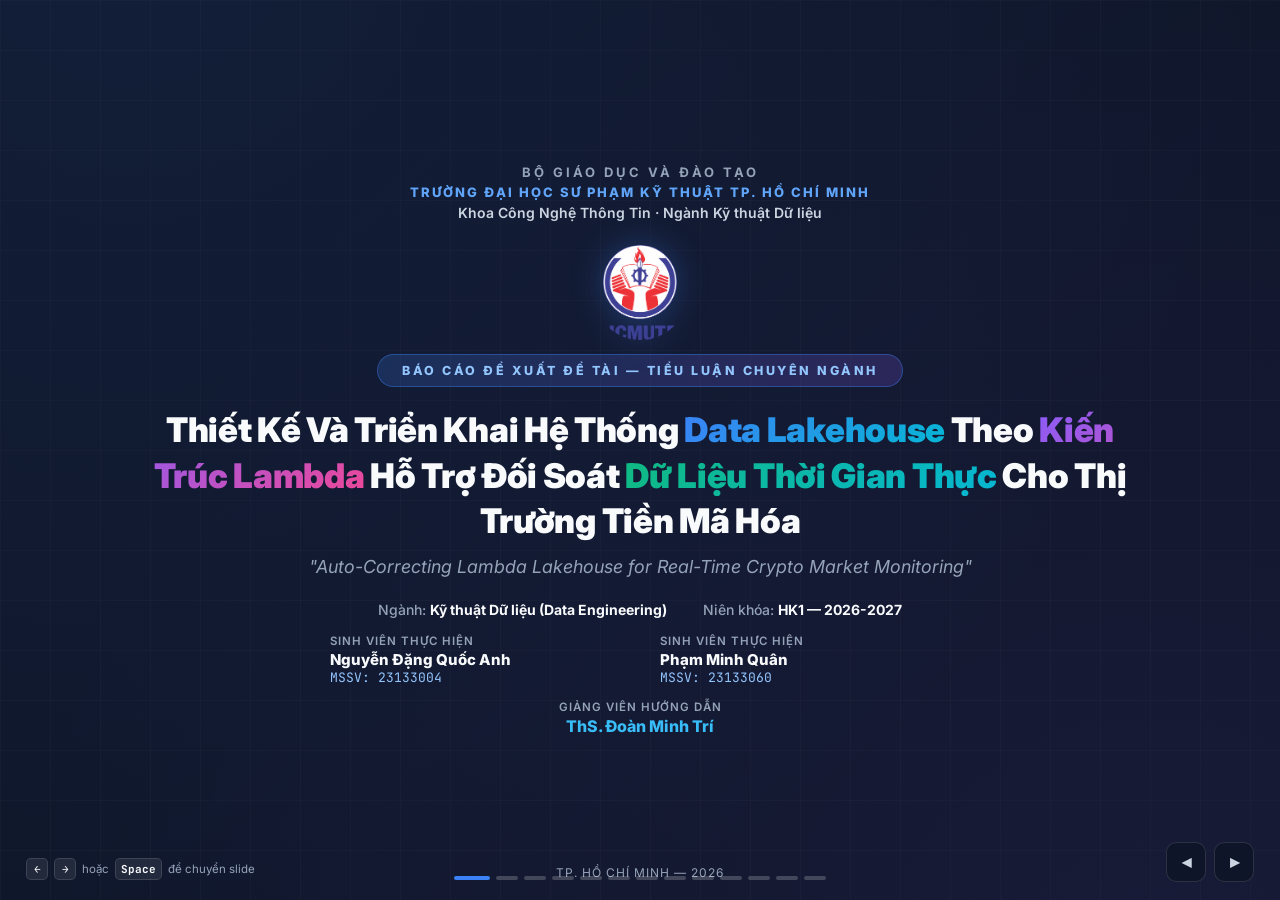
<file: dbt_project/docs/slides.html>
<!DOCTYPE html>
<html lang="vi">
<head>
<meta charset="UTF-8">
<meta name="viewport" content="width=device-width, initial-scale=1.0">
<title>Báo Cáo Đề Xuất — Lambda Lakehouse Crypto</title>
<link rel="preconnect" href="https://fonts.googleapis.com">
<link href="https://fonts.googleapis.com/css2?family=Inter:wght@300;400;500;600;700;800;900&family=JetBrains+Mono:wght@400;500;600;700&display=swap" rel="stylesheet">
<style>
  *, *::before, *::after { box-sizing: border-box; margin: 0; padding: 0; }

  :root {
    --bg-primary: #0a0e1a;
    --bg-slide: #0f1629;
    --bg-card: rgba(255,255,255,0.05);
    --bg-card-hover: rgba(255,255,255,0.08);
    --accent-blue: #3b82f6;
    --accent-cyan: #06b6d4;
    --accent-purple: #8b5cf6;
    --accent-emerald: #10b981;
    --accent-amber: #f59e0b;
    --accent-rose: #f43f5e;
    --text-primary: #f8fafc;
    --text-secondary: #cbd5e1;
    --text-muted: #94a3b8;
    --border-subtle: rgba(255,255,255,0.12);
    --gradient-blue: linear-gradient(135deg, #3b82f6, #06b6d4);
    --gradient-purple: linear-gradient(135deg, #8b5cf6, #ec4899);
    --gradient-emerald: linear-gradient(135deg, #10b981, #06b6d4);
    --gradient-amber: linear-gradient(135deg, #f59e0b, #ef4444);
    --gradient-rose: linear-gradient(135deg, #f43f5e, #8b5cf6);
    --font-main: 'Inter', -apple-system, system-ui, sans-serif;
    --font-mono: 'JetBrains Mono', 'Cascadia Code', monospace;
  }

  html, body { width: 100%; height: 100%; overflow: hidden; font-family: var(--font-main); background: var(--bg-primary); color: var(--text-primary); -webkit-font-smoothing: antialiased; }

  .slides-wrapper { width: 100%; height: 100%; position: relative; }

  .slide {
    position: absolute; inset: 0;
    display: flex; flex-direction: column; justify-content: center; align-items: center;
    padding: 40px 60px;
    opacity: 0; transform: translateX(60px);
    transition: opacity 0.45s cubic-bezier(0.4,0,0.2,1), transform 0.45s cubic-bezier(0.4,0,0.2,1);
    pointer-events: none; background: var(--bg-slide); overflow-y: auto;
  }
  .slide.active { opacity: 1; transform: translateX(0); pointer-events: all; z-index: 10; }
  .slide.prev { opacity: 0; transform: translateX(-60px); }

  .slide::before {
    content: ''; position: absolute; top: -50%; left: -50%; width: 200%; height: 200%;
    background: radial-gradient(circle at 30% 20%, rgba(59,130,246,0.08) 0%, transparent 50%),
                radial-gradient(circle at 70% 80%, rgba(139,92,246,0.07) 0%, transparent 50%);
    pointer-events: none; z-index: 0;
  }
  .slide::after {
    content: ''; position: absolute; inset: 0;
    background-image: linear-gradient(rgba(255,255,255,0.02) 1px, transparent 1px), linear-gradient(90deg, rgba(255,255,255,0.02) 1px, transparent 1px);
    background-size: 50px 50px; pointer-events: none; z-index: 0;
  }
  .slide > * { position: relative; z-index: 1; }

  /* ===== TYPOGRAPHY & HEADINGS ===== */
  .slide-number { position: absolute; top: 22px; left: 36px; font-size: 13px; font-weight: 700; letter-spacing: 3px; text-transform: uppercase; color: var(--text-muted); }
  .slide-number .current { color: var(--accent-blue); font-size: 16px; }

  .section-badge { display: inline-flex; align-items: center; gap: 8px; padding: 6px 16px; border-radius: 100px; font-size: 12px; font-weight: 700; letter-spacing: 2px; text-transform: uppercase; margin-bottom: 12px; border: 1px solid; }
  .badge-blue { background: rgba(59,130,246,0.15); color: #93c5fd; border-color: rgba(59,130,246,0.3); }
  .badge-purple { background: rgba(139,92,246,0.15); color: #c4b5fd; border-color: rgba(139,92,246,0.3); }
  .badge-emerald { background: rgba(16,185,129,0.15); color: #6ee7b7; border-color: rgba(16,185,129,0.3); }
  .badge-amber { background: rgba(245,158,11,0.15); color: #fde68a; border-color: rgba(245,158,11,0.3); }
  .badge-rose { background: rgba(244,63,94,0.15); color: #fda4af; border-color: rgba(244,63,94,0.3); }
  .badge-cyan { background: rgba(6,182,212,0.15); color: #67e8f9; border-color: rgba(6,182,212,0.3); }

  .slide-title { font-size: clamp(28px, 3.3vw, 44px); font-weight: 900; line-height: 1.2; margin-bottom: 16px; letter-spacing: -0.5px; text-align: center; }
  .highlight { background: var(--gradient-blue); -webkit-background-clip: text; -webkit-text-fill-color: transparent; background-clip: text; }
  .highlight-purple { background: var(--gradient-purple); -webkit-background-clip: text; -webkit-text-fill-color: transparent; background-clip: text; }
  .highlight-emerald { background: var(--gradient-emerald); -webkit-background-clip: text; -webkit-text-fill-color: transparent; background-clip: text; }
  .highlight-amber { background: var(--gradient-amber); -webkit-background-clip: text; -webkit-text-fill-color: transparent; background-clip: text; }
  .highlight-rose { background: var(--gradient-rose); -webkit-background-clip: text; -webkit-text-fill-color: transparent; background-clip: text; }

  .slide-subtitle { font-size: clamp(15px, 1.5vw, 19px); color: var(--text-secondary); line-height: 1.6; max-width: 960px; margin-bottom: 22px; text-align: center; }

  /* ===== CARDS ===== */
  .cards-grid { display: grid; gap: 16px; width: 100%; max-width: 1150px; }
  .cards-grid.cols-2 { grid-template-columns: 1fr 1fr; }
  .cards-grid.cols-3 { grid-template-columns: 1fr 1fr 1fr; }
  .cards-grid.cols-4 { grid-template-columns: 1fr 1fr 1fr 1fr; }

  .card { background: var(--bg-card); border: 1px solid var(--border-subtle); border-radius: 14px; padding: 20px 22px; transition: all 0.3s ease; position: relative; overflow: hidden; }
  .card:hover { background: var(--bg-card-hover); border-color: rgba(255,255,255,0.2); transform: translateY(-3px); }
  .card::before { content: ''; position: absolute; top: 0; left: 0; right: 0; height: 3px; }
  .card.accent-blue::before { background: var(--gradient-blue); }
  .card.accent-purple::before { background: var(--gradient-purple); }
  .card.accent-emerald::before { background: var(--gradient-emerald); }
  .card.accent-amber::before { background: var(--gradient-amber); }
  .card.accent-rose::before { background: var(--gradient-rose); }
  .card.accent-cyan::before { background: linear-gradient(90deg, #06b6d4, #3b82f6); }

  .card-icon { width: 44px; height: 44px; border-radius: 10px; display: flex; align-items: center; justify-content: center; font-size: 22px; margin-bottom: 12px; }
  .card-icon.blue { background: rgba(59,130,246,0.2); }
  .card-icon.purple { background: rgba(139,92,246,0.2); }
  .card-icon.emerald { background: rgba(16,185,129,0.2); }
  .card-icon.amber { background: rgba(245,158,11,0.2); }
  .card-icon.rose { background: rgba(244,63,94,0.2); }
  .card-icon.cyan { background: rgba(6,182,212,0.2); }

  .card-title { font-size: 15.5px; font-weight: 800; margin-bottom: 6px; color: var(--text-primary); }
  .card-desc { font-size: 13.5px; color: var(--text-secondary); line-height: 1.6; }

  /* ===== SVG DIAGRAM CONTAINER ===== */
  .diagram-box { width: 100%; max-width: 1150px; background: rgba(0,0,0,0.35); border: 1px solid var(--border-subtle); border-radius: 16px; padding: 22px 20px; position: relative; overflow: hidden; }
  .diagram-box::before { content: ''; position: absolute; inset: 0; background: radial-gradient(ellipse at 50% 0%, rgba(59,130,246,0.08), transparent 70%); pointer-events: none; }
  .diagram-box svg { width: 100%; height: auto; display: block; }

  /* ===== COVER ===== */
  .cover-content { text-align: center; max-width: 980px; }
  .cover-uni { font-size: 13px; font-weight: 700; letter-spacing: 3px; text-transform: uppercase; color: var(--text-muted); margin-bottom: 4px; }
  .cover-faculty { font-size: 14px; font-weight: 600; color: var(--text-secondary); margin-bottom: 24px; }
  .logo-img { width: 95px; height: 95px; border-radius: 50%; object-fit: contain; margin: 0 auto 14px auto; display: block; filter: drop-shadow(0 0 16px rgba(59,130,246,0.3)); }
  .cover-type-badge { display: inline-block; padding: 8px 24px; border-radius: 100px; font-size: 12.5px; font-weight: 800; letter-spacing: 2.5px; text-transform: uppercase; background: linear-gradient(135deg, rgba(59,130,246,0.2), rgba(139,92,246,0.2)); border: 1px solid rgba(59,130,246,0.4); color: #93c5fd; margin-bottom: 20px; }
  .cover-main-title { font-size: clamp(22px, 2.7vw, 34px); font-weight: 900; line-height: 1.35; margin-bottom: 12px; letter-spacing: -0.3px; }
  .cover-en-title { font-size: clamp(14px, 1.4vw, 18px); font-style: italic; color: var(--text-muted); margin-bottom: 24px; font-weight: 400; }
  .cover-meta { display: flex; justify-content: center; gap: 36px; font-size: 14px; color: var(--text-secondary); margin-bottom: 16px; }
  .cover-meta .label { color: var(--text-muted); font-weight: 500; }
  .cover-meta .value { color: var(--text-primary); font-weight: 700; }
  .cover-people { display: grid; grid-template-columns: 1fr 1fr; gap: 12px 40px; font-size: 13.5px; margin-top: 14px; text-align: left; max-width: 620px; margin-left: auto; margin-right: auto; }
  .cover-people .people-label { font-weight: 600; color: var(--text-muted); font-size: 11.5px; letter-spacing: 1px; text-transform: uppercase; margin-bottom: 2px; }
  .cover-people .people-name { font-weight: 800; color: var(--text-primary); font-size: 15px; }
  .cover-people .people-id { font-family: var(--font-mono); font-size: 13px; color: #93c5fd; }
  .cover-advisor { margin-top: 14px; text-align: center; font-size: 13.5px; }
  .cover-advisor .people-label { font-weight: 600; color: var(--text-muted); font-size: 11.5px; letter-spacing: 1px; text-transform: uppercase; margin-bottom: 2px; }
  .cover-advisor .people-name { font-weight: 800; color: #38bdf8; font-size: 16px; }
  .cover-footer-bar { position: absolute; bottom: 20px; font-size: 12px; color: var(--text-muted); letter-spacing: 1px; }

  /* ===== NUMBERED LIST ===== */
  .numbered-list { list-style: none; padding: 0; width: 100%; max-width: 1050px; }
  .numbered-list li { display: flex; align-items: flex-start; gap: 16px; padding: 12px 0; border-bottom: 1px solid var(--border-subtle); }
  .numbered-list li:last-child { border-bottom: none; }
  .numbered-list .num { flex-shrink: 0; width: 34px; height: 34px; border-radius: 8px; display: flex; align-items: center; justify-content: center; font-size: 15px; font-weight: 900; color: #fff; }
  .numbered-list .item-title { font-size: 15px; font-weight: 800; margin-bottom: 3px; color: var(--text-primary); }
  .numbered-list .item-desc { font-size: 13.5px; color: var(--text-secondary); line-height: 1.55; }

  /* ===== TIMELINE ===== */
  .timeline { width: 100%; max-width: 1080px; }
  .timeline-row { display: flex; align-items: stretch; gap: 16px; margin-bottom: 10px; }
  .timeline-phase { width: 110px; flex-shrink: 0; border-radius: 10px; display: flex; align-items: center; justify-content: center; font-size: 13.5px; font-weight: 800; color: #fff; text-align: center; padding: 8px; }
  .timeline-content { flex: 1; background: var(--bg-card); border: 1px solid var(--border-subtle); border-radius: 10px; padding: 12px 18px; }
  .timeline-content .tc-title { font-size: 14.5px; font-weight: 800; margin-bottom: 3px; color: var(--text-primary); }
  .timeline-content .tc-desc { font-size: 13px; color: var(--text-secondary); line-height: 1.5; }
  .timeline-content .tc-output { font-size: 12px; color: #34d399; font-weight: 700; margin-top: 4px; }

  /* ===== DIRECTION (2 CARDS: TLCN -> KLTN) ===== */
  .direction-container { display: grid; grid-template-columns: 1fr 1fr; gap: 24px; width: 100%; max-width: 1150px; }
  .direction-card { background: var(--bg-card); border: 1px solid var(--border-subtle); border-radius: 16px; padding: 26px 24px; text-align: left; transition: all 0.3s ease; position: relative; }
  .direction-card.phase-1 { border-color: rgba(59,130,246,0.4); background: rgba(59,130,246,0.06); }
  .direction-card.phase-2 { border-color: rgba(16,185,129,0.5); background: rgba(16,185,129,0.07); box-shadow: 0 0 35px rgba(16,185,129,0.12); }
  .direction-card.phase-2::after { content: '★ MỤC TIÊU TỐI HẬU'; position: absolute; top: -12px; right: 24px; background: var(--gradient-emerald); color: #fff; font-size: 10.5px; font-weight: 900; letter-spacing: 1.5px; padding: 4px 14px; border-radius: 100px; }
  .direction-card:hover { transform: translateY(-3px); }
  .direction-badge-tag { display: inline-block; font-size: 11px; font-weight: 800; letter-spacing: 1.5px; text-transform: uppercase; padding: 4px 12px; border-radius: 6px; margin-bottom: 8px; }
  .direction-title { font-size: 20px; font-weight: 900; margin-bottom: 4px; }
  .direction-sub { font-size: 13px; color: var(--text-muted); margin-bottom: 16px; font-weight: 600; }
  .direction-card ul { list-style: none; padding: 0; }
  .direction-card ul li { font-size: 13.5px; color: var(--text-secondary); padding: 7px 0; border-bottom: 1px solid var(--border-subtle); display: flex; align-items: flex-start; gap: 8px; line-height: 1.5; }
  .direction-card ul li:last-child { border-bottom: none; }
  .direction-card ul li::before { content: '✔'; font-weight: 800; flex-shrink: 0; font-size: 13px; }
  .direction-card.phase-1 ul li::before { color: #60a5fa; }
  .direction-card.phase-2 ul li::before { color: #34d399; }

  /* ===== CALLOUT ===== */
  .callout { width: 100%; max-width: 1150px; background: rgba(59,130,246,0.08); border: 1px solid rgba(59,130,246,0.25); border-left: 4px solid var(--accent-blue); border-radius: 0 12px 12px 0; padding: 14px 20px; margin-top: 16px; }
  .callout.emerald { background: rgba(16,185,129,0.08); border-color: rgba(16,185,129,0.25); border-left-color: var(--accent-emerald); }
  .callout.amber { background: rgba(245,158,11,0.08); border-color: rgba(245,158,11,0.25); border-left-color: var(--accent-amber); }
  .callout-text { font-size: 14px; color: var(--text-secondary); line-height: 1.6; font-style: italic; }
  .callout-text strong { color: #fff; font-style: normal; }

  /* Two-col */
  .two-col { display: grid; grid-template-columns: 1fr 1fr; gap: 24px; width: 100%; max-width: 1150px; align-items: start; }

  /* Status badges */
  .status-badge { display: inline-block; padding: 3px 10px; border-radius: 100px; font-size: 11px; font-weight: 800; letter-spacing: 0.5px; }
  .status-provisional { background: rgba(245,158,11,0.2); color: #fde68a; border: 1px solid rgba(245,158,11,0.4); }
  .status-reconciled { background: rgba(16,185,129,0.2); color: #6ee7b7; border: 1px solid rgba(16,185,129,0.4); }

  /* Tech tags */
  .tech-tags { display: flex; flex-wrap: wrap; gap: 6px; margin-top: 8px; }
  .tech-tag { font-size: 11px; font-weight: 700; padding: 3px 10px; border-radius: 100px; background: rgba(255,255,255,0.08); border: 1px solid var(--border-subtle); color: #cbd5e1; font-family: var(--font-mono); }

  /* ===== NAV ===== */
  .progress-bar { position: fixed; bottom: 0; left: 0; height: 4px; background: var(--gradient-blue); transition: width 0.4s ease; z-index: 100; border-radius: 0 2px 0 0; }
  .nav-controls { position: fixed; bottom: 18px; right: 26px; display: flex; gap: 8px; z-index: 100; }
  .nav-btn { width: 40px; height: 40px; border-radius: 10px; border: 1px solid var(--border-subtle); background: rgba(15,22,41,0.9); backdrop-filter: blur(12px); color: var(--text-secondary); cursor: pointer; display: flex; align-items: center; justify-content: center; font-size: 18px; font-weight: bold; transition: all 0.2s; }
  .nav-btn:hover { background: rgba(59,130,246,0.2); border-color: rgba(59,130,246,0.5); color: #60a5fa; }
  .slide-indicators { position: fixed; bottom: 20px; left: 50%; transform: translateX(-50%); display: flex; gap: 6px; z-index: 100; }
  .indicator { width: 22px; height: 4px; border-radius: 2px; background: rgba(255,255,255,0.2); cursor: pointer; transition: all 0.3s; }
  .indicator.active { width: 36px; background: var(--accent-blue); }
  .indicator:hover { background: rgba(255,255,255,0.4); }
  .keyboard-hint { position: fixed; bottom: 20px; left: 26px; font-size: 11.5px; color: var(--text-muted); z-index: 100; display: flex; align-items: center; gap: 6px; }
  .key { display: inline-flex; align-items: center; justify-content: center; min-width: 22px; height: 22px; padding: 0 5px; border-radius: 5px; background: rgba(255,255,255,0.08); border: 1px solid var(--border-subtle); font-size: 11px; font-weight: 700; font-family: var(--font-mono); color: var(--text-primary); }

  /* ===== ANIMATIONS ===== */
  @keyframes fadeInUp { from { opacity: 0; transform: translateY(18px); } to { opacity: 1; transform: translateY(0); } }
  .slide.active .anim-item { animation: fadeInUp 0.45s ease forwards; opacity: 0; }
  .slide.active .anim-item:nth-child(1) { animation-delay: 0.08s; }
  .slide.active .anim-item:nth-child(2) { animation-delay: 0.16s; }
  .slide.active .anim-item:nth-child(3) { animation-delay: 0.24s; }
  .slide.active .anim-item:nth-child(4) { animation-delay: 0.30s; }
  .slide.active .anim-item:nth-child(5) { animation-delay: 0.36s; }
  .slide.active .anim-item:nth-child(6) { animation-delay: 0.42s; }
  .slide.active .anim-item:nth-child(7) { animation-delay: 0.48s; }
  .slide.active .anim-item:nth-child(8) { animation-delay: 0.54s; }
  .slide.active .anim-item:nth-child(9) { animation-delay: 0.60s; }
  .slide.active .anim-item:nth-child(10) { animation-delay: 0.66s; }

  @media (max-width: 900px) {
    .slide { padding: 30px 20px; }
    .cards-grid.cols-3, .cards-grid.cols-4 { grid-template-columns: 1fr 1fr; }
    .direction-container { grid-template-columns: 1fr; }
    .two-col { grid-template-columns: 1fr; }
    .cover-meta { flex-direction: column; gap: 8px; align-items: center; }
  }
</style>
</head>
<body>

<div class="slides-wrapper" id="slidesWrapper">

<!-- ====== SLIDE 0: COVER ====== -->
<div class="slide active" id="slide-0">
  <div class="cover-content">
    <div class="cover-uni anim-item">BỘ GIÁO DỤC VÀ ĐÀO TẠO</div>
    <div class="cover-uni anim-item" style="color:#60a5fa; letter-spacing:2px; font-weight:800;">TRƯỜNG ĐẠI HỌC SƯ PHẠM KỸ THUẬT TP. HỒ CHÍ MINH</div>
    <div class="cover-faculty anim-item">Khoa Công Nghệ Thông Tin · Ngành Kỹ thuật Dữ liệu</div>
    <div class="anim-item"><img class="logo-img" src="assets/logo_hcmute.png" alt="Logo HCMUTE"></div>
    <div class="anim-item"><div class="cover-type-badge">Báo Cáo Đề Xuất Đề Tài — Tiểu Luận Chuyên Ngành</div></div>
    <div class="cover-main-title anim-item">
      Thiết Kế Và Triển Khai Hệ Thống <span class="highlight">Data Lakehouse</span> Theo <span class="highlight-purple">Kiến Trúc Lambda</span> Hỗ Trợ Đối Soát <span class="highlight-emerald">Dữ Liệu Thời Gian Thực</span> Cho Thị Trường Tiền Mã Hóa
    </div>
    <div class="cover-en-title anim-item">"Auto-Correcting Lambda Lakehouse for Real-Time Crypto Market Monitoring"</div>
    <div class="cover-meta anim-item">
      <span><span class="label">Ngành:</span> <span class="value">Kỹ thuật Dữ liệu (Data Engineering)</span></span>
      <span><span class="label">Niên khóa:</span> <span class="value">HK1 — 2026-2027</span></span>
    </div>
    <div class="cover-people anim-item">
      <div><div class="people-label">Sinh viên thực hiện</div><div class="people-name">Nguyễn Đặng Quốc Anh</div><div class="people-id">MSSV: 23133004</div></div>
      <div><div class="people-label">Sinh viên thực hiện</div><div class="people-name">Phạm Minh Quân</div><div class="people-id">MSSV: 23133060</div></div>
    </div>
    <div class="cover-advisor anim-item"><div class="people-label">Giảng viên hướng dẫn</div><div class="people-name">ThS. Đoàn Minh Trí</div></div>
  </div>
  <div class="cover-footer-bar anim-item">TP. HỒ CHÍ MINH — 2026</div>
</div>

<!-- ====== SLIDE 1: BỐI CẢNH ====== -->
<div class="slide" id="slide-1">
  <div class="slide-number"><span class="current">01</span> / 12</div>
  <div class="section-badge badge-blue anim-item">● Giới Thiệu Đề Tài</div>
  <div class="slide-title anim-item">Hai nhu cầu <span class="highlight">mâu thuẫn</span> trong xử lý dữ liệu lớn</div>

  <div class="diagram-box anim-item" style="max-width:960px;">
    <svg viewBox="0 0 840 280" fill="none" xmlns="http://www.w3.org/2000/svg">
      <!-- Batch side -->
      <rect x="20" y="25" width="340" height="230" rx="16" fill="rgba(59,130,246,0.1)" stroke="#3b82f6" stroke-width="2" stroke-dasharray="6 4"/>
      <text x="190" y="62" text-anchor="middle" fill="#60a5fa" font-size="16" font-weight="900" font-family="Inter">📊 BATCH ANALYTICS</text>
      <text x="190" y="90" text-anchor="middle" fill="#cbd5e1" font-size="13.5" font-weight="500" font-family="Inter">Phân tích lịch sử toàn diện</text>
      <rect x="45" y="112" width="290" height="34" rx="8" fill="rgba(59,130,246,0.18)"/>
      <text x="190" y="134" text-anchor="middle" fill="#93c5fd" font-size="13" font-weight="700" font-family="Inter">✓ Chính xác tuyệt đối (ACID)</text>
      <rect x="45" y="156" width="290" height="34" rx="8" fill="rgba(59,130,246,0.18)"/>
      <text x="190" y="178" text-anchor="middle" fill="#93c5fd" font-size="13" font-weight="700" font-family="Inter">✓ Deduplication & Historical Replay</text>
      <rect x="45" y="200" width="290" height="34" rx="8" fill="rgba(244,63,94,0.18)"/>
      <text x="190" y="222" text-anchor="middle" fill="#fda4af" font-size="13" font-weight="700" font-family="Inter">✗ Độ trễ: từ vài phút → vài giờ</text>

      <!-- VS -->
      <text x="420" y="148" text-anchor="middle" fill="#94a3b8" font-size="24" font-weight="900" font-family="Inter">VS</text>
      <line x1="390" y1="125" x2="390" y2="165" stroke="#475569" stroke-width="1.5"/>
      <line x1="450" y1="125" x2="450" y2="165" stroke="#475569" stroke-width="1.5"/>

      <!-- Speed side -->
      <rect x="480" y="25" width="340" height="230" rx="16" fill="rgba(139,92,246,0.1)" stroke="#8b5cf6" stroke-width="2" stroke-dasharray="6 4"/>
      <text x="650" y="62" text-anchor="middle" fill="#c4b5fd" font-size="16" font-weight="900" font-family="Inter">⚡ REAL-TIME STREAMING</text>
      <text x="650" y="90" text-anchor="middle" fill="#cbd5e1" font-size="13.5" font-weight="500" font-family="Inter">Phản hồi tức thời biến động</text>
      <rect x="505" y="112" width="290" height="34" rx="8" fill="rgba(139,92,246,0.18)"/>
      <text x="650" y="134" text-anchor="middle" fill="#c4b5fd" font-size="13" font-weight="700" font-family="Inter">✓ Độ trễ cực thấp (&lt; 5 giây)</text>
      <rect x="505" y="156" width="290" height="34" rx="8" fill="rgba(139,92,246,0.18)"/>
      <text x="650" y="178" text-anchor="middle" fill="#c4b5fd" font-size="13" font-weight="700" font-family="Inter">✓ Nắm bắt biến động thị trường ngay</text>
      <rect x="505" y="200" width="290" height="34" rx="8" fill="rgba(244,63,94,0.18)"/>
      <text x="650" y="222" text-anchor="middle" fill="#fda4af" font-size="13" font-weight="700" font-family="Inter">✗ Kết quả gần đúng (Provisional State)</text>
    </svg>
  </div>

  <div class="callout anim-item" style="max-width:960px;">
    <div class="callout-text"><strong>Lambda Architecture</strong> giải quyết mâu thuẫn này: tách thành <strong>Batch Layer</strong> (Ground Truth chuẩn xác) + <strong>Speed Layer</strong> (Tức thời), và hợp nhất tự động tại <strong>Serving Layer</strong>.</div>
  </div>
</div>

<!-- ====== SLIDE 2: KHOẢNG TRỐNG NGHIÊN CỨU ====== -->
<div class="slide" id="slide-2">
  <div class="slide-number"><span class="current">02</span> / 12</div>
  <div class="section-badge badge-blue anim-item">● Giới Thiệu Đề Tài</div>
  <div class="slide-title anim-item">Khoảng trống <span class="highlight-purple">nghiên cứu</span> & Giải pháp đề xuất</div>

  <div class="diagram-box anim-item" style="max-width:1050px;">
    <svg viewBox="0 0 960 250" fill="none" xmlns="http://www.w3.org/2000/svg">
      <!-- Problems -->
      <text x="235" y="26" text-anchor="middle" fill="#fb7185" font-size="14" font-weight="900" font-family="Inter" letter-spacing="2">❌ HẠN CHẾ HỆ THỐNG CŨ</text>
      <rect x="20" y="42" width="205" height="46" rx="10" fill="rgba(244,63,94,0.12)" stroke="rgba(244,63,94,0.4)" stroke-width="1.2"/>
      <text x="122" y="69" text-anchor="middle" fill="#fda4af" font-size="13" font-weight="700" font-family="Inter">Small File Problem</text>
      <rect x="245" y="42" width="205" height="46" rx="10" fill="rgba(244,63,94,0.12)" stroke="rgba(244,63,94,0.4)" stroke-width="1.2"/>
      <text x="347" y="69" text-anchor="middle" fill="#fda4af" font-size="13" font-weight="700" font-family="Inter">Thiếu ACID Transactions</text>
      <rect x="20" y="100" width="205" height="46" rx="10" fill="rgba(244,63,94,0.12)" stroke="rgba(244,63,94,0.4)" stroke-width="1.2"/>
      <text x="122" y="127" text-anchor="middle" fill="#fda4af" font-size="13" font-weight="700" font-family="Inter">Không có Data Quality Gate</text>
      <rect x="245" y="100" width="205" height="46" rx="10" fill="rgba(244,63,94,0.12)" stroke="rgba(244,63,94,0.4)" stroke-width="1.2"/>
      <text x="347" y="127" text-anchor="middle" fill="#fda4af" font-size="13" font-weight="700" font-family="Inter">Batch & Stream lệch pha</text>

      <!-- Arrow -->
      <text x="475" y="98" text-anchor="middle" fill="#94a3b8" font-size="34" font-family="Inter">→</text>

      <!-- Solutions -->
      <text x="725" y="26" text-anchor="middle" fill="#34d399" font-size="14" font-weight="900" font-family="Inter" letter-spacing="2">✓ GIẢI PHÁP ĐỀ TÀI</text>
      <rect x="505" y="42" width="215" height="46" rx="10" fill="rgba(16,185,129,0.14)" stroke="rgba(16,185,129,0.4)" stroke-width="1.2"/>
      <text x="612" y="62" text-anchor="middle" fill="#6ee7b7" font-size="13.5" font-weight="800" font-family="Inter">Apache Iceberg</text>
      <text x="612" y="78" text-anchor="middle" fill="#cbd5e1" font-size="11.5" font-family="Inter">Compaction + Snapshot Isolation</text>

      <rect x="735" y="42" width="205" height="46" rx="10" fill="rgba(16,185,129,0.14)" stroke="rgba(16,185,129,0.4)" stroke-width="1.2"/>
      <text x="837" y="62" text-anchor="middle" fill="#6ee7b7" font-size="13.5" font-weight="800" font-family="Inter">Single Source of Truth</text>
      <text x="837" y="78" text-anchor="middle" fill="#cbd5e1" font-size="11.5" font-family="Inter">Bronze Table trên MinIO S3</text>

      <rect x="505" y="100" width="215" height="46" rx="10" fill="rgba(16,185,129,0.14)" stroke="rgba(16,185,129,0.4)" stroke-width="1.2"/>
      <text x="612" y="120" text-anchor="middle" fill="#6ee7b7" font-size="13.5" font-weight="800" font-family="Inter">Data Quality Gate</text>
      <text x="612" y="136" text-anchor="middle" fill="#cbd5e1" font-size="11.5" font-family="Inter">Quarantine + Fault Injection</text>

      <rect x="735" y="100" width="205" height="46" rx="10" fill="rgba(16,185,129,0.14)" stroke="rgba(16,185,129,0.4)" stroke-width="1.2"/>
      <text x="837" y="120" text-anchor="middle" fill="#6ee7b7" font-size="13.5" font-weight="800" font-family="Inter">Query Merger ★</text>
      <text x="837" y="136" text-anchor="middle" fill="#cbd5e1" font-size="11.5" font-family="Inter">Watermark Auto-Correct</text>

      <!-- Bottom label -->
      <rect x="230" y="165" width="500" height="60" rx="14" fill="rgba(59,130,246,0.12)" stroke="rgba(59,130,246,0.35)" stroke-width="1.5"/>
      <text x="480" y="190" text-anchor="middle" fill="#60a5fa" font-size="14.5" font-weight="800" font-family="Inter">🎯 Bài toán thực tế: Giám sát thị trường tiền mã hóa BTCUSDT</text>
      <text x="480" y="210" text-anchor="middle" fill="#cbd5e1" font-size="13" font-family="Inter">OHLCV · VWAP · Return · Cảnh báo Price Spike · Cửa sổ 1m & 5m</text>
    </svg>
  </div>
</div>

<!-- ====== SLIDE 3: MỤC TIÊU NGHIÊN CỨU ====== -->
<div class="slide" id="slide-3">
  <div class="slide-number"><span class="current">03</span> / 12</div>
  <div class="section-badge badge-purple anim-item">● Mục Tiêu Nghiên Cứu</div>
  <div class="slide-title anim-item">06 mục tiêu <span class="highlight-purple">kỹ thuật</span> cốt lõi</div>

  <div class="cards-grid cols-3 anim-item" style="max-width:1150px;">
    <div class="card accent-blue">
      <div style="display:flex;align-items:center;gap:10px;margin-bottom:8px;"><div style="width:32px;height:32px;border-radius:8px;background:var(--gradient-blue);display:flex;align-items:center;justify-content:center;color:#fff;font-size:15px;font-weight:900;">1</div><div class="card-title">Kiến trúc Lambda Lakehouse</div></div>
      <div class="card-desc">3 lớp hoàn chỉnh (Batch, Speed, Serving) — chia sẻ Single Source of Truth trên Bronze Table.</div>
    </div>
    <div class="card accent-purple">
      <div style="display:flex;align-items:center;gap:10px;margin-bottom:8px;"><div style="width:32px;height:32px;border-radius:8px;background:var(--gradient-purple);display:flex;align-items:center;justify-content:center;color:#fff;font-size:15px;font-weight:900;">2</div><div class="card-title">Auto-Correcting Query Merger ★</div></div>
      <div class="card-desc">Đóng góp kỹ thuật cốt lõi: tự động đối soát Batch–Speed dựa theo mốc Batch Watermark.</div>
    </div>
    <div class="card accent-emerald">
      <div style="display:flex;align-items:center;gap:10px;margin-bottom:8px;"><div style="width:32px;height:32px;border-radius:8px;background:var(--gradient-emerald);display:flex;align-items:center;justify-content:center;color:#fff;font-size:15px;font-weight:900;">3</div><div class="card-title">Pipeline End-to-End Local</div></div>
      <div class="card-desc">Kafka → Spark → Iceberg → ClickHouse → FastAPI → Streamlit vận hành mượt trên 16 GB RAM.</div>
    </div>
    <div class="card accent-amber">
      <div style="display:flex;align-items:center;gap:10px;margin-bottom:8px;"><div style="width:32px;height:32px;border-radius:8px;background:var(--gradient-amber);display:flex;align-items:center;justify-content:center;color:#fff;font-size:15px;font-weight:900;">4</div><div class="card-title">Data Quality Gate & Fault Injector</div></div>
      <div class="card-desc">Chủ động chèn 4 loại lỗi (Duplicate, Late, OOO, Invalid) có Ground Truth để đo Precision/Recall.</div>
    </div>
    <div class="card accent-rose">
      <div style="display:flex;align-items:center;gap:10px;margin-bottom:8px;"><div style="width:32px;height:32px;border-radius:8px;background:var(--gradient-rose);display:flex;align-items:center;justify-content:center;color:#fff;font-size:15px;font-weight:900;">5</div><div class="card-title">Benchmark Định lượng 4 Kịch bản</div></div>
      <div class="card-desc">Đo đạc khoa học: Độ trễ Latency, Độ chính xác đối soát, Xử lý dữ liệu trễ/trùng, Hiệu quả Compaction.</div>
    </div>
    <div class="card accent-cyan">
      <div style="display:flex;align-items:center;gap:10px;margin-bottom:8px;"><div style="width:32px;height:32px;border-radius:8px;background:linear-gradient(135deg,#06b6d4,#3b82f6);display:flex;align-items:center;justify-content:center;color:#fff;font-size:15px;font-weight:900;">6</div><div class="card-title">Phân tích So sánh Kiến trúc</div></div>
      <div class="card-desc">Đánh giá ưu nhược điểm và Trade-offs: Lambda vs Kappa vs Medallion Architecture.</div>
    </div>
  </div>
</div>

<!-- ====== SLIDE 4: XÁC ĐỊNH BÀI TOÁN ====== -->
<div class="slide" id="slide-4">
  <div class="slide-number"><span class="current">04</span> / 12</div>
  <div class="section-badge badge-emerald anim-item">● Xác Định Bài Toán</div>
  <div class="slide-title anim-item"><span class="highlight-emerald">Crypto Market</span> Monitoring — Nghiệp Vụ BTCUSDT</div>

  <div class="diagram-box anim-item" style="max-width:1050px;">
    <svg viewBox="0 0 920 230" fill="none" xmlns="http://www.w3.org/2000/svg">
      <!-- Binance source -->
      <rect x="20" y="20" width="180" height="190" rx="16" fill="rgba(245,158,11,0.12)" stroke="#f59e0b" stroke-width="2"/>
      <text x="110" y="60" text-anchor="middle" fill="#fbbf24" font-size="28">₿</text>
      <text x="110" y="90" text-anchor="middle" fill="#fbbf24" font-size="14.5" font-weight="800" font-family="Inter">Binance Stream</text>
      <text x="110" y="112" text-anchor="middle" fill="#cbd5e1" font-size="12" font-family="Inter">WebSocket Live Feed</text>
      <text x="110" y="145" text-anchor="middle" fill="#94a3b8" font-size="12.5" font-weight="600" font-family="Inter">• BTCUSDT (MVP)</text>
      <text x="110" y="168" text-anchor="middle" fill="#94a3b8" font-size="12.5" font-family="Inter">• ETHUSDT, SOLUSDT</text>
      <text x="110" y="190" text-anchor="middle" fill="#94a3b8" font-size="12" font-family="Inter">trade_id, price, qty, time</text>

      <!-- Arrow -->
      <path d="M205 115 L245 115" stroke="#94a3b8" stroke-width="2" marker-end="url(#arrGrayL)"/>

      <!-- Processing -->
      <rect x="250" y="20" width="205" height="190" rx="16" fill="rgba(139,92,246,0.12)" stroke="#8b5cf6" stroke-width="2"/>
      <text x="352" y="55" text-anchor="middle" fill="#c4b5fd" font-size="15" font-weight="800" font-family="Inter">⚙️ Tính Toán Nghiệp Vụ</text>
      <rect x="268" y="70" width="170" height="28" rx="6" fill="rgba(139,92,246,0.2)"/>
      <text x="352" y="89" text-anchor="middle" fill="#e9d5ff" font-size="12" font-weight="700" font-family="Inter">Mô hình nến OHLCV (1m, 5m)</text>
      <rect x="268" y="105" width="170" height="28" rx="6" fill="rgba(139,92,246,0.2)"/>
      <text x="352" y="124" text-anchor="middle" fill="#e9d5ff" font-size="12" font-weight="700" font-family="Inter">Chỉ số giá VWAP</text>
      <rect x="268" y="140" width="170" height="28" rx="6" fill="rgba(139,92,246,0.2)"/>
      <text x="352" y="159" text-anchor="middle" fill="#e9d5ff" font-size="12" font-weight="700" font-family="Inter">Tổng khối lượng & Lợi suất</text>
      <rect x="268" y="174" width="170" height="26" rx="6" fill="rgba(244,63,94,0.2)"/>
      <text x="352" y="192" text-anchor="middle" fill="#fda4af" font-size="12" font-weight="700" font-family="Inter">Phát hiện Price Spike</text>

      <!-- Arrow -->
      <path d="M460 115 L500 115" stroke="#94a3b8" stroke-width="2" marker-end="url(#arrGrayL)"/>

      <!-- Output -->
      <rect x="505" y="20" width="200" height="190" rx="16" fill="rgba(16,185,129,0.12)" stroke="#10b981" stroke-width="2"/>
      <text x="605" y="55" text-anchor="middle" fill="#6ee7b7" font-size="15" font-weight="800" font-family="Inter">📊 Phản Hồi API</text>
      <rect x="525" y="72" width="160" height="30" rx="6" fill="rgba(245,158,11,0.2)"/>
      <text x="605" y="92" text-anchor="middle" fill="#fde68a" font-size="12" font-weight="700" font-family="Inter">⏳ Provisional (Tức thời)</text>
      <text x="605" y="122" text-anchor="middle" fill="#94a3b8" font-size="14" font-weight="bold" font-family="Inter">↓ Đối Soát Tự Động</text>
      <rect x="525" y="135" width="160" height="30" rx="6" fill="rgba(16,185,129,0.2)"/>
      <text x="605" y="155" text-anchor="middle" fill="#6ee7b7" font-size="12" font-weight="700" font-family="Inter">✓ Reconciled (Chuẩn xác)</text>
      <text x="605" y="190" text-anchor="middle" fill="#cbd5e1" font-size="12" font-family="Inter">Metadata: error_delta = 0.0</text>

      <!-- Arrow -->
      <path d="M710 115 L750 115" stroke="#94a3b8" stroke-width="2" marker-end="url(#arrGrayL)"/>

      <!-- Dashboard -->
      <rect x="755" y="35" width="145" height="160" rx="16" fill="rgba(59,130,246,0.12)" stroke="#3b82f6" stroke-width="2"/>
      <text x="827" y="80" text-anchor="middle" fill="#60a5fa" font-size="34">📺</text>
      <text x="827" y="112" text-anchor="middle" fill="#93c5fd" font-size="14" font-weight="800" font-family="Inter">Dashboard</text>
      <text x="827" y="132" text-anchor="middle" fill="#cbd5e1" font-size="12.5" font-family="Inter">Streamlit</text>
      <text x="827" y="155" text-anchor="middle" fill="#cbd5e1" font-size="11.5" font-family="Inter">Biểu đồ nến Realtime</text>
      <text x="827" y="172" text-anchor="middle" fill="#cbd5e1" font-size="11.5" font-family="Inter">& Cảnh báo tức thì</text>

      <defs><marker id="arrGrayL" viewBox="0 0 10 10" refX="9" refY="5" markerWidth="6" markerHeight="6" orient="auto"><path d="M0,0 L10,5 L0,10 z" fill="#94a3b8"/></marker></defs>
    </svg>
  </div>

  <div class="callout emerald anim-item" style="max-width:1050px;">
    <div class="callout-text"><strong>5 Tiêu chí nghiệm thu cốt lõi:</strong> ❶ Giá & Volume BTCUSDT 5m gần nhất? ❷ Biến động vượt ngưỡng? ❸ Nhãn Provisional hay Reconciled? ❹ Vị trí Batch Watermark? ❺ Error Delta = ?</div>
  </div>
</div>

<!-- ====== SLIDE 5: KIẾN TRÚC TỔNG QUAN ====== -->
<div class="slide" id="slide-5">
  <div class="slide-number"><span class="current">05</span> / 12</div>
  <div class="section-badge badge-amber anim-item">● Kiến Trúc Hệ Thống</div>
  <div class="slide-title anim-item">Sơ đồ kiến trúc <span class="highlight-amber">End-to-End</span> Lambda Lakehouse</div>

  <div class="diagram-box anim-item" style="max-width:1150px;">
    <svg viewBox="0 0 1020 400" fill="none" xmlns="http://www.w3.org/2000/svg">
      <text x="510" y="22" text-anchor="middle" fill="#94a3b8" font-size="12" font-weight="800" font-family="Inter" letter-spacing="3">INGESTION → HYBRID PROCESSING (LAMBDA) → SERVING</text>

      <!-- Binance -->
      <rect x="15" y="145" width="125" height="90" rx="12" fill="rgba(245,158,11,0.12)" stroke="#f59e0b" stroke-width="2"/>
      <text x="77" y="178" text-anchor="middle" fill="#fbbf24" font-size="22">₿</text>
      <text x="77" y="202" text-anchor="middle" fill="#fbbf24" font-size="12.5" font-weight="800" font-family="Inter">Binance WS</text>
      <text x="77" y="220" text-anchor="middle" fill="#cbd5e1" font-size="11" font-family="Inter">Live Trade Feed</text>

      <!-- Arrow -->
      <path d="M142 190 L172 190" stroke="#f59e0b" stroke-width="2" marker-end="url(#arrOrangeL)"/>

      <!-- Fault Injector -->
      <rect x="175" y="152" width="105" height="76" rx="10" fill="rgba(244,63,94,0.12)" stroke="#f43f5e" stroke-width="1.5"/>
      <text x="227" y="180" text-anchor="middle" fill="#fda4af" font-size="12" font-weight="800" font-family="Inter">🛡️ Fault</text>
      <text x="227" y="198" text-anchor="middle" fill="#fda4af" font-size="12" font-weight="800" font-family="Inter">Injector</text>
      <text x="227" y="216" text-anchor="middle" fill="#cbd5e1" font-size="9.5" font-family="Inter">Chèn lỗi kiểm thử</text>

      <!-- Arrow -->
      <path d="M282 190 L312 190" stroke="#f43f5e" stroke-width="2" marker-end="url(#arrRoseL)"/>

      <!-- Kafka -->
      <rect x="315" y="145" width="115" height="90" rx="12" fill="rgba(6,182,212,0.12)" stroke="#06b6d4" stroke-width="2"/>
      <text x="372" y="178" text-anchor="middle" fill="#67e8f9" font-size="13" font-weight="800" font-family="Inter">Apache Kafka</text>
      <text x="372" y="198" text-anchor="middle" fill="#cbd5e1" font-size="11.5" font-family="Inter">KRaft Mode</text>
      <text x="372" y="218" text-anchor="middle" fill="#94a3b8" font-size="10.5" font-family="Inter">Message Bus</text>

      <!-- Kafka arrows split -->
      <path d="M432 165 L480 90" stroke="#06b6d4" stroke-width="2" marker-end="url(#arrCyanL)"/>
      <path d="M432 215 L480 290" stroke="#06b6d4" stroke-width="2" marker-end="url(#arrCyanL)"/>

      <!-- SPEED LAYER -->
      <rect x="485" y="40" width="245" height="120" rx="14" fill="rgba(139,92,246,0.1)" stroke="#8b5cf6" stroke-width="2"/>
      <text x="607" y="65" text-anchor="middle" fill="#c4b5fd" font-size="13.5" font-weight="900" font-family="Inter" letter-spacing="1">⚡ SPEED LAYER</text>
      <rect x="500" y="75" width="215" height="26" rx="6" fill="rgba(139,92,246,0.18)"/>
      <text x="607" y="93" text-anchor="middle" fill="#e9d5ff" font-size="11.5" font-weight="700" font-family="Inter">Spark Structured Streaming</text>
      <rect x="500" y="106" width="215" height="24" rx="6" fill="rgba(139,92,246,0.18)"/>
      <text x="607" y="123" text-anchor="middle" fill="#e9d5ff" font-size="11" font-weight="600" font-family="Inter">Window 1m/5m · Watermarking · SLA&lt;5s</text>
      <text x="607" y="148" text-anchor="middle" fill="#fde68a" font-size="11.5" font-weight="800" font-family="Inter">→ speed_agg [Provisional]</text>

      <!-- BATCH LAYER -->
      <rect x="485" y="235" width="245" height="150" rx="14" fill="rgba(59,130,246,0.1)" stroke="#3b82f6" stroke-width="2"/>
      <text x="607" y="260" text-anchor="middle" fill="#93c5fd" font-size="13.5" font-weight="900" font-family="Inter" letter-spacing="1">📊 BATCH LAYER</text>
      <rect x="500" y="270" width="100" height="26" rx="6" fill="rgba(245,158,11,0.18)"/>
      <text x="550" y="288" text-anchor="middle" fill="#fde68a" font-size="11.5" font-weight="700" font-family="Inter">Bronze</text>
      <text x="612" y="288" text-anchor="middle" fill="#94a3b8" font-size="14">→</text>
      <rect x="625" y="270" width="90" height="26" rx="6" fill="rgba(96,165,250,0.18)"/>
      <text x="670" y="288" text-anchor="middle" fill="#93c5fd" font-size="11.5" font-weight="700" font-family="Inter">Silver (DQ)</text>
      <text x="607" y="322" text-anchor="middle" fill="#94a3b8" font-size="12">↓ Spark Batch</text>
      <rect x="540" y="330" width="135" height="26" rx="6" fill="rgba(16,185,129,0.18)"/>
      <text x="607" y="348" text-anchor="middle" fill="#6ee7b7" font-size="11.5" font-weight="700" font-family="Inter">Gold (OHLCV/VWAP)</text>
      <text x="607" y="374" text-anchor="middle" fill="#6ee7b7" font-size="11.5" font-weight="800" font-family="Inter">→ batch_agg [Ground Truth]</text>

      <!-- Arrows to serving -->
      <path d="M732 100 L775 190" stroke="#8b5cf6" stroke-width="1.8" marker-end="url(#arrPurpleL)"/>
      <path d="M732 310 L775 230" stroke="#3b82f6" stroke-width="1.8" marker-end="url(#arrBlueL)"/>

      <!-- SERVING LAYER -->
      <rect x="780" y="140" width="225" height="135" rx="14" fill="rgba(16,185,129,0.1)" stroke="#10b981" stroke-width="2.5"/>
      <text x="892" y="165" text-anchor="middle" fill="#6ee7b7" font-size="13" font-weight="900" font-family="Inter" letter-spacing="1">🔀 SERVING LAYER</text>
      <rect x="795" y="176" width="195" height="28" rx="6" fill="rgba(16,185,129,0.2)"/>
      <text x="892" y="195" text-anchor="middle" fill="#6ee7b7" font-size="11.5" font-weight="800" font-family="Inter">Auto-Correcting Query Merger</text>
      <rect x="795" y="210" width="195" height="22" rx="5" fill="rgba(255,255,255,0.06)"/>
      <text x="892" y="226" text-anchor="middle" fill="#cbd5e1" font-size="11" font-family="Inter">FastAPI · ClickHouse OLAP</text>
      <rect x="795" y="238" width="92" height="24" rx="5" fill="rgba(245,158,11,0.18)"/>
      <text x="841" y="255" text-anchor="middle" fill="#fde68a" font-size="11" font-weight="700" font-family="Inter">Provisional</text>
      <rect x="898" y="238" width="92" height="24" rx="5" fill="rgba(16,185,129,0.18)"/>
      <text x="944" y="255" text-anchor="middle" fill="#6ee7b7" font-size="11" font-weight="700" font-family="Inter">Reconciled</text>

      <defs>
        <marker id="arrOrangeL" viewBox="0 0 10 10" refX="9" refY="5" markerWidth="6" markerHeight="6" orient="auto"><path d="M0,0 L10,5 L0,10z" fill="#f59e0b"/></marker>
        <marker id="arrRoseL" viewBox="0 0 10 10" refX="9" refY="5" markerWidth="6" markerHeight="6" orient="auto"><path d="M0,0 L10,5 L0,10z" fill="#f43f5e"/></marker>
        <marker id="arrCyanL" viewBox="0 0 10 10" refX="9" refY="5" markerWidth="6" markerHeight="6" orient="auto"><path d="M0,0 L10,5 L0,10z" fill="#06b6d4"/></marker>
        <marker id="arrPurpleL" viewBox="0 0 10 10" refX="9" refY="5" markerWidth="6" markerHeight="6" orient="auto"><path d="M0,0 L10,5 L0,10z" fill="#8b5cf6"/></marker>
        <marker id="arrBlueL" viewBox="0 0 10 10" refX="9" refY="5" markerWidth="6" markerHeight="6" orient="auto"><path d="M0,0 L10,5 L0,10z" fill="#3b82f6"/></marker>
      </defs>
    </svg>
  </div>
</div>

<!-- ====== SLIDE 6: INGESTION LAYER ====== -->
<div class="slide" id="slide-6">
  <div class="slide-number"><span class="current">06</span> / 12</div>
  <div class="section-badge badge-cyan anim-item">● Flow Chi Tiết</div>
  <div class="slide-title anim-item">Tầng thu thập dữ liệu — <span class="highlight">Ingestion Layer</span></div>

  <div class="diagram-box anim-item" style="max-width:1050px;">
    <svg viewBox="0 0 940 220" fill="none" xmlns="http://www.w3.org/2000/svg">
      <!-- WebSocket -->
      <rect x="15" y="45" width="160" height="120" rx="14" fill="rgba(245,158,11,0.12)" stroke="#f59e0b" stroke-width="2"/>
      <text x="95" y="80" text-anchor="middle" fill="#fbbf24" font-size="28">₿</text>
      <text x="95" y="108" text-anchor="middle" fill="#fbbf24" font-size="13" font-weight="800" font-family="Inter">Binance WebSocket</text>
      <text x="95" y="128" text-anchor="middle" fill="#cbd5e1" font-size="11.5" font-family="Inter">Live JSON Trade Stream</text>
      <text x="95" y="148" text-anchor="middle" fill="#94a3b8" font-size="11" font-family="Inter">trade_id, price, qty</text>

      <path d="M178 105 L218 105" stroke="#f59e0b" stroke-width="2" marker-end="url(#arrO2L)"/>

      <!-- Python Collector -->
      <rect x="225" y="50" width="135" height="110" rx="12" fill="rgba(59,130,246,0.12)" stroke="#3b82f6" stroke-width="1.8"/>
      <text x="292" y="82" text-anchor="middle" fill="#60a5fa" font-size="20">🐍</text>
      <text x="292" y="108" text-anchor="middle" fill="#93c5fd" font-size="13" font-weight="800" font-family="Inter">Python Collector</text>
      <text x="292" y="128" text-anchor="middle" fill="#cbd5e1" font-size="11.5" font-family="Inter">Async WebSockets</text>
      <text x="292" y="148" text-anchor="middle" fill="#34d399" font-size="11" font-weight="700" font-family="Inter">RAM &lt; 250 MB</text>

      <path d="M363 105 L403 105" stroke="#3b82f6" stroke-width="2" marker-end="url(#arrB2L)"/>

      <!-- Fault Injector -->
      <rect x="410" y="35" width="165" height="145" rx="14" fill="rgba(244,63,94,0.12)" stroke="#f43f5e" stroke-width="2"/>
      <text x="492" y="65" text-anchor="middle" fill="#fda4af" font-size="13" font-weight="900" font-family="Inter">🛡️ FAULT INJECTOR</text>
      <rect x="425" y="75" width="135" height="22" rx="5" fill="rgba(244,63,94,0.2)"/>
      <text x="492" y="91" text-anchor="middle" fill="#fda4af" font-size="11" font-weight="700" font-family="Inter">Duplicate Events (10%)</text>
      <rect x="425" y="101" width="135" height="22" rx="5" fill="rgba(244,63,94,0.2)"/>
      <text x="492" y="117" text-anchor="middle" fill="#fda4af" font-size="11" font-weight="700" font-family="Inter">Late Data 1-5m (10%)</text>
      <rect x="425" y="127" width="135" height="22" rx="5" fill="rgba(244,63,94,0.2)"/>
      <text x="492" y="143" text-anchor="middle" fill="#fda4af" font-size="11" font-weight="700" font-family="Inter">Out-of-Order Events</text>
      <text x="492" y="167" text-anchor="middle" fill="#cbd5e1" font-size="10.5" font-family="Inter">Gán nhãn is_injected=true</text>

      <path d="M578 105 L618 105" stroke="#f43f5e" stroke-width="2" marker-end="url(#arrR2L)"/>

      <!-- Kafka -->
      <rect x="625" y="45" width="135" height="120" rx="14" fill="rgba(6,182,212,0.12)" stroke="#06b6d4" stroke-width="2"/>
      <text x="692" y="80" text-anchor="middle" fill="#67e8f9" font-size="13" font-weight="800" font-family="Inter">Apache Kafka</text>
      <text x="692" y="102" text-anchor="middle" fill="#cbd5e1" font-size="12" font-family="Inter">KRaft (No ZK)</text>
      <text x="692" y="124" text-anchor="middle" fill="#94a3b8" font-size="11" font-family="Inter">crypto.trades</text>
      <text x="692" y="145" text-anchor="middle" fill="#34d399" font-size="11" font-weight="700" font-family="Inter">768 MB – 1 GB</text>

      <path d="M763 85 L800 68" stroke="#06b6d4" stroke-width="1.8" marker-end="url(#arrC2L)"/>
      <path d="M763 125 L800 142" stroke="#06b6d4" stroke-width="1.8" marker-end="url(#arrC2L)"/>

      <!-- Split outputs -->
      <rect x="805" y="38" width="120" height="52" rx="10" fill="rgba(139,92,246,0.14)" stroke="#8b5cf6" stroke-width="1.5"/>
      <text x="865" y="62" text-anchor="middle" fill="#c4b5fd" font-size="12" font-weight="800" font-family="Inter">⚡ Speed Layer</text>
      <text x="865" y="80" text-anchor="middle" fill="#cbd5e1" font-size="11" font-family="Inter">Spark Streaming</text>

      <rect x="805" y="120" width="120" height="52" rx="10" fill="rgba(59,130,246,0.14)" stroke="#3b82f6" stroke-width="1.5"/>
      <text x="865" y="144" text-anchor="middle" fill="#93c5fd" font-size="12" font-weight="800" font-family="Inter">📊 Batch Layer</text>
      <text x="865" y="162" text-anchor="middle" fill="#cbd5e1" font-size="11" font-family="Inter">Bronze Iceberg</text>

      <defs>
        <marker id="arrO2L" viewBox="0 0 10 10" refX="9" refY="5" markerWidth="6" markerHeight="6" orient="auto"><path d="M0,0 L10,5 L0,10z" fill="#f59e0b"/></marker>
        <marker id="arrB2L" viewBox="0 0 10 10" refX="9" refY="5" markerWidth="6" markerHeight="6" orient="auto"><path d="M0,0 L10,5 L0,10z" fill="#3b82f6"/></marker>
        <marker id="arrR2L" viewBox="0 0 10 10" refX="9" refY="5" markerWidth="6" markerHeight="6" orient="auto"><path d="M0,0 L10,5 L0,10z" fill="#f43f5e"/></marker>
        <marker id="arrC2L" viewBox="0 0 10 10" refX="9" refY="5" markerWidth="6" markerHeight="6" orient="auto"><path d="M0,0 L10,5 L0,10z" fill="#06b6d4"/></marker>
      </defs>
    </svg>
  </div>
</div>

<!-- ====== SLIDE 7: BATCH + SPEED LAYER ====== -->
<div class="slide" id="slide-7">
  <div class="slide-number"><span class="current">07</span> / 12</div>
  <div class="section-badge badge-purple anim-item">● Flow Chi Tiết</div>
  <div class="slide-title anim-item"><span class="highlight-purple">Speed Layer</span> (Luồng) & <span class="highlight">Batch Layer</span> (Lô)</div>

  <div class="two-col anim-item">
    <div class="diagram-box" style="padding:22px;">
      <svg viewBox="0 0 420 280" fill="none" xmlns="http://www.w3.org/2000/svg">
        <text x="210" y="24" text-anchor="middle" fill="#c4b5fd" font-size="14" font-weight="900" font-family="Inter" letter-spacing="1">⚡ SPEED LAYER (SPARK STREAMING)</text>
        <rect x="20" y="38" width="380" height="42" rx="8" fill="rgba(6,182,212,0.12)" stroke="#06b6d4" stroke-width="1.2"/>
        <text x="210" y="64" text-anchor="middle" fill="#67e8f9" font-size="12.5" font-weight="700" font-family="Inter">Kafka Topic → Spark Structured Streaming</text>
        <path d="M210 82 L210 102" stroke="#8b5cf6" stroke-width="1.5" marker-end="url(#arrP3L)"/>
        <rect x="35" y="105" width="165" height="40" rx="8" fill="rgba(139,92,246,0.18)"/>
        <text x="117" y="124" text-anchor="middle" fill="#e9d5ff" font-size="12" font-weight="700" font-family="Inter">Tumbling Window</text>
        <text x="117" y="139" text-anchor="middle" fill="#cbd5e1" font-size="11" font-family="Inter">1 phút & 5 phút</text>
        <rect x="220" y="105" width="165" height="40" rx="8" fill="rgba(139,92,246,0.18)"/>
        <text x="302" y="124" text-anchor="middle" fill="#e9d5ff" font-size="12" font-weight="700" font-family="Inter">Watermarking</text>
        <text x="302" y="139" text-anchor="middle" fill="#cbd5e1" font-size="11" font-family="Inter">Ngưỡng trễ 1-2 phút</text>
        <path d="M210 148 L210 168" stroke="#8b5cf6" stroke-width="1.5" marker-end="url(#arrP3L)"/>
        <rect x="40" y="172" width="340" height="40" rx="8" fill="rgba(139,92,246,0.12)" stroke="#8b5cf6" stroke-width="1.2"/>
        <text x="210" y="192" text-anchor="middle" fill="#c4b5fd" font-size="12.5" font-weight="800" font-family="Inter">Tính toán OHLCV, VWAP, Volume</text>
        <text x="210" y="206" text-anchor="middle" fill="#cbd5e1" font-size="11" font-family="Inter">Độ trễ xử lý (SLA) &lt; 5 giây</text>
        <path d="M210 215 L210 230" stroke="#f59e0b" stroke-width="1.5" marker-end="url(#arrY3L)"/>
        <rect x="60" y="235" width="300" height="34" rx="8" fill="rgba(245,158,11,0.18)" stroke="#f59e0b" stroke-width="1.5"/>
        <text x="210" y="257" text-anchor="middle" fill="#fde68a" font-size="12.5" font-weight="800" font-family="Inter">Ghi ClickHouse: speed_agg [Provisional]</text>
        <defs>
          <marker id="arrP3L" viewBox="0 0 10 10" refX="5" refY="9" markerWidth="6" markerHeight="6" orient="auto"><path d="M0,0 L5,10 L10,0z" fill="#8b5cf6"/></marker>
          <marker id="arrY3L" viewBox="0 0 10 10" refX="5" refY="9" markerWidth="6" markerHeight="6" orient="auto"><path d="M0,0 L5,10 L10,0z" fill="#f59e0b"/></marker>
        </defs>
      </svg>
    </div>

    <div class="diagram-box" style="padding:22px;">
      <svg viewBox="0 0 420 280" fill="none" xmlns="http://www.w3.org/2000/svg">
        <text x="210" y="24" text-anchor="middle" fill="#93c5fd" font-size="14" font-weight="900" font-family="Inter" letter-spacing="1">📊 BATCH LAYER (ICEBERG ON MINIO)</text>
        <rect x="20" y="38" width="380" height="42" rx="8" fill="rgba(245,158,11,0.14)" stroke="#f59e0b" stroke-width="1.2"/>
        <text x="210" y="58" text-anchor="middle" fill="#fde68a" font-size="12.5" font-weight="800" font-family="Inter">Bronze Table (Single Source of Truth)</text>
        <text x="210" y="73" text-anchor="middle" fill="#cbd5e1" font-size="11" font-family="Inter">Immutable · ACID Snapshot Isolation</text>
        <path d="M210 82 L210 104" stroke="#3b82f6" stroke-width="1.5" marker-end="url(#arrBl3L)"/>
        <rect x="35" y="105" width="165" height="40" rx="8" fill="rgba(59,130,246,0.18)"/>
        <text x="117" y="124" text-anchor="middle" fill="#93c5fd" font-size="12" font-weight="700" font-family="Inter">Silver (Đã làm sạch)</text>
        <text x="117" y="139" text-anchor="middle" fill="#cbd5e1" font-size="11" font-family="Inter">Deduplicate theo trade_id</text>
        <rect x="220" y="105" width="165" height="40" rx="8" fill="rgba(244,63,94,0.18)"/>
        <text x="302" y="124" text-anchor="middle" fill="#fda4af" font-size="12" font-weight="700" font-family="Inter">Quarantine Table</text>
        <text x="302" y="139" text-anchor="middle" fill="#cbd5e1" font-size="11" font-family="Inter">Cách ly dữ liệu sai schema</text>
        <path d="M117 148 L117 170" stroke="#3b82f6" stroke-width="1.5" marker-end="url(#arrBl3L)"/>
        <rect x="40" y="172" width="340" height="40" rx="8" fill="rgba(16,185,129,0.12)" stroke="#10b981" stroke-width="1.2"/>
        <text x="210" y="192" text-anchor="middle" fill="#6ee7b7" font-size="12.5" font-weight="800" font-family="Inter">Gold Table — Chuẩn xác tuyệt đối</text>
        <text x="210" y="206" text-anchor="middle" fill="#cbd5e1" font-size="11" font-family="Inter">Spark Batch Job · Cron Schedule / API Trigger</text>
        <path d="M210 215 L210 230" stroke="#10b981" stroke-width="1.5" marker-end="url(#arrG3L)"/>
        <rect x="60" y="235" width="300" height="34" rx="8" fill="rgba(16,185,129,0.18)" stroke="#10b981" stroke-width="1.5"/>
        <text x="210" y="257" text-anchor="middle" fill="#6ee7b7" font-size="12.5" font-weight="800" font-family="Inter">Ghi ClickHouse: batch_agg [Ground Truth]</text>
        <defs>
          <marker id="arrBl3L" viewBox="0 0 10 10" refX="5" refY="9" markerWidth="6" markerHeight="6" orient="auto"><path d="M0,0 L5,10 L10,0z" fill="#3b82f6"/></marker>
          <marker id="arrG3L" viewBox="0 0 10 10" refX="5" refY="9" markerWidth="6" markerHeight="6" orient="auto"><path d="M0,0 L5,10 L10,0z" fill="#10b981"/></marker>
        </defs>
      </svg>
    </div>
  </div>
</div>

<!-- ====== SLIDE 8: SERVING LAYER — QUERY MERGER ====== -->
<div class="slide" id="slide-8">
  <div class="slide-number"><span class="current">08</span> / 12</div>
  <div class="section-badge badge-emerald anim-item">● Đóng Góp Kỹ Thuật Cốt Lõi</div>
  <div class="slide-title anim-item">Thuật toán <span class="highlight-emerald">Auto-Correcting</span> Query Merger ★</div>

  <div class="diagram-box anim-item" style="max-width:1050px;">
    <svg viewBox="0 0 940 300" fill="none" xmlns="http://www.w3.org/2000/svg">
      <!-- Input -->
      <rect x="20" y="105" width="145" height="80" rx="12" fill="rgba(59,130,246,0.14)" stroke="#3b82f6" stroke-width="2"/>
      <text x="92" y="135" text-anchor="middle" fill="#93c5fd" font-size="13" font-weight="800" font-family="Inter">📥 API Request</text>
      <text x="92" y="156" text-anchor="middle" fill="#cbd5e1" font-size="11.5" font-family="Inter">symbol, start, end</text>
      <text x="92" y="174" text-anchor="middle" fill="#94a3b8" font-size="11" font-family="Inter">GET /api/market</text>

      <path d="M168 145 L215 145" stroke="#3b82f6" stroke-width="2" marker-end="url(#arrB4L)"/>

      <!-- Watermark check -->
      <rect x="220" y="75" width="200" height="140" rx="14" fill="rgba(16,185,129,0.1)" stroke="#10b981" stroke-width="2.5"/>
      <text x="320" y="104" text-anchor="middle" fill="#6ee7b7" font-size="13.5" font-weight="900" font-family="Inter">🔀 QUERY MERGER</text>
      <text x="320" y="128" text-anchor="middle" fill="#cbd5e1" font-size="12" font-family="Inter">1. Lấy batch_watermark</text>
      <text x="320" y="148" text-anchor="middle" fill="#cbd5e1" font-size="12" font-family="Inter">2. So sánh event_time</text>
      <text x="320" y="168" text-anchor="middle" fill="#cbd5e1" font-size="12" font-family="Inter">3. Dispatch & Merge</text>
      <text x="320" y="196" text-anchor="middle" fill="#34d399" font-size="11.5" font-weight="800" font-family="Inter">FastAPI Service (Async)</text>

      <!-- 3 paths -->
      <path d="M422 110 L500 55" stroke="#34d399" stroke-width="1.8" marker-end="url(#arrG4L)"/>
      <path d="M422 145 L500 145" stroke="#f59e0b" stroke-width="1.8" marker-end="url(#arrY4L)"/>
      <path d="M422 180 L500 235" stroke="#8b5cf6" stroke-width="1.8" marker-end="url(#arrP4L)"/>

      <!-- Case 1 -->
      <rect x="505" y="25" width="225" height="60" rx="10" fill="rgba(16,185,129,0.14)" stroke="#10b981" stroke-width="1.5"/>
      <text x="617" y="50" text-anchor="middle" fill="#6ee7b7" font-size="12" font-weight="800" font-family="Inter">event_time &lt; batch_watermark</text>
      <text x="617" y="70" text-anchor="middle" fill="#34d399" font-size="13" font-weight="800" font-family="Inter">→ batch_agg ✓ (Reconciled)</text>

      <!-- Case 2 -->
      <rect x="505" y="115" width="225" height="60" rx="10" fill="rgba(245,158,11,0.14)" stroke="#f59e0b" stroke-width="1.5"/>
      <text x="617" y="140" text-anchor="middle" fill="#fde68a" font-size="12" font-weight="800" font-family="Inter">event_time ≥ batch_watermark</text>
      <text x="617" y="160" text-anchor="middle" fill="#fbbf24" font-size="13" font-weight="800" font-family="Inter">→ speed_agg ⏳ (Provisional)</text>

      <!-- Case 3 -->
      <rect x="505" y="205" width="225" height="60" rx="10" fill="rgba(139,92,246,0.14)" stroke="#8b5cf6" stroke-width="1.5"/>
      <text x="617" y="230" text-anchor="middle" fill="#c4b5fd" font-size="12" font-weight="800" font-family="Inter">Giao thoa Batch ∩ Speed</text>
      <text x="617" y="250" text-anchor="middle" fill="#a78bfa" font-size="13" font-weight="800" font-family="Inter">→ Hợp nhất 🔀 (Partially)</text>

      <!-- Output -->
      <path d="M733 55 L785 145" stroke="#34d399" stroke-width="1.5" stroke-dasharray="5 3"/>
      <path d="M733 145 L785 145" stroke="#f59e0b" stroke-width="1.5" stroke-dasharray="5 3"/>
      <path d="M733 235 L785 145" stroke="#8b5cf6" stroke-width="1.5" stroke-dasharray="5 3"/>

      <rect x="788" y="95" width="135" height="100" rx="12" fill="rgba(59,130,246,0.12)" stroke="#3b82f6" stroke-width="2"/>
      <text x="855" y="124" text-anchor="middle" fill="#93c5fd" font-size="12" font-weight="800" font-family="Inter">📤 JSON Response</text>
      <text x="855" y="145" text-anchor="middle" fill="#cbd5e1" font-size="11" font-family="Inter">OHLCV + VWAP</text>
      <text x="855" y="162" text-anchor="middle" fill="#cbd5e1" font-size="11" font-family="Inter">accuracy_status</text>
      <text x="855" y="180" text-anchor="middle" fill="#cbd5e1" font-size="11" font-family="Inter">reconciliation_delta</text>

      <defs>
        <marker id="arrB4L" viewBox="0 0 10 10" refX="9" refY="5" markerWidth="6" markerHeight="6" orient="auto"><path d="M0,0 L10,5 L0,10z" fill="#3b82f6"/></marker>
        <marker id="arrG4L" viewBox="0 0 10 10" refX="9" refY="5" markerWidth="6" markerHeight="6" orient="auto"><path d="M0,0 L10,5 L0,10z" fill="#34d399"/></marker>
        <marker id="arrY4L" viewBox="0 0 10 10" refX="9" refY="5" markerWidth="6" markerHeight="6" orient="auto"><path d="M0,0 L10,5 L0,10z" fill="#f59e0b"/></marker>
        <marker id="arrP4L" viewBox="0 0 10 10" refX="9" refY="5" markerWidth="6" markerHeight="6" orient="auto"><path d="M0,0 L10,5 L0,10z" fill="#8b5cf6"/></marker>
      </defs>
    </svg>
  </div>
</div>

<!-- ====== SLIDE 9: TECH STACK ====== -->
<div class="slide" id="slide-9">
  <div class="slide-number"><span class="current">09</span> / 12</div>
  <div class="section-badge badge-cyan anim-item">● Công Nghệ</div>
  <div class="slide-title anim-item">Stack công nghệ <span class="highlight">MVP</span> & Phân bổ RAM (16 GB)</div>

  <div class="diagram-box anim-item" style="max-width:1080px;">
    <svg viewBox="0 0 980 270" fill="none" xmlns="http://www.w3.org/2000/svg">
      <!-- Row 1: Ingestion -->
      <text x="75" y="24" text-anchor="middle" fill="#94a3b8" font-size="11" font-weight="800" font-family="Inter" letter-spacing="2">INGESTION</text>
      <rect x="15" y="34" width="125" height="56" rx="10" fill="rgba(245,158,11,0.14)" stroke="#f59e0b" stroke-width="1.5"/>
      <text x="77" y="58" text-anchor="middle" fill="#fbbf24" font-size="12" font-weight="800" font-family="Inter">🐍 Python</text>
      <text x="77" y="76" text-anchor="middle" fill="#cbd5e1" font-size="10.5" font-family="Inter">Collector + Injector</text>

      <path d="M143 62 L170 62" stroke="#94a3b8" stroke-width="1.5" marker-end="url(#arrGr5L)"/>

      <!-- Message Bus -->
      <text x="237" y="24" text-anchor="middle" fill="#94a3b8" font-size="11" font-weight="800" font-family="Inter" letter-spacing="2">EVENT BUS</text>
      <rect x="175" y="34" width="135" height="56" rx="10" fill="rgba(6,182,212,0.14)" stroke="#06b6d4" stroke-width="1.5"/>
      <text x="242" y="58" text-anchor="middle" fill="#67e8f9" font-size="12" font-weight="800" font-family="Inter">Apache Kafka</text>
      <text x="242" y="76" text-anchor="middle" fill="#cbd5e1" font-size="10.5" font-family="Inter">KRaft · 768MB–1GB</text>

      <path d="M313 62 L345 62" stroke="#94a3b8" stroke-width="1.5" marker-end="url(#arrGr5L)"/>

      <!-- Processing -->
      <text x="437" y="24" text-anchor="middle" fill="#94a3b8" font-size="11" font-weight="800" font-family="Inter" letter-spacing="2">PROCESSING</text>
      <rect x="350" y="34" width="180" height="56" rx="10" fill="rgba(139,92,246,0.14)" stroke="#8b5cf6" stroke-width="1.8"/>
      <text x="440" y="58" text-anchor="middle" fill="#c4b5fd" font-size="12.5" font-weight="800" font-family="Inter">Apache Spark</text>
      <text x="440" y="76" text-anchor="middle" fill="#cbd5e1" font-size="10.5" font-family="Inter">Batch + Streaming · 3.5–4GB</text>

      <path d="M533 62 L565 62" stroke="#94a3b8" stroke-width="1.5" marker-end="url(#arrGr5L)"/>

      <!-- Storage -->
      <text x="652" y="24" text-anchor="middle" fill="#94a3b8" font-size="11" font-weight="800" font-family="Inter" letter-spacing="2">STORAGE</text>
      <rect x="570" y="34" width="170" height="56" rx="10" fill="rgba(59,130,246,0.14)" stroke="#3b82f6" stroke-width="1.5"/>
      <text x="655" y="58" text-anchor="middle" fill="#93c5fd" font-size="12" font-weight="800" font-family="Inter">MinIO + Iceberg</text>
      <text x="655" y="76" text-anchor="middle" fill="#cbd5e1" font-size="10.5" font-family="Inter">S3 · ACID · 512–768MB</text>

      <path d="M743 62 L775 62" stroke="#94a3b8" stroke-width="1.5" marker-end="url(#arrGr5L)"/>

      <!-- Serving DB -->
      <text x="862" y="24" text-anchor="middle" fill="#94a3b8" font-size="11" font-weight="800" font-family="Inter" letter-spacing="2">OLAP</text>
      <rect x="780" y="34" width="175" height="56" rx="10" fill="rgba(16,185,129,0.14)" stroke="#10b981" stroke-width="1.5"/>
      <text x="867" y="58" text-anchor="middle" fill="#6ee7b7" font-size="12" font-weight="800" font-family="Inter">ClickHouse</text>
      <text x="867" y="76" text-anchor="middle" fill="#cbd5e1" font-size="10.5" font-family="Inter">Single Node · 1–1.5GB</text>

      <!-- Row 2: Serving -->
      <text x="242" y="125" text-anchor="middle" fill="#94a3b8" font-size="11" font-weight="800" font-family="Inter" letter-spacing="2">SERVING API</text>
      <rect x="175" y="135" width="135" height="52" rx="10" fill="rgba(16,185,129,0.14)" stroke="#10b981" stroke-width="1.5"/>
      <text x="242" y="158" text-anchor="middle" fill="#6ee7b7" font-size="12" font-weight="800" font-family="Inter">FastAPI</text>
      <text x="242" y="174" text-anchor="middle" fill="#cbd5e1" font-size="10.5" font-family="Inter">Query Merger · Async</text>

      <text x="440" y="125" text-anchor="middle" fill="#94a3b8" font-size="11" font-weight="800" font-family="Inter" letter-spacing="2">DASHBOARD</text>
      <rect x="350" y="135" width="180" height="52" rx="10" fill="rgba(244,63,94,0.14)" stroke="#f43f5e" stroke-width="1.5"/>
      <text x="440" y="158" text-anchor="middle" fill="#fda4af" font-size="12" font-weight="800" font-family="Inter">Streamlit</text>
      <text x="440" y="174" text-anchor="middle" fill="#cbd5e1" font-size="10.5" font-family="Inter">Real-time Charts & Alerts</text>

      <text x="655" y="125" text-anchor="middle" fill="#94a3b8" font-size="11" font-weight="800" font-family="Inter" letter-spacing="2">INFRASTRUCTURE</text>
      <rect x="570" y="135" width="170" height="52" rx="10" fill="rgba(139,92,246,0.12)" stroke="#8b5cf6" stroke-width="1.5"/>
      <text x="655" y="158" text-anchor="middle" fill="#c4b5fd" font-size="12" font-weight="800" font-family="Inter">Docker Compose</text>
      <text x="655" y="174" text-anchor="middle" fill="#cbd5e1" font-size="10.5" font-family="Inter">cgroup RAM Limits</text>

      <!-- Memory Budget Bar -->
      <text x="490" y="222" text-anchor="middle" fill="#94a3b8" font-size="12" font-weight="800" font-family="Inter" letter-spacing="1">NGÂN SÁCH BỘ NHỚ: 16 GB RAM TỔNG THỂ</text>
      <rect x="50" y="234" width="880" height="26" rx="8" fill="rgba(255,255,255,0.05)" stroke="var(--border-subtle)" stroke-width="1"/>
      <rect x="53" y="237" width="420" height="20" rx="6" fill="rgba(59,130,246,0.3)"/>
      <text x="263" y="252" text-anchor="middle" fill="#93c5fd" font-size="11.5" font-weight="800" font-family="Inter">Services Docker: 7.5 – 8.5 GB RAM</text>
      <rect x="477" y="237" width="450" height="20" rx="6" fill="rgba(16,185,129,0.25)"/>
      <text x="702" y="252" text-anchor="middle" fill="#6ee7b7" font-size="11.5" font-weight="800" font-family="Inter">Dự phòng OS + File Cache + WSL2: 7.5 – 8.0 GB RAM</text>

      <defs><marker id="arrGr5L" viewBox="0 0 10 10" refX="9" refY="5" markerWidth="6" markerHeight="6" orient="auto"><path d="M0,0 L10,5 L0,10z" fill="#94a3b8"/></marker></defs>
    </svg>
  </div>
</div>

<!-- ====== SLIDE 10: DỰ KIẾN ĐẦU RA ====== -->
<div class="slide" id="slide-10">
  <div class="slide-number"><span class="current">10</span> / 12</div>
  <div class="section-badge badge-blue anim-item">● Dự Kiến Đầu Ra</div>
  <div class="slide-title anim-item">08 sản phẩm <span class="highlight">nghiệm thu</span> đề tài MVP</div>

  <div class="cards-grid cols-4 anim-item" style="max-width:1150px;">
    <div class="card accent-cyan"><div class="card-icon cyan">📡</div><div class="card-title">Ingestion Pipeline</div><div class="card-desc">Python Collector + Kafka thu thập dữ liệu BTCUSDT live ổn định.</div></div>
    <div class="card accent-blue"><div class="card-icon blue">🧊</div><div class="card-title">Bronze Iceberg</div><div class="card-desc">Lưu trữ sự kiện bất biến trên MinIO S3 với ACID Snapshot Isolation.</div></div>
    <div class="card accent-purple"><div class="card-icon purple">⚡</div><div class="card-title">Speed Layer</div><div class="card-desc">Spark Streaming tính OHLCV/VWAP ghi vào speed_agg với SLA &lt; 5s.</div></div>
    <div class="card accent-emerald"><div class="card-icon emerald">📊</div><div class="card-title">Batch Layer</div><div class="card-desc">Spark Batch Bronze→Silver→Gold, tạo Ground Truth vào batch_agg.</div></div>
    <div class="card accent-amber"><div class="card-icon amber">🔀</div><div class="card-title">Query Merger API</div><div class="card-desc">FastAPI tự động đối soát dựa trên Watermark → JSON chuẩn hóa.</div></div>
    <div class="card accent-rose"><div class="card-icon rose">🛡️</div><div class="card-title">DQ Gate + Injector</div><div class="card-desc">Phát hiện 4 loại lỗi và cách ly tự động vào Quarantine Table.</div></div>
    <div class="card accent-blue"><div class="card-icon blue">📺</div><div class="card-title">Dashboard Streamlit</div><div class="card-desc">Trực quan hóa biến động nến, cảnh báo bất thường và nhãn đối soát.</div></div>
    <div class="card accent-purple"><div class="card-icon purple">📈</div><div class="card-title">Benchmark Report</div><div class="card-desc">Báo cáo số liệu 4 bài benchmark: Latency, Correctness, Fault, Compaction.</div></div>
  </div>
</div>

<!-- ====== SLIDE 11: TIẾN ĐỘ ====== -->
<div class="slide" id="slide-11">
  <div class="slide-number"><span class="current">11</span> / 12</div>
  <div class="section-badge badge-cyan anim-item">● Kế Hoạch Tiến Độ</div>
  <div class="slide-title anim-item">Kế hoạch thực hiện <span class="highlight">10 tuần</span></div>

  <div class="timeline anim-item">
    <div class="timeline-row">
      <div class="timeline-phase" style="background:var(--gradient-blue);">Tuần 1–2</div>
      <div class="timeline-content"><div class="tc-title">Nghiên cứu & Thiết lập môi trường</div><div class="tc-desc">Hoàn thiện thiết kế kiến trúc, Docker Compose cụm dịch vụ (Kafka, Spark, MinIO, ClickHouse).</div><div class="tc-output">→ Docker Compose hoàn chỉnh, Tài liệu thiết kế hệ thống</div></div>
    </div>
    <div class="timeline-row">
      <div class="timeline-phase" style="background:var(--gradient-emerald);">Tuần 3–4</div>
      <div class="timeline-content"><div class="tc-title">Data Ingestion Pipeline</div><div class="tc-desc">Xây dựng Python Collector, Fault Injector, nạp dữ liệu Kafka → ghi vào Bronze Iceberg Table trên MinIO.</div><div class="tc-output">→ Pipeline Ingestion ổn định, Bronze Table trên MinIO</div></div>
    </div>
    <div class="timeline-row">
      <div class="timeline-phase" style="background:var(--gradient-purple);">Tuần 5–6</div>
      <div class="timeline-content"><div class="tc-title">Speed Layer & Batch Layer</div><div class="tc-desc">Phát triển Spark Streaming Job + Spark Batch Job tính toán nến OHLCV/VWAP ghi vào ClickHouse.</div><div class="tc-output">→ Bảng speed_agg và batch_agg trong ClickHouse</div></div>
    </div>
    <div class="timeline-row">
      <div class="timeline-phase" style="background:var(--gradient-amber);">Tuần 7–8</div>
      <div class="timeline-content"><div class="tc-title">Serving Layer & Dashboard</div><div class="tc-desc">Phát triển FastAPI Auto-Correcting Query Merger, Data Quality Gate, Quarantine, Streamlit Dashboard.</div><div class="tc-output">→ API đối soát tự động, Dashboard giám sát trực quan</div></div>
    </div>
    <div class="timeline-row">
      <div class="timeline-phase" style="background:var(--gradient-rose);">Tuần 9–10</div>
      <div class="timeline-content"><div class="tc-title">Benchmark & Hoàn thiện Báo cáo</div><div class="tc-desc">Thực hiện 4 bài Benchmark định lượng, thu thập số liệu, phân tích kết quả và hoàn thiện báo cáo TLCN.</div><div class="tc-output">→ Báo cáo hoàn chỉnh, Slide bảo vệ & Video Demo</div></div>
    </div>
  </div>
</div>

<!-- ====== SLIDE 12: ĐỊNH HƯỚNG TLCN -> KLTN ====== -->
<div class="slide" id="slide-12">
  <div class="slide-number"><span class="current">12</span> / 12</div>
  <div class="section-badge badge-rose anim-item">● Định Hướng Nhiệm Vụ</div>
  <div class="slide-title anim-item">Định hướng nhiệm vụ: <span class="highlight-rose">TLCN → KLTN</span></div>
  <div class="slide-subtitle anim-item">Nhóm định hướng phát triển đề tài liên tục từ Tiểu luận chuyên ngành lên Khóa luận tốt nghiệp</div>

  <div class="direction-container anim-item">
    <!-- Phase 1: TLCN -->
    <div class="direction-card phase-1">
      <div class="direction-badge-tag" style="background:rgba(59,130,246,0.2);color:#93c5fd;">GIAI ĐOẠN 1</div>
      <div class="direction-title" style="color:#60a5fa;">Tiểu Luận Chuyên Ngành (TLCN)</div>
      <div class="direction-sub">Học kỳ 1 — Năm học 2026-2027 · Mục tiêu: Xây dựng nền tảng cốt lõi (MVP)</div>
      <ul>
        <li>Xây dựng hoàn chỉnh kiến trúc <strong>Lambda Lakehouse MVP</strong> trên Docker 16GB RAM.</li>
        <li>Hiện thực Ingestion Pipeline hoàn chỉnh: Binance WebSocket → Fault Injector → Kafka KRaft.</li>
        <li>Triển khai lõi <strong>Auto-Correcting Query Merger v1.0</strong> tự động đối soát Batch–Speed theo Watermark.</li>
        <li>Thực hiện <strong>4 bài Benchmark định lượng</strong> nền tảng (Latency, Correctness, Fault, Compaction).</li>
        <li>Xây dựng <strong>Streamlit Dashboard</strong> giám sát nến OHLCV và trạng thái đối soát thời gian thực.</li>
      </ul>
    </div>

    <!-- Phase 2: KLTN -->
    <div class="direction-card phase-2">
      <div class="direction-badge-tag" style="background:rgba(16,185,129,0.25);color:#6ee7b7;">GIAI ĐOẠN 2 (TIẾP NỐI)</div>
      <div class="direction-title" style="color:#34d399;">Khóa Luận Tốt Nghiệp (KLTN)</div>
      <div class="direction-sub">Học kỳ 2 — Năm học 2026-2027 · Mục tiêu: Mở rộng chuyên sâu & Chuẩn hóa Production</div>
      <ul>
        <li>Mở rộng theo dõi <strong>Multi-symbol</strong> (BTC, ETH, SOL...) & <strong>Multi-exchange</strong> (Binance, OKX, Bybit).</li>
        <li>Tích hợp <strong>Dagster Workflow Orchestrator</strong> & <strong>dbt-spark</strong> quản lý pipeline dữ liệu tự động.</li>
        <li>Triển khai <strong>Redis Hot Cache</strong> cho Speed View (Phương án B) tối ưu hóa độ trễ & throughput cao.</li>
        <li>Ứng dụng mô hình <strong>Machine Learning</strong> phát hiện bất thường giá/khối lượng (Isolation Forest).</li>
        <li>Nâng cấp <strong>Iceberg REST Catalog</strong>, cơ chế WAP (Write-Audit-Publish) & triển khai cụm <strong>Kubernetes</strong>.</li>
      </ul>
    </div>
  </div>

  <div class="callout emerald anim-item">
    <div class="callout-text"><strong>Lợi thế của định hướng TLCN → KLTN:</strong> Giúp nhóm kế thừa trọn vẹn nền tảng kỹ thuật và kiến trúc đã kiểm chứng trong TLCN, từ đó tập trung nâng cấp chiều sâu giải thuật, tích hợp Machine Learning và mở rộng quy mô lớn chuẩn doanh nghiệp trong Khóa luận tốt nghiệp. <strong>Nhóm kính mong nhận được ý kiến định hướng từ Thầy!</strong></div>
  </div>
</div>

</div><!-- end slides-wrapper -->

<div class="progress-bar" id="progressBar"></div>
<div class="slide-indicators" id="indicators"></div>
<div class="nav-controls">
  <button class="nav-btn" onclick="prevSlide()" title="Slide trước">◂</button>
  <button class="nav-btn" onclick="nextSlide()" title="Slide tiếp">▸</button>
</div>
<div class="keyboard-hint"><span class="key">←</span><span class="key">→</span> hoặc <span class="key">Space</span> để chuyển slide</div>

<script>
const slides = document.querySelectorAll('.slide');
const progressBar = document.getElementById('progressBar');
const indicatorsContainer = document.getElementById('indicators');
let currentSlide = 0;
const totalSlides = slides.length;

for (let i = 0; i < totalSlides; i++) {
  const dot = document.createElement('div');
  dot.className = 'indicator' + (i === 0 ? ' active' : '');
  dot.addEventListener('click', () => goToSlide(i));
  indicatorsContainer.appendChild(dot);
}

function updateSlide() {
  slides.forEach((s, i) => { s.classList.remove('active', 'prev'); if (i === currentSlide) s.classList.add('active'); else if (i < currentSlide) s.classList.add('prev'); });
  progressBar.style.width = ((currentSlide + 1) / totalSlides) * 100 + '%';
  document.querySelectorAll('.indicator').forEach((ind, i) => ind.classList.toggle('active', i === currentSlide));
}
function nextSlide() { if (currentSlide < totalSlides - 1) { currentSlide++; updateSlide(); } }
function prevSlide() { if (currentSlide > 0) { currentSlide--; updateSlide(); } }
function goToSlide(i) { currentSlide = i; updateSlide(); }

document.addEventListener('keydown', (e) => {
  if (e.key === 'ArrowRight' || e.key === ' ' || e.key === 'Enter') { e.preventDefault(); nextSlide(); }
  else if (e.key === 'ArrowLeft' || e.key === 'Backspace') { e.preventDefault(); prevSlide(); }
  else if (e.key === 'Home') { e.preventDefault(); goToSlide(0); }
  else if (e.key === 'End') { e.preventDefault(); goToSlide(totalSlides - 1); }
});

let touchX = 0;
document.addEventListener('touchstart', e => { touchX = e.touches[0].clientX; });
document.addEventListener('touchend', e => { const d = touchX - e.changedTouches[0].clientX; if (Math.abs(d) > 50) { d > 0 ? nextSlide() : prevSlide(); } });

let wt = null;
document.addEventListener('wheel', e => { e.preventDefault(); if (wt) return; wt = setTimeout(() => { wt = null; }, 600); e.deltaY > 0 ? nextSlide() : prevSlide(); }, { passive: false });
</script>
</body>
</html>
</file>
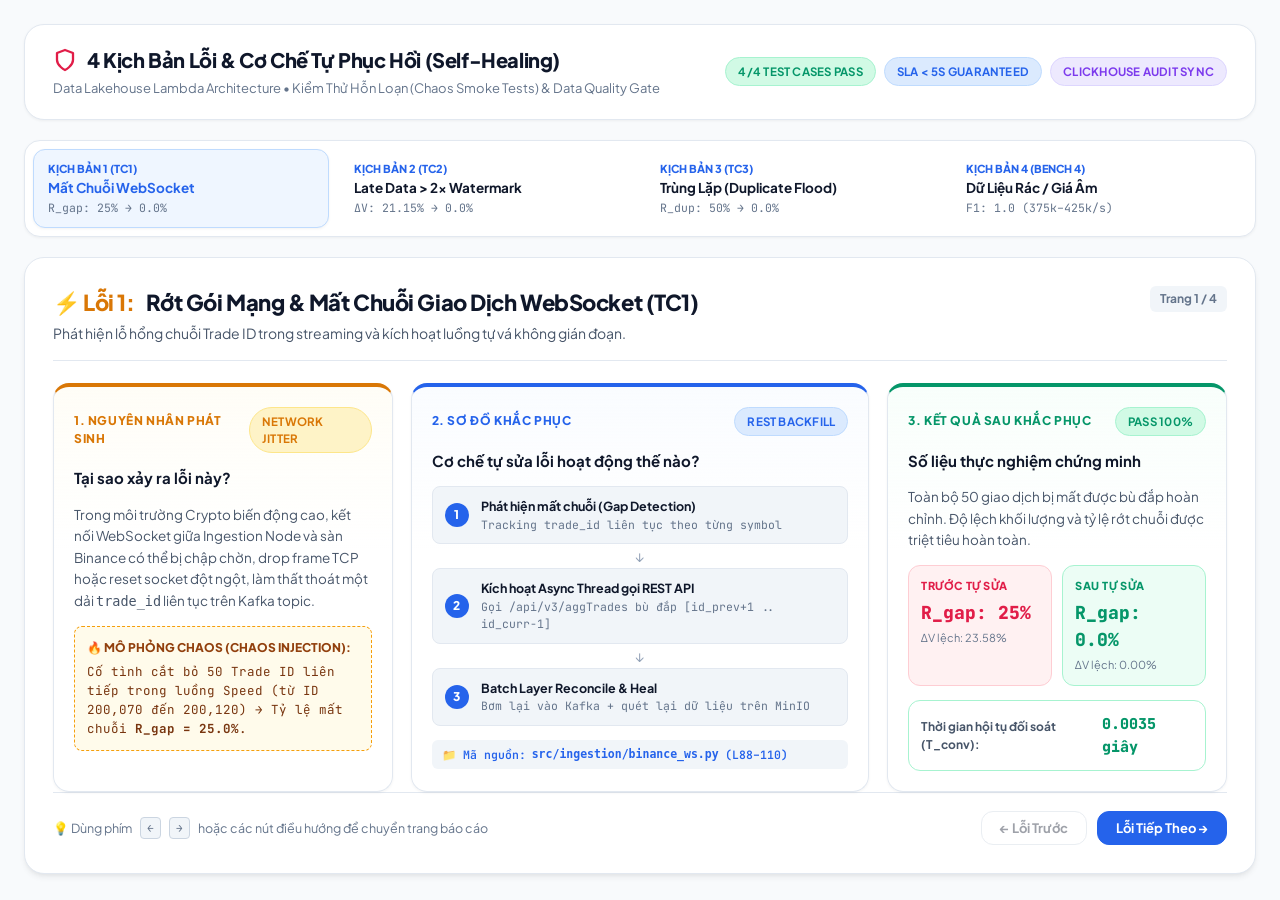
<file: docs/presentation/4erors.html>
<!DOCTYPE html>
<html lang="vi">
<head>
<meta charset="UTF-8">
<meta name="viewport" content="width=device-width, initial-scale=1.0">
<title>4 Kịch Bản Lỗi & Cơ Chế Tự Phục Hồi (Self-Healing) — Data Lakehouse</title>
<link rel="preconnect" href="https://fonts.googleapis.com">
<link rel="preconnect" href="https://fonts.gstatic.com" crossorigin>
<link href="https://fonts.googleapis.com/css2?family=Plus+Jakarta+Sans:wght@400;500;600;700;800&family=JetBrains+Mono:wght@400;500;600&display=swap" rel="stylesheet">
<style>
  /* ══════════════════════════════════════════════════════
     RESET & LIGHT THEME DESIGN SYSTEM
  ══════════════════════════════════════════════════════ */
  *, *::before, *::after { box-sizing: border-box; margin: 0; padding: 0; }

  :root {
    --bg-main: #F8FAFC;
    --bg-card: #FFFFFF;
    --bg-subtle: #F1F5F9;
    --bg-accent: #EFF6FF;

    --text-primary: #0F172A;
    --text-secondary: #475569;
    --text-muted: #64748B;
    --text-light: #94A3B8;

    --border-soft: #E2E8F0;
    --border-strong: #CBD5E1;

    --brand-blue: #2563EB;
    --brand-blue-soft: #DBEAFE;
    --brand-emerald: #059669;
    --brand-emerald-soft: #D1FAE5;
    --brand-amber: #D97706;
    --brand-amber-soft: #FEF3C7;
    --brand-rose: #E11D48;
    --brand-rose-soft: #FFE4E6;
    --brand-purple: #7C3AED;
    --brand-purple-soft: #EDE9FE;

    --shadow-sm: 0 1px 3px rgba(0,0,0,0.05);
    --shadow-md: 0 4px 6px -1px rgba(0,0,0,0.07), 0 2px 4px -2px rgba(0,0,0,0.05);
    --shadow-lg: 0 10px 15px -3px rgba(0,0,0,0.08), 0 4px 6px -4px rgba(0,0,0,0.04);

    --radius-sm: 8px;
    --radius-md: 12px;
    --radius-lg: 16px;
    --radius-xl: 20px;
  }

  body {
    font-family: 'Plus Jakarta Sans', -apple-system, BlinkMacSystemFont, "Segoe UI", Roboto, sans-serif;
    background-color: var(--bg-main);
    color: var(--text-primary);
    line-height: 1.5;
    min-height: 100vh;
    padding: 24px;
    display: flex;
    justify-content: center;
  }

  .app-container {
    width: 100%;
    max-width: 1280px;
    display: flex;
    flex-direction: column;
    gap: 20px;
  }

  /* ════════════════ HEADER & BRANDING ════════════════ */
  .top-header {
    background: var(--bg-card);
    border: 1px solid var(--border-soft);
    border-radius: var(--radius-xl);
    padding: 20px 28px;
    display: flex;
    align-items: center;
    justify-content: space-between;
    box-shadow: var(--shadow-sm);
  }

  .header-info h1 {
    font-size: 20px;
    font-weight: 800;
    color: var(--text-primary);
    display: flex;
    align-items: center;
    gap: 10px;
    letter-spacing: -0.02em;
  }

  .header-info p {
    font-size: 13px;
    color: var(--text-muted);
    margin-top: 4px;
  }

  .header-badges {
    display: flex;
    gap: 8px;
    align-items: center;
  }

  .badge {
    display: inline-flex;
    align-items: center;
    gap: 6px;
    padding: 5px 12px;
    font-size: 11.5px;
    font-weight: 700;
    border-radius: 9999px;
    letter-spacing: 0.02em;
    text-transform: uppercase;
  }
  .badge-blue { background: var(--brand-blue-soft); color: var(--brand-blue); border: 1px solid #BFDBFE; }
  .badge-emerald { background: var(--brand-emerald-soft); color: var(--brand-emerald); border: 1px solid #A7F3D0; }
  .badge-rose { background: var(--brand-rose-soft); color: var(--brand-rose); border: 1px solid #FECDD3; }
  .badge-amber { background: var(--brand-amber-soft); color: var(--brand-amber); border: 1px solid #FDE68A; }
  .badge-purple { background: var(--brand-purple-soft); color: var(--brand-purple); border: 1px solid #DDD6FE; }

  /* ════════════════ TAB NAVIGATION ════════════════ */
  .nav-tabs {
    display: grid;
    grid-template-columns: repeat(4, 1fr);
    gap: 10px;
    background: var(--bg-card);
    padding: 8px;
    border: 1px solid var(--border-soft);
    border-radius: var(--radius-lg);
    box-shadow: var(--shadow-sm);
  }

  .tab-btn {
    background: transparent;
    border: 1px solid transparent;
    padding: 12px 14px;
    border-radius: var(--radius-md);
    cursor: pointer;
    font-family: inherit;
    text-align: left;
    transition: all 0.2s ease;
    display: flex;
    flex-direction: column;
    gap: 4px;
  }

  .tab-btn:hover {
    background: var(--bg-subtle);
  }

  .tab-btn.active {
    background: var(--bg-accent);
    border-color: #BFDBFE;
    box-shadow: var(--shadow-sm);
  }

  .tab-badge {
    font-size: 11px;
    font-weight: 800;
    color: var(--brand-blue);
    display: flex;
    align-items: center;
    gap: 6px;
  }

  .tab-title {
    font-size: 13.5px;
    font-weight: 700;
    color: var(--text-primary);
    white-space: nowrap;
    overflow: hidden;
    text-overflow: ellipsis;
  }

  .tab-metric {
    font-size: 11.5px;
    color: var(--text-muted);
    font-family: 'JetBrains Mono', monospace;
  }

  .tab-btn.active .tab-title {
    color: var(--brand-blue);
  }

  /* ════════════════ SLIDE CONTENT CONTAINER ════════════════ */
  .slide-container {
    background: var(--bg-card);
    border: 1px solid var(--border-soft);
    border-radius: var(--radius-xl);
    padding: 28px;
    box-shadow: var(--shadow-md);
    min-height: 580px;
    display: flex;
    flex-direction: column;
    justify-content: space-between;
  }

  .slide {
    display: none;
    flex-direction: column;
    gap: 22px;
    animation: fadeIn 0.25s ease-out;
  }

  .slide.active {
    display: flex;
  }

  @keyframes fadeIn {
    from { opacity: 0; transform: translateY(4px); }
    to { opacity: 1; transform: translateY(0); }
  }

  /* ════════════════ SLIDE HERO / TITLE ════════════════ */
  .slide-header {
    display: flex;
    justify-content: space-between;
    align-items: flex-start;
    border-bottom: 1px solid var(--border-soft);
    padding-bottom: 16px;
  }

  .slide-title-wrap h2 {
    font-size: 22px;
    font-weight: 800;
    color: var(--text-primary);
    display: flex;
    align-items: center;
    gap: 12px;
    letter-spacing: -0.02em;
  }

  .slide-title-wrap p {
    font-size: 14px;
    color: var(--text-secondary);
    margin-top: 4px;
  }

  .slide-counter {
    font-size: 12px;
    font-weight: 700;
    color: var(--text-muted);
    background: var(--bg-subtle);
    padding: 4px 10px;
    border-radius: 6px;
  }

  /* ════════════════ 3 CORE PILLARS GRID ════════════════ */
  .pillars-grid {
    display: grid;
    grid-template-columns: 1fr 1.35fr 1fr;
    gap: 18px;
    align-items: stretch;
  }

  .pillar-card {
    background: var(--bg-card);
    border: 1px solid var(--border-soft);
    border-radius: var(--radius-lg);
    padding: 20px;
    display: flex;
    flex-direction: column;
    gap: 14px;
    box-shadow: var(--shadow-sm);
    position: relative;
  }

  .pillar-card.pillar-cause {
    border-top: 4px solid var(--brand-amber);
    background: linear-gradient(180deg, rgba(254, 243, 199, 0.15) 0%, rgba(255, 255, 255, 1) 40%);
  }

  .pillar-card.pillar-solution {
    border-top: 4px solid var(--brand-blue);
    background: linear-gradient(180deg, rgba(219, 234, 254, 0.15) 0%, rgba(255, 255, 255, 1) 40%);
  }

  .pillar-card.pillar-result {
    border-top: 4px solid var(--brand-emerald);
    background: linear-gradient(180deg, rgba(209, 250, 229, 0.15) 0%, rgba(255, 255, 255, 1) 40%);
  }

  .pillar-header {
    display: flex;
    align-items: center;
    justify-content: space-between;
  }

  .pillar-label {
    font-size: 12px;
    font-weight: 800;
    text-transform: uppercase;
    letter-spacing: 0.05em;
    display: flex;
    align-items: center;
    gap: 6px;
  }

  .pillar-cause .pillar-label { color: var(--brand-amber); }
  .pillar-solution .pillar-label { color: var(--brand-blue); }
  .pillar-result .pillar-label { color: var(--brand-emerald); }

  .pillar-question {
    font-size: 15px;
    font-weight: 700;
    color: var(--text-primary);
  }

  .pillar-desc {
    font-size: 13.5px;
    color: var(--text-secondary);
    line-height: 1.6;
  }

  /* ════════════════ SPECIFIC COMPONENTS ════════════════ */
  /* Cause Callout */
  .chaos-box {
    background: #FFFBEB;
    border: 1px dashed #F59E0B;
    border-radius: var(--radius-sm);
    padding: 12px;
    display: flex;
    flex-direction: column;
    gap: 6px;
  }
  .chaos-box-title {
    font-size: 12px;
    font-weight: 800;
    color: #92400E;
    text-transform: uppercase;
  }
  .chaos-box-content {
    font-size: 12.5px;
    color: #78350F;
    font-family: 'JetBrains Mono', monospace;
  }

  /* Solution Diagram Flow */
  .flow-steps {
    display: flex;
    flex-direction: column;
    gap: 8px;
  }

  .flow-step-item {
    background: var(--bg-subtle);
    border: 1px solid var(--border-soft);
    border-radius: var(--radius-sm);
    padding: 10px 12px;
    display: flex;
    align-items: center;
    gap: 12px;
  }

  .flow-step-num {
    width: 24px;
    height: 24px;
    border-radius: 50%;
    background: var(--brand-blue);
    color: #FFFFFF;
    font-size: 12px;
    font-weight: 800;
    display: flex;
    align-items: center;
    justify-content: center;
    flex-shrink: 0;
  }

  .flow-step-info {
    display: flex;
    flex-direction: column;
  }

  .flow-step-title {
    font-size: 12.5px;
    font-weight: 700;
    color: var(--text-primary);
  }

  .flow-step-sub {
    font-size: 11.5px;
    color: var(--text-muted);
    font-family: 'JetBrains Mono', monospace;
  }

  .flow-arrow-down {
    text-align: center;
    font-size: 14px;
    color: var(--text-light);
    line-height: 1;
    margin: -3px 0;
  }

  .code-badge-ref {
    background: #F1F5F9;
    padding: 6px 10px;
    border-radius: 6px;
    font-family: 'JetBrains Mono', monospace;
    font-size: 11.5px;
    color: var(--brand-blue);
    font-weight: 600;
    display: flex;
    align-items: center;
    gap: 6px;
  }

  /* Results Metric Cards */
  .result-compare-grid {
    display: grid;
    grid-template-columns: 1fr 1fr;
    gap: 10px;
  }

  .compare-box {
    padding: 12px;
    border-radius: var(--radius-md);
    border: 1px solid var(--border-soft);
    display: flex;
    flex-direction: column;
    gap: 4px;
  }

  .compare-box.before {
    background: #FFF1F2;
    border-color: #FECDD3;
  }

  .compare-box.after {
    background: #ECFDF5;
    border-color: #A7F3D0;
  }

  .compare-title {
    font-size: 11px;
    font-weight: 800;
    text-transform: uppercase;
    letter-spacing: 0.05em;
  }
  .compare-box.before .compare-title { color: var(--brand-rose); }
  .compare-box.after .compare-title { color: var(--brand-emerald); }

  .compare-value {
    font-size: 18px;
    font-weight: 800;
    font-family: 'JetBrains Mono', monospace;
  }
  .compare-box.before .compare-value { color: var(--brand-rose); }
  .compare-box.after .compare-value { color: var(--brand-emerald); }

  .compare-sub {
    font-size: 11px;
    color: var(--text-muted);
  }

  .highlight-stat-box {
    background: var(--bg-card);
    border: 1px solid #A7F3D0;
    border-radius: var(--radius-md);
    padding: 12px;
    display: flex;
    align-items: center;
    justify-content: space-between;
  }

  .stat-label {
    font-size: 12px;
    font-weight: 700;
    color: var(--text-secondary);
  }

  .stat-val {
    font-size: 15px;
    font-weight: 800;
    color: var(--brand-emerald);
    font-family: 'JetBrains Mono', monospace;
  }

  /* ════════════════ FOOTER & CONTROLS ════════════════ */
  .slide-footer-nav {
    display: flex;
    align-items: center;
    justify-content: space-between;
    padding-top: 18px;
    border-top: 1px solid var(--border-soft);
  }

  .footer-hint {
    font-size: 12.5px;
    color: var(--text-muted);
    display: flex;
    align-items: center;
    gap: 8px;
  }

  .kbd {
    background: var(--bg-subtle);
    border: 1px solid var(--border-strong);
    padding: 2px 6px;
    border-radius: 4px;
    font-family: 'JetBrains Mono', monospace;
    font-size: 11px;
    font-weight: 700;
  }

  .nav-controls {
    display: flex;
    gap: 10px;
  }

  .btn-nav {
    background: var(--bg-card);
    border: 1px solid var(--border-strong);
    padding: 8px 18px;
    border-radius: var(--radius-md);
    font-family: inherit;
    font-size: 13px;
    font-weight: 700;
    color: var(--text-primary);
    cursor: pointer;
    display: flex;
    align-items: center;
    gap: 8px;
    transition: all 0.15s ease;
  }

  .btn-nav:hover:not(:disabled) {
    background: var(--bg-subtle);
    border-color: var(--text-muted);
  }

  .btn-nav:disabled {
    opacity: 0.4;
    cursor: not-allowed;
  }

  .btn-nav.primary {
    background: var(--brand-blue);
    border-color: var(--brand-blue);
    color: #FFFFFF;
  }

  .btn-nav.primary:hover:not(:disabled) {
    background: #1D4ED8;
  }
</style>
</head>
<body>

<div class="app-container">

  <!-- ════════════════ TOP HEADER ════════════════ -->
  <header class="top-header">
    <div class="header-info">
      <h1>
        <svg width="24" height="24" viewBox="0 0 24 24" fill="none" stroke="currentColor" stroke-width="2.3" stroke-linecap="round" stroke-linejoin="round" style="color:var(--brand-rose)"><path d="M12 22s8-4 8-10V5l-8-3-8 3v7c0 6 8 10 8 10z"></path></svg>
        4 Kịch Bản Lỗi & Cơ Chế Tự Phục Hồi (Self-Healing)
      </h1>
      <p>Data Lakehouse Lambda Architecture • Kiểm Thử Hỗn Loạn (Chaos Smoke Tests) & Data Quality Gate</p>
    </div>
    <div class="header-badges">
      <span class="badge badge-emerald">4/4 Test Cases PASS</span>
      <span class="badge badge-blue">SLA &lt; 5s Guaranteed</span>
      <span class="badge badge-purple">ClickHouse Audit Sync</span>
    </div>
  </header>

  <!-- ════════════════ TAB NAVIGATION (4 TABS) ════════════════ -->
  <nav class="nav-tabs" id="tabNav">
    <button class="tab-btn active" onclick="switchSlide(0)">
      <span class="tab-badge">KỊCH BẢN 1 (TC1)</span>
      <span class="tab-title">Mất Chuỗi WebSocket</span>
      <span class="tab-metric">R_gap: 25% → 0.0%</span>
    </button>
    <button class="tab-btn" onclick="switchSlide(1)">
      <span class="tab-badge">KỊCH BẢN 2 (TC2)</span>
      <span class="tab-title">Late Data &gt; 2x Watermark</span>
      <span class="tab-metric">ΔV: 21.15% → 0.0%</span>
    </button>
    <button class="tab-btn" onclick="switchSlide(2)">
      <span class="tab-badge">KỊCH BẢN 3 (TC3)</span>
      <span class="tab-title">Trùng Lặp (Duplicate Flood)</span>
      <span class="tab-metric">R_dup: 50% → 0.0%</span>
    </button>
    <button class="tab-btn" onclick="switchSlide(3)">
      <span class="tab-badge">KỊCH BẢN 4 (BENCH 4)</span>
      <span class="tab-title">Dữ Liệu Rác / Giá Âm</span>
      <span class="tab-metric">F1: 1.0 (375k–425k/s)</span>
    </button>
  </nav>

  <!-- ════════════════ SLIDE 1: TC1 - WEBSOCKET GAP ════════════════ -->
  <div class="slide-container">
    
    <div class="slide active" id="slide-0">
      <div class="slide-header">
        <div class="slide-title-wrap">
          <h2>
            <span style="color:var(--brand-amber)">⚡ Lỗi 1:</span>
            Rớt Gói Mạng &amp; Mất Chuỗi Giao Dịch WebSocket (TC1)
          </h2>
          <p>Phát hiện lỗ hổng chuỗi Trade ID trong streaming và kích hoạt luồng tự vá không gián đoạn.</p>
        </div>
        <div class="slide-counter">Trang 1 / 4</div>
      </div>

      <div class="pillars-grid">
        <!-- Pillar 1: Root Cause -->
        <div class="pillar-card pillar-cause">
          <div class="pillar-header">
            <span class="pillar-label">1. Nguyên Nhân Phát Sinh</span>
            <span class="badge badge-amber">Network Jitter</span>
          </div>
          <div class="pillar-question">Tại sao xảy ra lỗi này?</div>
          <p class="pillar-desc">
            Trong môi trường Crypto biến động cao, kết nối WebSocket giữa Ingestion Node và sàn Binance có thể bị chập chờn, drop frame TCP hoặc reset socket đột ngột, làm thất thoát một dải <code>trade_id</code> liên tục trên Kafka topic.
          </p>
          <div class="chaos-box">
            <div class="chaos-box-title">🔥 Mô Phỏng Chaos (Chaos Injection):</div>
            <div class="chaos-box-content">
              Cố tình cắt bỏ 50 Trade ID liên tiếp trong luồng Speed (từ ID 200,070 đến 200,120) &rarr; Tỷ lệ mất chuỗi <strong>R_gap = 25.0%</strong>.
            </div>
          </div>
        </div>

        <!-- Pillar 2: Solution Flow -->
        <div class="pillar-card pillar-solution">
          <div class="pillar-header">
            <span class="pillar-label">2. Sơ Đồ Khắc Phục</span>
            <span class="badge badge-blue">REST Backfill</span>
          </div>
          <div class="pillar-question">Cơ chế tự sửa lỗi hoạt động thế nào?</div>
          
          <div class="flow-steps">
            <div class="flow-step-item">
              <div class="flow-step-num">1</div>
              <div class="flow-step-info">
                <span class="flow-step-title">Phát hiện mất chuỗi (Gap Detection)</span>
                <span class="flow-step-sub">Tracking trade_id liên tục theo từng symbol</span>
              </div>
            </div>
            <div class="flow-arrow-down">&darr;</div>
            <div class="flow-step-item">
              <div class="flow-step-num">2</div>
              <div class="flow-step-info">
                <span class="flow-step-title">Kích hoạt Async Thread gọi REST API</span>
                <span class="flow-step-sub">Gọi /api/v3/aggTrades bù đắp [id_prev+1 .. id_curr-1]</span>
              </div>
            </div>
            <div class="flow-arrow-down">&darr;</div>
            <div class="flow-step-item">
              <div class="flow-step-num">3</div>
              <div class="flow-step-info">
                <span class="flow-step-title">Batch Layer Reconcile &amp; Heal</span>
                <span class="flow-step-sub">Bơm lại vào Kafka + quét lại dữ liệu trên MinIO</span>
              </div>
            </div>
          </div>

          <div class="code-badge-ref">
            📁 Mã nguồn: <code>src/ingestion/binance_ws.py</code> (L88–110)
          </div>
        </div>

        <!-- Pillar 3: Results -->
        <div class="pillar-card pillar-result">
          <div class="pillar-header">
            <span class="pillar-label">3. Kết Quả Sau Khắc Phục</span>
            <span class="badge badge-emerald">PASS 100%</span>
          </div>
          <div class="pillar-question">Số liệu thực nghiệm chứng minh</div>
          <p class="pillar-desc">
            Toàn bộ 50 giao dịch bị mất được bù đắp hoàn chỉnh. Độ lệch khối lượng và tỷ lệ rớt chuỗi được triệt tiêu hoàn toàn.
          </p>

          <div class="result-compare-grid">
            <div class="compare-box before">
              <span class="compare-title">TRƯỚC TỰ SỬA</span>
              <span class="compare-value">R_gap: 25%</span>
              <span class="compare-sub">&Delta;V lệch: 23.58%</span>
            </div>
            <div class="compare-box after">
              <span class="compare-title">SAU TỰ SỬA</span>
              <span class="compare-value">R_gap: 0.0%</span>
              <span class="compare-sub">&Delta;V lệch: 0.00%</span>
            </div>
          </div>

          <div class="highlight-stat-box">
            <span class="stat-label">Thời gian hội tụ đối soát (T_conv):</span>
            <span class="stat-val">0.0035 giây</span>
          </div>
        </div>
      </div>
    </div>

    <!-- ════════════════ SLIDE 2: TC2 - LATE DATA ════════════════ -->
    <div class="slide" id="slide-1">
      <div class="slide-header">
        <div class="slide-title-wrap">
          <h2>
            <span style="color:var(--brand-amber)">⏱️ Lỗi 2:</span>
            Dữ Liệu Đến Muộn Vượt Quá Watermark (TC2)
          </h2>
          <p>Bảo vệ bộ nhớ RAM Speed Layer và để Batch Layer đóng vai trò "chân lý tối hậu" vớt lại dữ liệu.</p>
        </div>
        <div class="slide-counter">Trang 2 / 4</div>
      </div>

      <div class="pillars-grid">
        <!-- Pillar 1: Root Cause -->
        <div class="pillar-card pillar-cause">
          <div class="pillar-header">
            <span class="pillar-label">1. Nguyên Nhân Phát Sinh</span>
            <span class="badge badge-amber">Event Skew</span>
          </div>
          <div class="pillar-question">Tại sao xảy ra lỗi này?</div>
          <p class="pillar-desc">
            Giao dịch phát sinh tại thời điểm $t$ nhưng do lag mạng trung gian, hàng đợi sàn hoặc client chậm trễ nên đến hệ thống muộn 2 phút (120s), vượt quá ngưỡng Spark Watermark cho phép (1 phút / 60s).
          </p>
          <div class="chaos-box">
            <div class="chaos-box-title">🔥 Mô Phỏng Chaos (Chaos Injection):</div>
            <div class="chaos-box-content">
              Bơm 40 giao dịch trễ 120 giây (gấp 2 lần Watermark). Speed View tạm thời bỏ qua để giữ SLA nến &lt; 5s.
            </div>
          </div>
        </div>

        <!-- Pillar 2: Solution Flow -->
        <div class="pillar-card pillar-solution">
          <div class="pillar-header">
            <span class="pillar-label">2. Sơ Đồ Khắc Phục</span>
            <span class="badge badge-blue">Batch Rescues Late</span>
          </div>
          <div class="pillar-question">Cơ chế tự sửa lỗi hoạt động thế nào?</div>
          
          <div class="flow-steps">
            <div class="flow-step-item">
              <div class="flow-step-num">1</div>
              <div class="flow-step-info">
                <span class="flow-step-title">Speed Layer Drop Late Events</span>
                <span class="flow-step-sub">Tránh phình RocksDB StateStore RAM, giữ SLA &lt;5s</span>
              </div>
            </div>
            <div class="flow-arrow-down">&darr;</div>
            <div class="flow-step-item">
              <div class="flow-step-num">2</div>
              <div class="flow-step-info">
                <span class="flow-step-title">Lưu trọn vẹn tại Master Dataset</span>
                <span class="flow-step-sub">Kafka lưu vào MinIO Iceberg Bronze không bị drop</span>
              </div>
            </div>
            <div class="flow-arrow-down">&darr;</div>
            <div class="flow-step-item">
              <div class="flow-step-num">3</div>
              <div class="flow-step-info">
                <span class="flow-step-title">Batch Layer &amp; SilverTradeStore tính lại</span>
                <span class="flow-step-sub">Quét theo event_time, recompute đủ cửa sổ bị ảnh hưởng</span>
              </div>
            </div>
          </div>

          <div class="code-badge-ref">
            📁 Mã nguồn: <code>silver_store.py</code> &amp; <code>spark_batch_jobs.py</code>
          </div>
        </div>

        <!-- Pillar 3: Results -->
        <div class="pillar-card pillar-result">
          <div class="pillar-header">
            <span class="pillar-label">3. Kết Quả Sau Khắc Phục</span>
            <span class="badge badge-emerald">PASS 100%</span>
          </div>
          <div class="pillar-question">Số liệu thực nghiệm chứng minh</div>
          <p class="pillar-desc">
            Đúng theo tôn chỉ Lambda: Speed Layer chịu sai số tức thời nhưng Batch Layer đảm bảo tính toàn vẹn tuyệt đối (Eventually Consistent).
          </p>

          <div class="result-compare-grid">
            <div class="compare-box before">
              <span class="compare-title">SPEED TẠM THỜI</span>
              <span class="compare-value">&Delta;V: 21.15%</span>
              <span class="compare-sub">Drop 40 giao dịch trễ</span>
            </div>
            <div class="compare-box after">
              <span class="compare-title">BATCH HỒI PHỤC</span>
              <span class="compare-value">&Delta;V: 0.00%</span>
              <span class="compare-sub">Vớt đủ 100% Volume</span>
            </div>
          </div>

          <div class="highlight-stat-box">
            <span class="stat-label">Thời gian hội tụ đối soát (T_conv):</span>
            <span class="stat-val">0.0094 giây</span>
          </div>
        </div>
      </div>
    </div>

    <!-- ════════════════ SLIDE 3: TC3 - DUPLICATE FLOOD ════════════════ -->
    <div class="slide" id="slide-2">
      <div class="slide-header">
        <div class="slide-title-wrap">
          <h2>
            <span style="color:var(--brand-amber)">🔁 Lỗi 3:</span>
            Nhân Đôi Dữ Liệu Do Giáp Ranh Kết Nối (Duplicate Flood - TC3)
          </h2>
          <p>Loại bỏ trùng lặp tuyệt đối, chống đôn khống volume khi Producer retry do mạng chập chờn.</p>
        </div>
        <div class="slide-counter">Trang 3 / 4</div>
      </div>

      <div class="pillars-grid">
        <!-- Pillar 1: Root Cause -->
        <div class="pillar-card pillar-cause">
          <div class="pillar-header">
            <span class="pillar-label">1. Nguyên Nhân Phát Sinh</span>
            <span class="badge badge-amber">Retry / Rebalance</span>
          </div>
          <div class="pillar-question">Tại sao xảy ra lỗi này?</div>
          <p class="pillar-desc">
            Khi mạng chập chờn, Kafka Producer kích hoạt retry cơ chế At-least-once, hoặc khi chuyển đổi giữa WebSocket sang REST Backfill làm phát sinh trùng lặp một dải bản ghi lớn vào topic.
          </p>
          <div class="chaos-box">
            <div class="chaos-box-title">🔥 Mô Phỏng Chaos (Chaos Injection):</div>
            <div class="chaos-box-content">
              Bơm lặp 1,000 sự kiện 2 lần liên tiếp (tổng 2,000 tin) &rarr; Tỷ lệ trùng lặp <strong>R_dup = 50.0%</strong>, nguy cơ đôn khống $2\times$ volume!
            </div>
          </div>
        </div>

        <!-- Pillar 2: Solution Flow -->
        <div class="pillar-card pillar-solution">
          <div class="pillar-header">
            <span class="pillar-label">2. Sơ Đồ Khắc Phục</span>
            <span class="badge badge-blue">2-Tier Deduplication</span>
          </div>
          <div class="pillar-question">Cơ chế tự sửa lỗi hoạt động thế nào?</div>
          
          <div class="flow-steps">
            <div class="flow-step-item">
              <div class="flow-step-num">1</div>
              <div class="flow-step-info">
                <span class="flow-step-title">Tầng 1: Data Quality Gate (Silver Layer)</span>
                <span class="flow-step-sub">Khử trùng lặp trên trade_id trong micro-batch</span>
              </div>
            </div>
            <div class="flow-arrow-down">&darr;</div>
            <div class="flow-step-item">
              <div class="flow-step-num">2</div>
              <div class="flow-step-info">
                <span class="flow-step-title">Tầng 2: ClickHouse ReplacingMergeTree</span>
                <span class="flow-step-sub">Deduplicate tự động tại Serving Store theo Primary Key</span>
              </div>
            </div>
            <div class="flow-arrow-down">&darr;</div>
            <div class="flow-step-item">
              <div class="flow-step-num">3</div>
              <div class="flow-step-info">
                <span class="flow-step-title">Serving Query Lọc Chuẩn Xác</span>
                <span class="flow-step-sub">SELECT distinct bản ghi mới nhất, bảo toàn Volume</span>
              </div>
            </div>
          </div>

          <div class="code-badge-ref">
            📁 Mã nguồn: <code>src/data_quality/dq_checks.py</code> &amp; DDL ClickHouse
          </div>
        </div>

        <!-- Pillar 3: Results -->
        <div class="pillar-card pillar-result">
          <div class="pillar-header">
            <span class="pillar-label">3. Kết Quả Sau Khắc Phục</span>
            <span class="badge badge-emerald">PASS 100%</span>
          </div>
          <div class="pillar-question">Số liệu thực nghiệm chứng minh</div>
          <p class="pillar-desc">
            1,000 bản ghi bị lặp bị triệt tiêu 100%. Số lượng giao dịch và Volume khớp tuyệt đối với Ground Truth ban đầu.
          </p>

          <div class="result-compare-grid">
            <div class="compare-box before">
              <span class="compare-title">TRƯỚC DEDUP</span>
              <span class="compare-value">R_dup: 50%</span>
              <span class="compare-sub">Volume đôn gấp đôi (2x)</span>
            </div>
            <div class="compare-box after">
              <span class="compare-title">SAU DEDUP</span>
              <span class="compare-value">R_dup: 0.0%</span>
              <span class="compare-sub">&Delta;V lệch: 0.00%</span>
            </div>
          </div>

          <div class="highlight-stat-box">
            <span class="stat-label">Thời gian hội tụ đối soát (T_conv):</span>
            <span class="stat-val">0.0123 giây</span>
          </div>
        </div>
      </div>
    </div>

    <!-- ════════════════ SLIDE 4: TC4 / BENCHMARK 4 - CORRUPT DATA ════════════════ -->
    <div class="slide" id="slide-3">
      <div class="slide-header">
        <div class="slide-title-wrap">
          <h2>
            <span style="color:var(--brand-amber)">🛡️ Lỗi 4:</span>
            Dữ Liệu Rác, Giá Âm &amp; NaN/Inf (Benchmark 4 - DQ Gate)
          </h2>
          <p>Tự động cách ly vào bảng Quarantine, không để dữ liệu bẩn làm sập Spark hoặc sai lệch nến.</p>
        </div>
        <div class="slide-counter">Trang 4 / 4</div>
      </div>

      <div class="pillars-grid">
        <!-- Pillar 1: Root Cause -->
        <div class="pillar-card pillar-cause">
          <div class="pillar-header">
            <span class="pillar-label">1. Nguyên Nhân Phát Sinh</span>
            <span class="badge badge-amber">Upstream Bug / Poison Pill</span>
          </div>
          <div class="pillar-question">Tại sao xảy ra lỗi này?</div>
          <p class="pillar-desc">
            Do bug từ sàn giao dịch, parser lỗi, hoặc kẻ gian tiêm dữ liệu độc hại (Poison Pill): giá âm ($P \le 0$), khối lượng $\le 0$, giá trị <code>NaN</code> / <code>Infinity</code>, thiếu trường bắt buộc hoặc chuỗi boolean sai.
          </p>
          <div class="chaos-box">
            <div class="chaos-box-title">🔥 Mô Phỏng Chaos (Chaos Injection):</div>
            <div class="chaos-box-content">
              3 lượt × 5,000 sự kiện gốc (tổng 16,018 records cả bản sao): tiêm giá âm, quantity = 0, schema invalid (TP = 874 lỗi).
            </div>
          </div>
        </div>

        <!-- Pillar 2: Solution Flow -->
        <div class="pillar-card pillar-solution">
          <div class="pillar-header">
            <span class="pillar-label">2. Sơ Đồ Khắc Phục</span>
            <span class="badge badge-blue">Quarantine Isolation</span>
          </div>
          <div class="pillar-question">Cơ chế tự sửa lỗi hoạt động thế nào?</div>
          
          <div class="flow-steps">
            <div class="flow-step-item">
              <div class="flow-step-num">1</div>
              <div class="flow-step-info">
                <span class="flow-step-title">Data Quality Gate (7 Luật Ngữ Nghĩa)</span>
                <span class="flow-step-sub">Kiểm tra math.isfinite (chặn NaN/Inf), price &gt; 0, qty &gt; 0</span>
              </div>
            </div>
            <div class="flow-arrow-down">&darr;</div>
            <div class="flow-step-item">
              <div class="flow-step-num">2</div>
              <div class="flow-step-info">
                <span class="flow-step-title">Tách Luồng Dữ Liệu Tức Thì</span>
                <span class="flow-step-sub">Dữ liệu sạch &rarr; Gold / ClickHouse; Dữ liệu lỗi &rarr; Cách ly</span>
              </div>
            </div>
            <div class="flow-arrow-down">&darr;</div>
            <div class="flow-step-item">
              <div class="flow-step-num">3</div>
              <div class="flow-step-info">
                <span class="flow-step-title">Bảng Cách Ly &amp; Cảnh Báo Chủ Động</span>
                <span class="flow-step-sub">Lưu vào lakehouse.dq_quarantine &amp; AlertManager</span>
              </div>
            </div>
          </div>

          <div class="code-badge-ref">
            📁 Mã nguồn: <code>src/data_quality/dq_checks.py</code> &amp; <code>alerting.py</code>
          </div>
        </div>

        <!-- Pillar 3: Results -->
        <div class="pillar-card pillar-result">
          <div class="pillar-header">
            <span class="pillar-label">3. Kết Quả Sau Khắc Phục</span>
            <span class="badge badge-emerald">F1 = 1.0000</span>
          </div>
          <div class="pillar-question">Số liệu thực nghiệm chứng minh</div>
          <p class="pillar-desc">
            Phân loại hoàn hảo 100% trên 16,018 bản ghi: bắt đúng 874/874 bản lỗi (TP = 874, FP = 0, FN = 0, TN = 14,126).
          </p>

          <div class="result-compare-grid">
            <div class="compare-box after" style="background:#F0FDF4; border-color:#86EFAC;">
              <span class="compare-title">PRECISION &amp; RECALL</span>
              <span class="compare-value" style="color:var(--brand-emerald);">1.0000</span>
              <span class="compare-sub">TP=874 | FP=0 | FN=0</span>
            </div>
            <div class="compare-box after" style="background:#EFF6FF; border-color:#93C5FD;">
              <span class="compare-title">THÔNG LƯỢNG XỬ LÝ</span>
              <span class="compare-value" style="color:var(--brand-blue); font-size:16px;">374,895</span>
              <span class="compare-sub">rec/s trung vị (Đỉnh 425k/s, 14.26ms)</span>
            </div>
          </div>

          <div class="highlight-stat-box">
            <span class="stat-label">Trạng thái bảng phân tích chính:</span>
            <span class="stat-val" style="color:var(--brand-emerald);">100% Sạch Tinh Khiết</span>
          </div>
        </div>
      </div>
    </div>

    <!-- ════════════════ SLIDE FOOTER CONTROLS ════════════════ -->
    <div class="slide-footer-nav">
      <div class="footer-hint">
        <span>💡 Dùng phím</span>
        <span class="kbd">&larr;</span>
        <span class="kbd">&rarr;</span>
        <span>hoặc các nút điều hướng để chuyển trang báo cáo</span>
      </div>
      <div class="nav-controls">
        <button class="btn-nav" id="btnPrev" onclick="prevSlide()" disabled>&larr; Lỗi Trước</button>
        <button class="btn-nav primary" id="btnNext" onclick="nextSlide()">Lỗi Tiếp Theo &rarr;</button>
      </div>
    </div>

  </div>

</div>

<!-- ════════════════ JAVASCRIPT CONTROLLER ════════════════ -->
<script>
  let currentSlide = 0;
  const totalSlides = 4;
  const slides = [
    document.getElementById('slide-0'),
    document.getElementById('slide-1'),
    document.getElementById('slide-2'),
    document.getElementById('slide-3')
  ];
  const tabButtons = document.querySelectorAll('.tab-btn');
  const btnPrev = document.getElementById('btnPrev');
  const btnNext = document.getElementById('btnNext');

  function switchSlide(index) {
    if (index < 0 || index >= totalSlides) return;
    
    // Deactivate current
    slides[currentSlide].classList.remove('active');
    tabButtons[currentSlide].classList.remove('active');

    // Activate target
    currentSlide = index;
    slides[currentSlide].classList.add('active');
    tabButtons[currentSlide].classList.add('active');

    // Update navigation button states
    btnPrev.disabled = (currentSlide === 0);
    btnNext.disabled = (currentSlide === totalSlides - 1);
    if (currentSlide === totalSlides - 1) {
      btnNext.innerHTML = 'Đã Hết Lỗi &check;';
    } else {
      btnNext.innerHTML = 'Lỗi Tiếp Theo &rarr;';
    }
  }

  function nextSlide() {
    if (currentSlide < totalSlides - 1) {
      switchSlide(currentSlide + 1);
    }
  }

  function prevSlide() {
    if (currentSlide > 0) {
      switchSlide(currentSlide - 1);
    }
  }

  // Keyboard navigation listener (Left / Right Arrow)
  window.addEventListener('keydown', (e) => {
    if (e.key === 'ArrowRight' || e.key === 'PageDown') {
      nextSlide();
    } else if (e.key === 'ArrowLeft' || e.key === 'PageUp') {
      prevSlide();
    }
  });
</script>

</body>
</html>
</file>
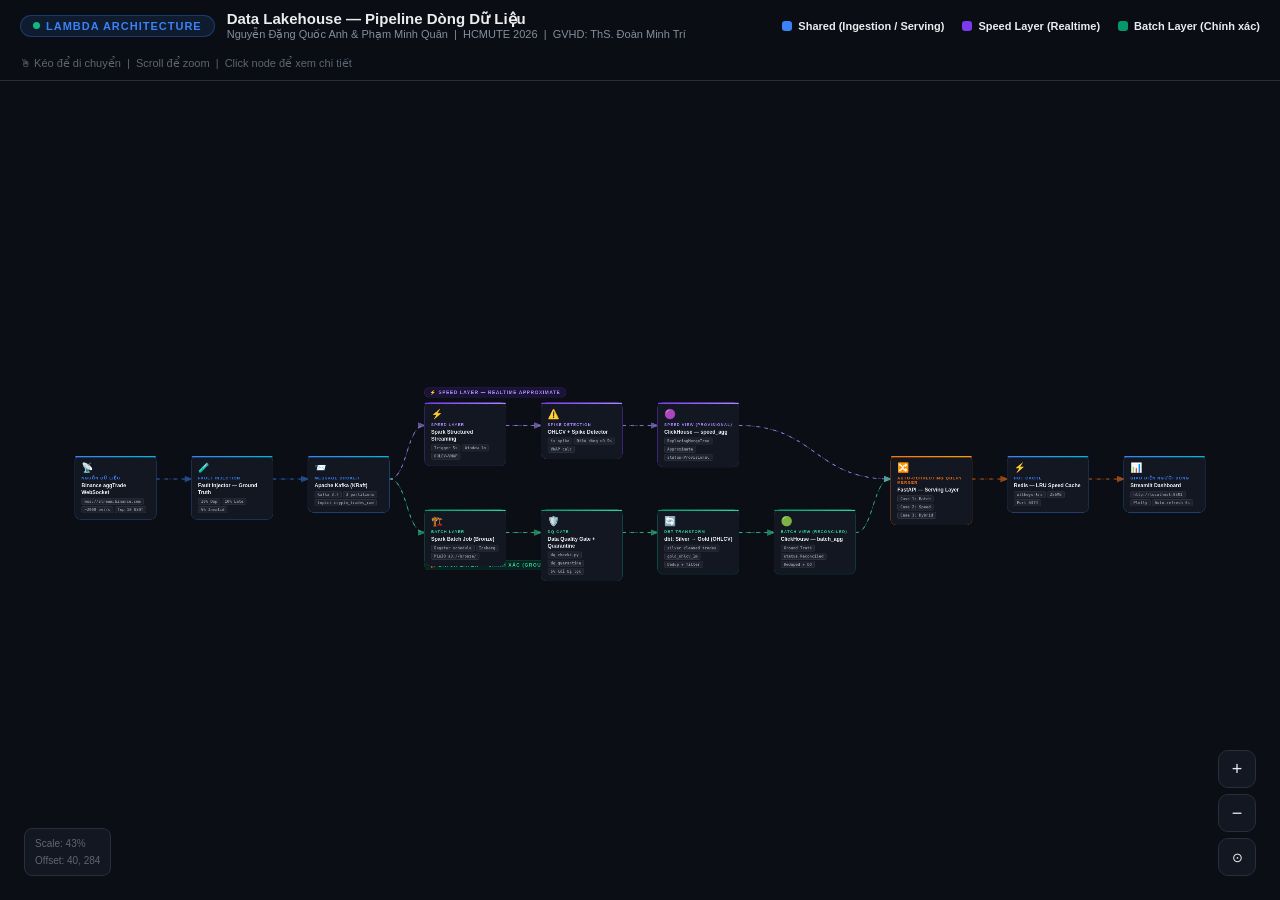
<file: docs/presentation/demo_stream.html>
<!DOCTYPE html>
<html lang="vi">
<head>
<meta charset="UTF-8">
<meta name="viewport" content="width=device-width, initial-scale=1.0">
<title>Data Lakehouse Lambda — Architecture Pipeline</title>
<style>
/* ══════════════════════════════════════════════════════
   RESET & TOKENS
══════════════════════════════════════════════════════ */
*,*::before,*::after{box-sizing:border-box;margin:0;padding:0}
:root{
  --bg:#0B0E14;
  --surface:#131722;
  --surface2:#1A1F2C;
  --border:#2A2E39;
  --text:#EAECEF;
  --muted:#848E9C;
  --dim:#5E6673;

  /* Branch colours */
  --speed:#7C3AED;
  --speed-light:#A78BFA;
  --speed-glow:rgba(124,58,237,.35);
  --batch:#059669;
  --batch-light:#34D399;
  --batch-glow:rgba(5,150,105,.35);

  /* Neutral accent */
  --blue:#3B82F6;
  --cyan:#06B6D4;
  --orange:#F97316;
  --red:#EF4444;
  --yellow:#F59E0B;

  --node-w:190px;
  --node-h:100px;
  --row-gap:110px;   /* vertical gap between Speed & Batch row */
  --col-gap:80px;    /* horizontal gap between nodes */
}

html,body{height:100%;background:var(--bg);color:var(--text);font-family:'Inter','Segoe UI',sans-serif;overflow:hidden}

/* ══════════════════════════════════════════════════════
   HEADER
══════════════════════════════════════════════════════ */
.header{
  position:fixed;top:0;left:0;right:0;z-index:100;
  background:rgba(11,14,20,.88);backdrop-filter:blur(12px);
  border-bottom:1px solid var(--border);
  padding:10px 20px;
  display:flex;align-items:center;justify-content:space-between;
  gap:16px;flex-wrap:wrap;
}
.header-left{display:flex;align-items:center;gap:12px}
.logo-badge{
  display:flex;align-items:center;gap:6px;
  background:rgba(59,130,246,.12);border:1px solid rgba(59,130,246,.3);
  border-radius:20px;padding:4px 12px;
  font-size:11px;font-weight:700;letter-spacing:1px;text-transform:uppercase;color:var(--blue);
}
.pulse-dot{width:7px;height:7px;border-radius:50%;background:#10B981;animation:pdot 2s infinite}
@keyframes pdot{0%,100%{box-shadow:0 0 0 0 rgba(16,185,129,.7)}50%{box-shadow:0 0 0 6px rgba(16,185,129,0)}}
.header h1{font-size:15px;font-weight:700;white-space:nowrap}
.header p{font-size:11px;color:var(--muted)}

.legend{display:flex;align-items:center;gap:18px}
.leg-item{display:flex;align-items:center;gap:6px;font-size:11px;font-weight:600}
.leg-dot{width:10px;height:10px;border-radius:3px}
.leg-dot.speed{background:var(--speed)}
.leg-dot.batch{background:var(--batch)}
.leg-dot.shared{background:var(--blue)}

.hint{font-size:11px;color:var(--dim);white-space:nowrap}

/* ══════════════════════════════════════════════════════
   CANVAS WRAPPER  (pannable)
══════════════════════════════════════════════════════ */
.canvas-wrap{
  position:fixed;top:58px;left:0;right:0;bottom:0;
  overflow:hidden;cursor:grab;user-select:none;
}
.canvas-wrap.dragging{cursor:grabbing}
.canvas{
  position:absolute;
  /* sized by JS */
  will-change:transform;
  transform-origin:0 0;
}

/* ══════════════════════════════════════════════════════
   SVG PATHS LAYER
══════════════════════════════════════════════════════ */
.svg-layer{
  position:absolute;top:0;left:0;pointer-events:none;overflow:visible;
}

/* ══════════════════════════════════════════════════════
   NODES
══════════════════════════════════════════════════════ */
.node{
  position:absolute;
  width:var(--node-w);
  background:var(--surface);
  border:1.5px solid var(--border);
  border-radius:14px;
  padding:14px 15px;
  cursor:pointer;
  transition:border-color .25s,box-shadow .25s,transform .2s;
  z-index:10;
}
.node:hover{transform:translateY(-4px)}
.node.speed-node{border-color:rgba(124,58,237,.4)}
.node.speed-node:hover{border-color:var(--speed-light);box-shadow:0 0 28px var(--speed-glow)}
.node.batch-node{border-color:rgba(5,150,105,.4)}
.node.batch-node:hover{border-color:var(--batch-light);box-shadow:0 0 28px var(--batch-glow)}
.node.shared-node{border-color:rgba(59,130,246,.4)}
.node.shared-node:hover{border-color:var(--blue);box-shadow:0 0 28px rgba(59,130,246,.3)}
.node.merge-node{border-color:rgba(249,115,22,.4)}
.node.merge-node:hover{border-color:var(--orange);box-shadow:0 0 28px rgba(249,115,22,.3)}

/* Top accent bar */
.node::before{content:'';position:absolute;top:0;left:0;right:0;height:3px;border-radius:14px 14px 0 0}
.node.speed-node::before{background:linear-gradient(90deg,var(--speed),var(--speed-light))}
.node.batch-node::before{background:linear-gradient(90deg,var(--batch),var(--batch-light))}
.node.shared-node::before{background:linear-gradient(90deg,var(--blue),var(--cyan))}
.node.merge-node::before{background:linear-gradient(90deg,var(--orange),var(--yellow))}

.node-icon{font-size:22px;margin-bottom:6px}
.node-label{font-size:9px;font-weight:700;letter-spacing:1.3px;text-transform:uppercase;margin-bottom:4px}
.node.speed-node .node-label{color:var(--speed-light)}
.node.batch-node .node-label{color:var(--batch-light)}
.node.shared-node .node-label{color:var(--blue)}
.node.merge-node .node-label{color:var(--orange)}

.node-title{font-size:12px;font-weight:700;line-height:1.35;color:var(--text);margin-bottom:5px}
.node-tags{display:flex;flex-wrap:wrap;gap:3px}
.tag{
  font-size:9px;font-weight:600;font-family:'JetBrains Mono',monospace;
  padding:2px 6px;border-radius:4px;
  background:rgba(255,255,255,.05);color:var(--muted);border:1px solid rgba(255,255,255,.07);
}

/* Tooltip panel (shows on click) */
.node-detail{
  display:none;
  position:absolute;
  top:calc(100% + 10px);left:50%;transform:translateX(-50%);
  width:260px;
  background:var(--surface2);
  border:1px solid var(--border);
  border-radius:10px;
  padding:14px 16px;
  z-index:200;
  box-shadow:0 16px 48px rgba(0,0,0,.5);
  pointer-events:auto;
}
.node.open .node-detail{display:block}
.node-detail::before{
  content:'';position:absolute;top:-7px;left:50%;transform:translateX(-50%);
  border-left:7px solid transparent;border-right:7px solid transparent;
  border-bottom:7px solid var(--border);
}
.detail-title{font-size:12px;font-weight:700;margin-bottom:8px;color:var(--text)}
.detail-row{display:flex;gap:7px;margin-bottom:5px;font-size:11px;color:var(--muted);line-height:1.5}
.detail-row .di{flex-shrink:0}
.detail-row code{
  background:rgba(6,182,212,.1);color:var(--cyan);
  padding:1px 5px;border-radius:3px;font-family:'JetBrains Mono',monospace;font-size:10px;
}
.close-x{
  float:right;font-size:14px;cursor:pointer;color:var(--dim);line-height:1;
  background:none;border:none;color:var(--muted);
}
.close-x:hover{color:var(--text)}

/* ══════════════════════════════════════════════════════
   BRANCH LABELS
══════════════════════════════════════════════════════ */
.branch-label{
  position:absolute;
  font-size:11px;font-weight:700;letter-spacing:1.5px;text-transform:uppercase;
  padding:4px 12px;border-radius:20px;
  pointer-events:none;
}
.branch-label.speed-label{
  background:rgba(124,58,237,.15);border:1px solid rgba(124,58,237,.3);color:var(--speed-light);
}
.branch-label.batch-label{
  background:rgba(5,150,105,.15);border:1px solid rgba(5,150,105,.3);color:var(--batch-light);
}

/* ══════════════════════════════════════════════════════
   ANIMATED FLOW PARTICLES  (on SVG paths)
══════════════════════════════════════════════════════ */
.flow-path{fill:none;stroke-width:2;stroke-dasharray:8 6}
.flow-path.speed-path{stroke:var(--speed-light)}
.flow-path.batch-path{stroke:var(--batch-light)}
.flow-path.shared-path{stroke:var(--blue)}
.flow-path.merge-path{stroke:var(--orange)}

/* Animated dashes */
.anim-path{fill:none;stroke-width:2.5;stroke-linecap:round;opacity:.7}
.anim-path.speed-anim{stroke:var(--speed-light);animation:dashSpeed 1.8s linear infinite}
.anim-path.batch-anim{stroke:var(--batch-light);animation:dashBatch 2.4s linear infinite}
.anim-path.shared-anim{stroke:var(--blue);animation:dashShared 2s linear infinite}
.anim-path.merge-anim{stroke:var(--orange);animation:dashMerge 1.6s linear infinite}

@keyframes dashSpeed { to{stroke-dashoffset:-28} }
@keyframes dashBatch { to{stroke-dashoffset:-28} }
@keyframes dashShared{ to{stroke-dashoffset:-28} }
@keyframes dashMerge { to{stroke-dashoffset:-28} }

/* Arrowhead markers defined in SVG */

/* ══════════════════════════════════════════════════════
   ZOOM CONTROLS
══════════════════════════════════════════════════════ */
.zoom-ctrl{
  position:fixed;bottom:24px;right:24px;z-index:200;
  display:flex;flex-direction:column;gap:6px;
}
.zoom-btn{
  width:38px;height:38px;border-radius:10px;border:1px solid var(--border);
  background:var(--surface);color:var(--text);font-size:18px;cursor:pointer;
  display:flex;align-items:center;justify-content:center;transition:background .2s;
}
.zoom-btn:hover{background:var(--surface2)}

.mini-map{
  position:fixed;bottom:24px;left:24px;z-index:200;
  font-size:10px;color:var(--dim);
  background:var(--surface);border:1px solid var(--border);
  border-radius:8px;padding:6px 10px;line-height:1.7;
}
</style>
</head>
<body>

<!-- ══════════ HEADER ══════════ -->
<header class="header">
  <div class="header-left">
    <div class="logo-badge"><span class="pulse-dot"></span>Lambda Architecture</div>
    <div>
      <h1>Data Lakehouse — Pipeline Dòng Dữ Liệu</h1>
      <p>Nguyễn Đặng Quốc Anh &amp; Phạm Minh Quân &nbsp;|&nbsp; HCMUTE 2026 &nbsp;|&nbsp; GVHD: ThS. Đoàn Minh Trí</p>
    </div>
  </div>
  <div class="legend">
    <div class="leg-item"><div class="leg-dot shared"></div>Shared (Ingestion / Serving)</div>
    <div class="leg-item"><div class="leg-dot speed"></div>Speed Layer (Realtime)</div>
    <div class="leg-item"><div class="leg-dot batch"></div>Batch Layer (Chính xác)</div>
  </div>
  <div class="hint">🖱 Kéo để di chuyển &nbsp;|&nbsp; Scroll để zoom &nbsp;|&nbsp; Click node để xem chi tiết</div>
</header>

<!-- ══════════ CANVAS ══════════ -->
<div class="canvas-wrap" id="wrap">
  <div class="canvas" id="canvas">

    <!-- SVG paths layer (injected by JS) -->
    <svg class="svg-layer" id="svgLayer" xmlns="http://www.w3.org/2000/svg"></svg>

    <!-- ═══ NODES — filled by JS ═══ -->

  </div>
</div>

<!-- ══════════ ZOOM CONTROLS ══════════ -->
<div class="zoom-ctrl">
  <button class="zoom-btn" onclick="zoom(1.15)" title="Zoom in">+</button>
  <button class="zoom-btn" onclick="zoom(0.87)" title="Zoom out">−</button>
  <button class="zoom-btn" onclick="resetView()" title="Reset" style="font-size:13px">⊙</button>
</div>
<div class="mini-map" id="minimap">
  Scale: <span id="scaleLabel">100%</span><br>
  Offset: <span id="offsetLabel">0, 0</span>
</div>

<script>
/* ══════════════════════════════════════════════════════
   LAYOUT CONSTANTS
══════════════════════════════════════════════════════ */
const NW  = 190;   // node width
const NH  = 108;   // node height (approx)
const GAP = 80;    // horizontal gap between nodes
const PAD = 80;    // padding from canvas edge

// Row Y positions (center of node)
const Y_SPEED = PAD + 60;
const Y_BATCH = PAD + 60 + NH + 140;   // below speed row
const Y_SHARED_TOP  = PAD;             // source row (single node, centred vertically)
const Y_SHARED_MID  = (Y_SPEED + Y_BATCH) / 2 + NH/2 - NH/2;  // Kafka, between rows

// We'll use a timeline of "columns"
// Col 0: Binance  (shared, centred between speed & batch)
// Col 1: FaultInjector (shared)
// Col 2: Kafka (shared, fork point)
// Col 3: Speed branch begins / Batch branch begins
// Col 4,5,6... each branch's internal nodes
// Last-2: Query Merger (merge point)
// Last-1: Redis
// Last:   Dashboard

const COL = (i) => PAD + i * (NW + GAP);

// Vertical centre of a node at (x,y)
const cx = (x) => x + NW/2;
const cy = (y) => y + NH/2;

/* ══════════════════════════════════════════════════════
   NODE DEFINITIONS
══════════════════════════════════════════════════════ */
// type: 'shared' | 'speed' | 'batch' | 'merge'
// x,y: top-left position on canvas

const yMid = (Y_SPEED + Y_BATCH + NH) / 2 - NH/2;   // vertical midpoint

const NODES = [
  /* ── SHARED: Ingestion ── */
  {
    id:'binance', type:'shared',
    x: COL(0), y: yMid,
    icon:'📡', label:'Nguồn dữ liệu',
    title:'Binance aggTrade WebSocket',
    tags:['wss://stream.binance.com','~2000 evt/s','Top 10 USDT'],
    detail:[
      {i:'📁', t:'<code>src/ingestion/binance_ws.py</code>'},
      {i:'📦', t:'Model: <code>TradeEvent</code> (9 fields)'},
      {i:'🌐', t:'Symbols: BTC, ETH, SOL, BNB, XRP, DOGE, ADA, DOT, LINK, AVAX'},
      {i:'⚡', t:'Event-time timestamp chính xác ms từ sàn'},
    ]
  },
  {
    id:'fault', type:'shared',
    x: COL(1), y: yMid,
    icon:'🧪', label:'Fault Injection',
    title:'Fault Injector — Ground Truth',
    tags:['10% Dup','10% Late','5% Invalid'],
    detail:[
      {i:'📁', t:'<code>src/ingestion/fault_injector.py</code>'},
      {i:'🔁', t:'Duplicate: nhân đôi trade_id'},
      {i:'⏰', t:'Late Data: lùi trade_time 1-5 phút'},
      {i:'💥', t:'Schema Invalid: price âm, qty=0'},
    ]
  },
  {
    id:'kafka', type:'shared',
    x: COL(2), y: yMid,
    icon:'📨', label:'Message Broker',
    title:'Apache Kafka (KRaft)',
    tags:['Kafka 3.7','3 partitions','topic: crypto_trades_raw'],
    detail:[
      {i:'📁', t:'<code>src/ingestion/kafka_producer.py</code>'},
      {i:'📨', t:'Topic: <code>crypto_trades_raw</code>'},
      {i:'💾', t:'Retention: 24h / 1GB per partition'},
      {i:'🐳', t:'Container: <code>lakehouse-kafka</code> (1GB RAM)'},
    ]
  },

  /* ── SPEED LAYER ── */
  {
    id:'spark_stream', type:'speed',
    x: COL(3), y: Y_SPEED,
    icon:'⚡', label:'Speed Layer',
    title:'Spark Structured Streaming',
    tags:['Trigger 5s','Window 1m','OHLCV+VWAP'],
    detail:[
      {i:'📁', t:'<code>src/speed_layer/spark_streaming.py</code>'},
      {i:'🧮', t:'Micro-batch mỗi 5 giây — SLA &lt; 5s end-to-end'},
      {i:'🐳', t:'Container: <code>lakehouse-speed-layer</code> (2GB)'},
      {i:'💾', t:'Checkpoint volume để giữ state khi restart'},
    ]
  },
  {
    id:'spike', type:'speed',
    x: COL(4), y: Y_SPEED,
    icon:'⚠️', label:'Spike Detection',
    title:'OHLCV + Spike Detector',
    tags:['is_spike','Biến động >0.5%','VWAP calc'],
    detail:[
      {i:'📁', t:'<code>src/speed_layer/window_aggregator.py</code>'},
      {i:'📊', t:'VWAP = Σ(price×qty) / Σ(qty)'},
      {i:'⚠️', t:'Spike: (high-low)/open > 0.5%'},
      {i:'🔔', t:'Dashboard hiển thị cảnh báo ngay tức thì'},
    ]
  },
  {
    id:'speed_agg', type:'speed',
    x: COL(5), y: Y_SPEED,
    icon:'🟣', label:'Speed View (Provisional)',
    title:'ClickHouse — speed_agg',
    tags:['ReplacingMergeTree','Approximate','status=Provisional'],
    detail:[
      {i:'📊', t:'Bảng: <code>lakehouse.speed_agg</code>'},
      {i:'⚡', t:'Ghi mỗi 5s — gần đúng (có late data bị bỏ)'},
      {i:'🔧', t:'ENGINE = ReplacingMergeTree(created_at)'},
      {i:'🐳', t:'Container: <code>lakehouse-clickhouse</code> (1.5GB)'},
    ]
  },

  /* ── BATCH LAYER ── */
  {
    id:'spark_batch', type:'batch',
    x: COL(3), y: Y_BATCH,
    icon:'🏗️', label:'Batch Layer',
    title:'Spark Batch Job (Bronze)',
    tags:['Dagster schedule','Iceberg','MinIO s3://bronze/'],
    detail:[
      {i:'📁', t:'<code>src/batch_layer/spark_batch_jobs.py</code>'},
      {i:'🔄', t:'Chạy theo lịch Dagster — mỗi giờ'},
      {i:'💾', t:'Ghi Bronze Parquet → <code>s3://bronze/</code> (MinIO/Iceberg)'},
      {i:'🐳', t:'Container: <code>lakehouse-batch-pipeline</code> (3GB)'},
    ]
  },
  {
    id:'dq', type:'batch',
    x: COL(4), y: Y_BATCH,
    icon:'🛡️', label:'DQ Gate',
    title:'Data Quality Gate + Quarantine',
    tags:['dq_checks.py','dq_quarantine','5% lỗi bị lọc'],
    detail:[
      {i:'📁', t:'Module: <code>src/data_quality/</code>'},
      {i:'🔍', t:'Kiểm tra: price > 0, qty > 0, trade_id hợp lệ'},
      {i:'💾', t:'Quarantine: <code>lakehouse.dq_quarantine</code>'},
      {i:'📊', t:'Dashboard Tab DQ hiển thị Donut chart phân bố lỗi'},
    ]
  },
  {
    id:'silver_gold', type:'batch',
    x: COL(5), y: Y_BATCH,
    icon:'🔄', label:'dbt Transform',
    title:'dbt: Silver → Gold (OHLCV)',
    tags:['silver_cleaned_trades','gold_ohlcv_1m','Dedup + filter'],
    detail:[
      {i:'📁', t:'<code>dbt_project/models/silver/</code>, <code>gold/</code>'},
      {i:'🧹', t:'Silver: lọc DQ + dedup → dữ liệu sạch'},
      {i:'🏆', t:'Gold: OHLCV+VWAP aggregate window 1 phút'},
      {i:'💾', t:'Ghi MinIO Iceberg + ClickHouse <code>batch_agg</code>'},
    ]
  },
  {
    id:'batch_agg', type:'batch',
    x: COL(6), y: Y_BATCH,
    icon:'🟢', label:'Batch View (Reconciled)',
    title:'ClickHouse — batch_agg',
    tags:['Ground Truth','status=Reconciled','Deduped + DQ'],
    detail:[
      {i:'📊', t:'Bảng: <code>lakehouse.batch_agg</code>'},
      {i:'✅', t:'Dữ liệu chính xác sau dedup + DQ filter'},
      {i:'🔧', t:'ENGINE = ReplacingMergeTree(created_at)'},
      {i:'📅', t:'PARTITION BY toYYYYMMDD(window_start)'},
    ]
  },

  /* ── MERGE / SERVING ── */
  {
    id:'merger', type:'merge',
    x: COL(7), y: yMid,
    icon:'🔀', label:'Auto-Correcting Query Merger',
    title:'FastAPI — Serving Layer',
    tags:['Case 1: Batch','Case 2: Speed','Case 3: Hybrid'],
    detail:[
      {i:'📁', t:'<code>src/serving_layer/query_merger.py</code>'},
      {i:'🔑', t:'API: <code>/api/candles</code>, <code>/api/watermark</code>'},
      {i:'🔀', t:'Case 3 Hybrid: ghép Batch+Speed tại mốc Watermark W'},
      {i:'🐳', t:'Container: <code>lakehouse-fastapi</code> (512MB) — Port 8000'},
    ]
  },
  {
    id:'redis', type:'shared',
    x: COL(8), y: yMid,
    icon:'⚡', label:'Hot Cache',
    title:'Redis — LRU Speed Cache',
    tags:['allkeys-lru','256MB','Port 6379'],
    detail:[
      {i:'🐳', t:'Container: <code>lakehouse-redis</code> (384MB RAM)'},
      {i:'💾', t:'Persistence disabled — chỉ là cache'},
      {i:'⏱️', t:'LRU eviction khi đầy 256MB'},
      {i:'🚀', t:'Giảm tải ClickHouse cho queries hot-path'},
    ]
  },
  {
    id:'dashboard', type:'shared',
    x: COL(9), y: yMid,
    icon:'📊', label:'Giao diện người dùng',
    title:'Streamlit Dashboard',
    tags:['http://localhost:8501','Plotly','Auto-refresh 5s'],
    detail:[
      {i:'📁', t:'<code>dashboard/app.py</code>'},
      {i:'📊', t:'5 Tabs: Market, Benchmark, DQ, Spike, Architecture'},
      {i:'🔄', t:'Gọi <code>/api/candles</code> mỗi 5 giây — realtime'},
      {i:'🐳', t:'Container: <code>lakehouse-streamlit</code> — Port 8501'},
    ]
  },
];

/* ══════════════════════════════════════════════════════
   EDGES
══════════════════════════════════════════════════════ */
// type: 'shared' | 'speed' | 'batch' | 'merge'
const EDGES = [
  // Shared ingestion chain
  {from:'binance', to:'fault',   type:'shared'},
  {from:'fault',   to:'kafka',   type:'shared'},
  // Fork: Kafka → Speed
  {from:'kafka',   to:'spark_stream', type:'speed'},
  // Fork: Kafka → Batch
  {from:'kafka',   to:'spark_batch',  type:'batch'},
  // Speed chain
  {from:'spark_stream', to:'spike',    type:'speed'},
  {from:'spike',        to:'speed_agg',type:'speed'},
  {from:'speed_agg',    to:'merger',   type:'speed'},
  // Batch chain
  {from:'spark_batch',  to:'dq',       type:'batch'},
  {from:'dq',           to:'silver_gold',type:'batch'},
  {from:'silver_gold',  to:'batch_agg', type:'batch'},
  {from:'batch_agg',    to:'merger',    type:'batch'},
  // Serving chain
  {from:'merger', to:'redis',     type:'merge'},
  {from:'redis',  to:'dashboard', type:'merge'},
];

/* ══════════════════════════════════════════════════════
   BUILD DOM
══════════════════════════════════════════════════════ */
const canvas = document.getElementById('canvas');
const svg    = document.getElementById('svgLayer');

// Map id → node data
const nodeMap = {};
NODES.forEach(n => nodeMap[n.id] = n);

// Determine canvas size
const allX = NODES.map(n => n.x + NW);
const allY = NODES.map(n => n.y + NH);
const CANVAS_W = Math.max(...allX) + PAD;
const CANVAS_H = Math.max(...allY) + PAD + 60;
canvas.style.width  = CANVAS_W + 'px';
canvas.style.height = CANVAS_H + 'px';
svg.setAttribute('width',  CANVAS_W);
svg.setAttribute('height', CANVAS_H);

// ── Arrow marker defs ──
svg.innerHTML = `
<defs>
  <marker id="arrowShared" markerWidth="8" markerHeight="8" refX="6" refY="3" orient="auto">
    <path d="M0,0 L0,6 L8,3 z" fill="#3B82F6" opacity=".7"/>
  </marker>
  <marker id="arrowSpeed" markerWidth="8" markerHeight="8" refX="6" refY="3" orient="auto">
    <path d="M0,0 L0,6 L8,3 z" fill="#A78BFA" opacity=".8"/>
  </marker>
  <marker id="arrowBatch" markerWidth="8" markerHeight="8" refX="6" refY="3" orient="auto">
    <path d="M0,0 L0,6 L8,3 z" fill="#34D399" opacity=".8"/>
  </marker>
  <marker id="arrowMerge" markerWidth="8" markerHeight="8" refX="6" refY="3" orient="auto">
    <path d="M0,0 L0,6 L8,3 z" fill="#F97316" opacity=".8"/>
  </marker>
</defs>`;

// ── Draw edges ──
function makeEdgePath(from, to) {
  const fn = nodeMap[from];
  const tn = nodeMap[to];
  // start from right-centre of source
  const x1 = fn.x + NW;
  const y1 = fn.y + NH / 2;
  // end at left-centre of target
  const x2 = tn.x;
  const y2 = tn.y + NH / 2;
  const mx = (x1 + x2) / 2;
  // bezier curve
  return `M${x1},${y1} C${mx},${y1} ${mx},${y2} ${x2},${y2}`;
}

const typeToMarker = {shared:'arrowShared', speed:'arrowSpeed', batch:'arrowBatch', merge:'arrowMerge'};
const typeToAnimCls = {shared:'shared-anim', speed:'speed-anim', batch:'batch-anim', merge:'merge-anim'};

EDGES.forEach(e => {
  const d   = makeEdgePath(e.from, e.to);
  const mk  = typeToMarker[e.type];
  const acl = typeToAnimCls[e.type];

  // Static dashed background path
  const bg = document.createElementNS('http://www.w3.org/2000/svg','path');
  bg.setAttribute('d', d);
  bg.setAttribute('class', `flow-path ${e.type}-path`);
  bg.setAttribute('stroke-dasharray','8 6');
  bg.setAttribute('opacity','0.35');
  svg.appendChild(bg);

  // Animated flow path
  const ap = document.createElementNS('http://www.w3.org/2000/svg','path');
  ap.setAttribute('d', d);
  ap.setAttribute('class', `anim-path ${acl}`);
  ap.setAttribute('stroke-dasharray','6 14');
  ap.setAttribute('stroke-dashoffset','0');
  ap.setAttribute('marker-end', `url(#${mk})`);
  svg.appendChild(ap);
});

// ── Branch labels ──
function makeBranchLabel(text, cls, x, y) {
  const el = document.createElement('div');
  el.className = `branch-label ${cls}`;
  el.textContent = text;
  el.style.left = x + 'px';
  el.style.top  = y + 'px';
  canvas.appendChild(el);
}
makeBranchLabel('⚡ SPEED LAYER — Realtime Approximate',
  'speed-label',
  COL(3),
  Y_SPEED - 34
);
makeBranchLabel('🏗️ BATCH LAYER — Chính Xác (Ground Truth)',
  'batch-label',
  COL(3),
  Y_BATCH + NH + 10
);

// ── Render nodes ──
NODES.forEach(n => {
  const div = document.createElement('div');
  div.className = `node ${n.type}-node`;
  div.id = 'node-' + n.id;
  div.style.left = n.x + 'px';
  div.style.top  = n.y + 'px';

  const detailRows = n.detail.map(r =>
    `<div class="detail-row"><span class="di">${r.i}</span><span>${r.t}</span></div>`
  ).join('');

  div.innerHTML = `
    <div class="node-icon">${n.icon}</div>
    <div class="node-label">${n.label}</div>
    <div class="node-title">${n.title}</div>
    <div class="node-tags">${n.tags.map(t=>`<span class="tag">${t}</span>`).join('')}</div>
    <div class="node-detail">
      <button class="close-x" onclick="closeNode(event,'node-${n.id}')">✕</button>
      <div class="detail-title">${n.icon} ${n.title}</div>
      ${detailRows}
    </div>`;

  div.addEventListener('click', (e) => {
    if (e.target.classList.contains('close-x')) return;
    const wasOpen = div.classList.contains('open');
    // Close all
    document.querySelectorAll('.node.open').forEach(x => x.classList.remove('open'));
    if (!wasOpen) div.classList.add('open');
    e.stopPropagation();
  });

  canvas.appendChild(div);
});

function closeNode(e, id) {
  e.stopPropagation();
  document.getElementById(id).classList.remove('open');
}

// Close on canvas click
document.getElementById('wrap').addEventListener('click', () => {
  document.querySelectorAll('.node.open').forEach(x => x.classList.remove('open'));
});

/* ══════════════════════════════════════════════════════
   PAN & ZOOM
══════════════════════════════════════════════════════ */
const wrap = document.getElementById('wrap');
let scale = 1, tx = 40, ty = 40;
let isDragging = false, startX, startY, startTx, startTy;

function applyTransform() {
  canvas.style.transform = `translate(${tx}px,${ty}px) scale(${scale})`;
  document.getElementById('scaleLabel').textContent = Math.round(scale*100)+'%';
  document.getElementById('offsetLabel').textContent = `${Math.round(tx)}, ${Math.round(ty)}`;
}

function zoom(factor) {
  const newScale = Math.min(2, Math.max(0.3, scale * factor));
  // zoom towards center
  const ww = wrap.clientWidth, wh = wrap.clientHeight;
  tx = ww/2 - (ww/2 - tx) * (newScale / scale);
  ty = wh/2 - (wh/2 - ty) * (newScale / scale);
  scale = newScale;
  applyTransform();
}

function resetView() {
  // Fit canvas horizontally
  const ww = wrap.clientWidth;
  const wh = wrap.clientHeight;
  scale = Math.min(1, (ww - 80) / CANVAS_W);
  tx = 40;
  ty = (wh - CANVAS_H * scale) / 2;
  applyTransform();
}

// Mouse drag
wrap.addEventListener('mousedown', e => {
  if (e.button !== 0) return;
  isDragging = true;
  startX = e.clientX; startY = e.clientY;
  startTx = tx; startTy = ty;
  wrap.classList.add('dragging');
});
window.addEventListener('mousemove', e => {
  if (!isDragging) return;
  tx = startTx + (e.clientX - startX);
  ty = startTy + (e.clientY - startY);
  applyTransform();
});
window.addEventListener('mouseup', () => {
  isDragging = false;
  wrap.classList.remove('dragging');
});

// Touch drag
let touchStart = null;
wrap.addEventListener('touchstart', e => {
  if (e.touches.length === 1) {
    touchStart = {x: e.touches[0].clientX, y: e.touches[0].clientY, tx, ty};
  }
});
wrap.addEventListener('touchmove', e => {
  if (!touchStart || e.touches.length !== 1) return;
  tx = touchStart.tx + (e.touches[0].clientX - touchStart.x);
  ty = touchStart.ty + (e.touches[0].clientY - touchStart.y);
  applyTransform();
  e.preventDefault();
},{passive:false});
wrap.addEventListener('touchend', () => touchStart = null);

// Scroll to zoom
wrap.addEventListener('wheel', e => {
  e.preventDefault();
  const delta = e.deltaY > 0 ? 0.9 : 1.1;
  const rect = wrap.getBoundingClientRect();
  const mx = e.clientX - rect.left;
  const my = e.clientY - rect.top;
  const newScale = Math.min(2, Math.max(0.3, scale * delta));
  tx = mx - (mx - tx) * (newScale / scale);
  ty = my - (my - ty) * (newScale / scale);
  scale = newScale;
  applyTransform();
},{passive:false});

// Initial fit
resetView();
</script>
</body>
</html>
</file>
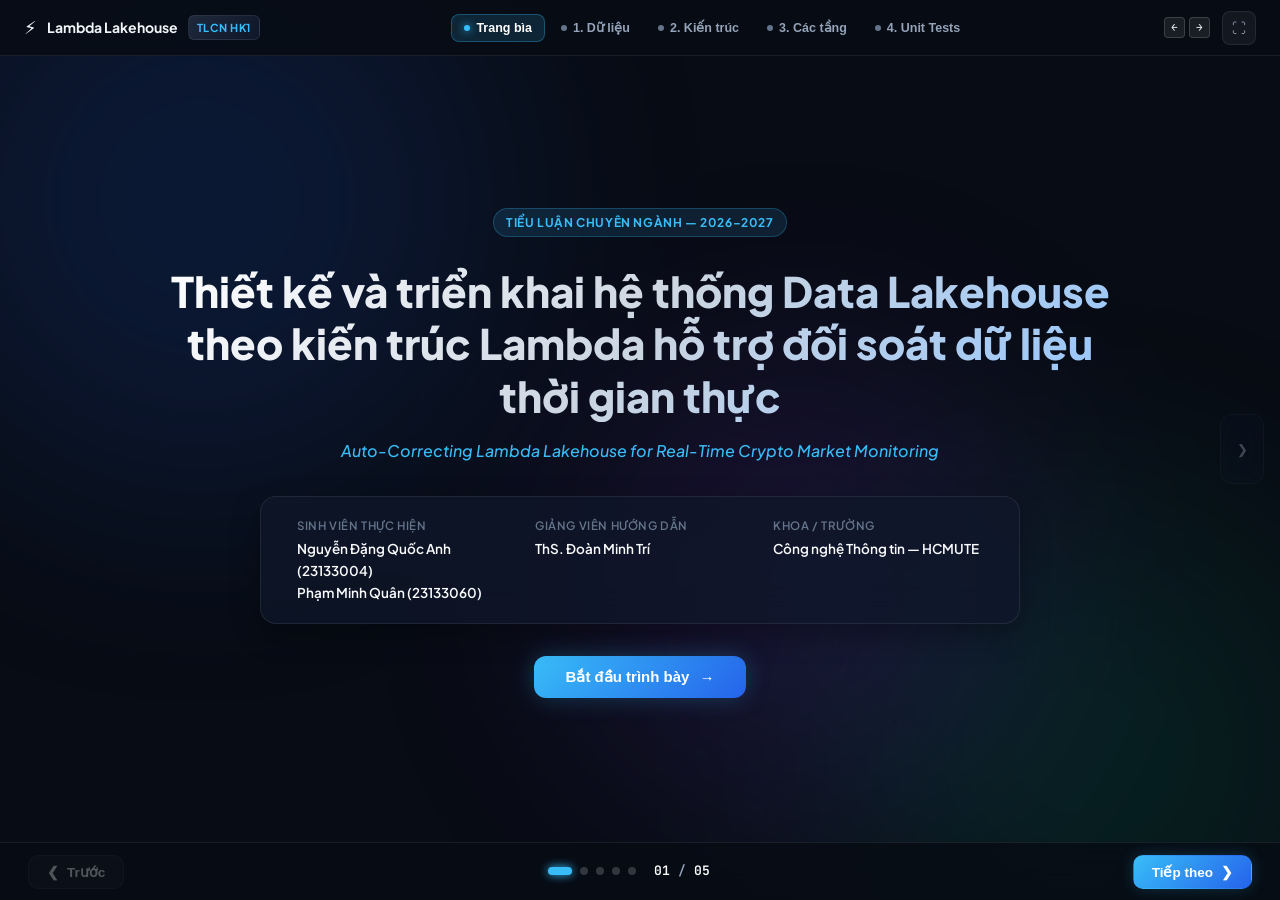
<file: docs/presentation/report.html>
<!DOCTYPE html>
<html lang="vi">
<head>
  <meta charset="UTF-8" />
  <meta name="viewport" content="width=device-width, initial-scale=1.0" />
  <title>Báo Cáo Tiến Độ TLCN — Lambda Lakehouse</title>
  <link rel="preconnect" href="https://fonts.googleapis.com">
  <link rel="preconnect" href="https://fonts.gstatic.com" crossorigin>
  <link href="https://fonts.googleapis.com/css2?family=Plus+Jakarta+Sans:wght@400;500;600;700;800&family=JetBrains+Mono:wght@400;500;600&display=swap" rel="stylesheet">
  <style>
    /* ─── RESET & ROOT TOKENS ────────────────────────────────── */
    *, *::before, *::after { box-sizing: border-box; margin: 0; padding: 0; }
    :root {
      --bg:           #080c14;
      --bg-card:      rgba(15, 23, 42, 0.75);
      --bg-card-hover:rgba(30, 41, 59, 0.85);
      --bg-header:    rgba(8, 12, 20, 0.85);
      --border:       rgba(255, 255, 255, 0.08);
      --border-focus: rgba(56, 189, 248, 0.5);
      
      --text:         #f1f5f9;
      --text-muted:   #94a3b8;
      --text-dim:     #64748b;
      
      --cyan:         #38bdf8;
      --blue:         #3b82f6;
      --emerald:      #10b981;
      --green:        #34d399;
      --amber:        #f59e0b;
      --rose:         #f43f5e;
      --purple:       #a855f7;
      --indigo:       #6366f1;

      --grad-cyan:    linear-gradient(135deg, #38bdf8 0%, #2563eb 100%);
      --grad-emerald: linear-gradient(135deg, #34d399 0%, #059669 100%);
      --grad-purple:  linear-gradient(135deg, #c084fc 0%, #7c3aed 100%);
      --grad-amber:   linear-gradient(135deg, #fbbf24 0%, #d97706 100%);
      --glow-cyan:    0 0 25px rgba(56, 189, 248, 0.25);
    }

    html, body {
      width: 100vw;
      height: 100vh;
      overflow: hidden;
      background: var(--bg);
      color: var(--text);
      font-family: 'Plus Jakarta Sans', system-ui, -apple-system, sans-serif;
      font-size: 14.5px;
      line-height: 1.6;
      user-select: none;
    }

    /* ─── BACKGROUND AMBIENCE ────────────────────────────────── */
    .ambience {
      position: fixed;
      inset: 0;
      pointer-events: none;
      z-index: 0;
      overflow: hidden;
    }
    .ambience-blob {
      position: absolute;
      border-radius: 50%;
      filter: blur(120px);
      opacity: 0.15;
    }
    .blob-1 { width: 600px; height: 600px; background: #2563eb; top: -100px; left: -100px; }
    .blob-2 { width: 500px; height: 500px; background: #059669; bottom: -100px; right: -50px; }
    .blob-3 { width: 450px; height: 450px; background: #7c3aed; top: 40%; right: 20%; }

    /* ─── APP WRAPPER ────────────────────────────────────────── */
    .app {
      position: relative;
      z-index: 1;
      width: 100vw;
      height: 100vh;
      display: flex;
      flex-direction: column;
    }

    /* ─── TOP NAVBAR ─────────────────────────────────────────── */
    .header {
      height: 56px;
      background: var(--bg-header);
      backdrop-filter: blur(16px);
      border-bottom: 1px solid var(--border);
      display: flex;
      align-items: center;
      justify-content: space-between;
      padding: 0 24px;
      flex-shrink: 0;
      z-index: 50;
    }

    .brand {
      display: flex;
      align-items: center;
      gap: 10px;
      font-weight: 700;
      font-size: 14px;
      color: var(--text);
      cursor: pointer;
    }
    .brand-tag {
      background: linear-gradient(135deg, #1e293b, #0f172a);
      border: 1px solid var(--border);
      color: var(--cyan);
      font-size: 11px;
      font-weight: 700;
      padding: 3px 8px;
      border-radius: 6px;
      letter-spacing: 0.5px;
    }

    /* Chapter Navigation Pills */
    .nav-chapters {
      display: flex;
      align-items: center;
      gap: 4px;
      overflow-x: auto;
      max-width: 65vw;
      scrollbar-width: none;
    }
    .nav-chapters::-webkit-scrollbar { display: none; }

    .chap-btn {
      background: transparent;
      border: none;
      color: var(--text-muted);
      padding: 6px 12px;
      border-radius: 8px;
      font-size: 12.5px;
      font-weight: 600;
      cursor: pointer;
      white-space: nowrap;
      transition: all 0.2s ease;
      display: flex;
      align-items: center;
      gap: 6px;
    }
    .chap-btn:hover {
      color: var(--text);
      background: rgba(255, 255, 255, 0.05);
    }
    .chap-btn.active {
      color: #fff;
      background: rgba(56, 189, 248, 0.15);
      border: 1px solid rgba(56, 189, 248, 0.3);
    }
    .chap-btn .dot {
      width: 6px;
      height: 6px;
      border-radius: 50%;
      background: var(--text-dim);
      transition: all 0.2s;
    }
    .chap-btn.active .dot {
      background: var(--cyan);
      box-shadow: 0 0 8px var(--cyan);
    }

    /* Header Tools */
    .header-tools {
      display: flex;
      align-items: center;
      gap: 12px;
    }
    .icon-btn {
      background: rgba(255, 255, 255, 0.05);
      border: 1px solid var(--border);
      color: var(--text-muted);
      width: 34px;
      height: 34px;
      border-radius: 8px;
      display: flex;
      align-items: center;
      justify-content: center;
      cursor: pointer;
      font-size: 14px;
      transition: all 0.2s;
    }
    .icon-btn:hover {
      color: #fff;
      background: rgba(255, 255, 255, 0.1);
      border-color: var(--border-focus);
    }

    /* ─── SLIDES CONTAINER & TRACK ───────────────────────────── */
    .viewport {
      flex: 1;
      position: relative;
      overflow: hidden;
      width: 100%;
      height: calc(100vh - 56px - 58px);
    }

    .slides-track {
      display: flex;
      width: 100%;
      height: 100%;
      transition: transform 0.45s cubic-bezier(0.2, 0.8, 0.2, 1);
      will-change: transform;
    }

    .slide {
      min-width: 100%;
      max-width: 100%;
      height: 100%;
      box-sizing: border-box;
      overflow-y: auto;
      overflow-x: hidden;
      padding: 32px 56px 40px;
      user-select: text;
    }
    /* Sleek Custom Scrollbar inside Slide */
    .slide::-webkit-scrollbar { width: 6px; }
    .slide::-webkit-scrollbar-track { background: transparent; }
    .slide::-webkit-scrollbar-thumb { background: rgba(255, 255, 255, 0.12); border-radius: 3px; }
    .slide::-webkit-scrollbar-thumb:hover { background: rgba(255, 255, 255, 0.25); }

    .slide-inner {
      max-width: 1160px;
      margin: 0 auto;
      animation: fadeIn 0.4s ease forwards;
    }
    @keyframes fadeIn {
      from { opacity: 0; transform: translateY(8px); }
      to { opacity: 1; transform: translateY(0); }
    }

    /* ─── SLIDE HEADER & BADGES ──────────────────────────────── */
    .slide-pill {
      display: inline-flex;
      align-items: center;
      gap: 6px;
      padding: 4px 12px;
      border-radius: 20px;
      font-size: 12px;
      font-weight: 700;
      letter-spacing: 0.6px;
      text-transform: uppercase;
      margin-bottom: 12px;
      border: 1px solid transparent;
    }
    .pill-cyan   { background: rgba(56, 189, 248, 0.12); color: var(--cyan); border-color: rgba(56, 189, 248, 0.25); }
    .pill-emerald{ background: rgba(52, 211, 153, 0.12); color: var(--green); border-color: rgba(52, 211, 153, 0.25); }
    .pill-purple { background: rgba(168, 85, 247, 0.12); color: var(--purple); border-color: rgba(168, 85, 247, 0.25); }
    .pill-amber  { background: rgba(245, 158, 11, 0.12); color: var(--amber); border-color: rgba(245, 158, 11, 0.25); }

    .slide-title {
      font-size: clamp(24px, 2.4vw, 32px);
      font-weight: 800;
      color: #fff;
      line-height: 1.25;
      margin-bottom: 8px;
    }
    .slide-desc {
      font-size: 14.5px;
      color: var(--text-muted);
      max-width: 820px;
      margin-bottom: 24px;
    }

    /* ─── SLIDE 0: HERO (COVER) ──────────────────────────────── */
    .hero-wrap {
      display: flex;
      flex-direction: column;
      align-items: center;
      justify-content: center;
      min-height: calc(100vh - 170px);
      text-align: center;
      padding: 20px 0;
    }
    .hero-title {
      font-size: clamp(26px, 3.4vw, 42px);
      font-weight: 800;
      line-height: 1.25;
      color: #fff;
      max-width: 960px;
      margin: 16px auto;
      background: linear-gradient(135deg, #ffffff 0%, #cbd5e1 50%, #93c5fd 100%);
      -webkit-background-clip: text;
      -webkit-text-fill-color: transparent;
    }
    .hero-sub {
      font-size: 16px;
      color: var(--cyan);
      font-weight: 500;
      font-style: italic;
      margin-bottom: 32px;
    }
    .hero-meta-box {
      display: grid;
      grid-template-columns: repeat(3, 1fr);
      gap: 12px 28px;
      background: var(--bg-card);
      border: 1px solid var(--border);
      backdrop-filter: blur(20px);
      border-radius: 16px;
      padding: 20px 36px;
      text-align: left;
      font-size: 13.5px;
      max-width: 760px;
      margin-bottom: 32px;
      box-shadow: 0 10px 30px rgba(0,0,0,0.3);
    }
    .hero-meta-item { display: flex; flex-direction: column; gap: 3px; }
    .hero-meta-item .k { color: var(--text-dim); font-size: 11.5px; text-transform: uppercase; letter-spacing: 0.6px; font-weight: 600; }
    .hero-meta-item .v { color: #f8fafc; font-weight: 600; }

    .btn-start {
      background: var(--grad-cyan);
      color: #fff;
      font-size: 15px;
      font-weight: 700;
      border: none;
      padding: 12px 32px;
      border-radius: 12px;
      cursor: pointer;
      display: inline-flex;
      align-items: center;
      gap: 10px;
      box-shadow: var(--glow-cyan);
      transition: all 0.25s;
    }
    .btn-start:hover {
      transform: translateY(-2px);
      box-shadow: 0 0 35px rgba(56, 189, 248, 0.4);
    }

    /* ─── CARDS & GRIDS ──────────────────────────────────────── */
    .grid-2 { display: grid; grid-template-columns: 1fr 1fr; gap: 16px; }
    .grid-3 { display: grid; grid-template-columns: repeat(3, 1fr); gap: 16px; }
    .grid-4 { display: grid; grid-template-columns: repeat(4, 1fr); gap: 14px; }

    .card {
      background: var(--bg-card);
      border: 1px solid var(--border);
      border-radius: 14px;
      padding: 20px;
      backdrop-filter: blur(14px);
      transition: all 0.25s ease;
      position: relative;
    }
    .card:hover {
      background: var(--bg-card-hover);
      border-color: rgba(255, 255, 255, 0.15);
      transform: translateY(-2px);
    }

    .card-title {
      font-size: 15.5px;
      font-weight: 700;
      color: #fff;
      margin-bottom: 8px;
      display: flex;
      align-items: center;
      gap: 8px;
    }
    .card-desc {
      font-size: 13.5px;
      color: var(--text-muted);
      line-height: 1.55;
    }

    /* ─── STAT METRICS BOXES ─────────────────────────────────── */
    .metric-box {
      background: var(--bg-card);
      border: 1px solid var(--border);
      border-radius: 14px;
      padding: 16px;
      text-align: center;
      backdrop-filter: blur(12px);
      transition: all 0.2s;
    }
    .metric-box:hover {
      border-color: var(--cyan);
      transform: translateY(-2px);
    }
    .metric-val {
      font-size: 26px;
      font-weight: 800;
      color: #fff;
      line-height: 1.1;
      font-family: 'Plus Jakarta Sans', sans-serif;
    }
    .metric-lbl {
      font-size: 11.5px;
      color: var(--text-muted);
      margin-top: 5px;
      font-weight: 600;
      text-transform: uppercase;
      letter-spacing: 0.5px;
    }

    /* ─── CODE & TABLES ──────────────────────────────────────── */
    code, .code {
      font-family: 'JetBrains Mono', monospace;
      font-size: 12.5px;
      color: #38bdf8;
      background: rgba(15, 23, 42, 0.85);
      border: 1px solid rgba(255, 255, 255, 0.08);
      padding: 2px 7px;
      border-radius: 6px;
    }
    .code-block {
      font-family: 'JetBrains Mono', monospace;
      font-size: 12.5px;
      line-height: 1.7;
      background: rgba(10, 15, 28, 0.9);
      border: 1px solid var(--border);
      border-radius: 10px;
      padding: 14px 18px;
      color: #e2e8f0;
      overflow-x: auto;
    }

    .table-container {
      border: 1px solid var(--border);
      border-radius: 12px;
      overflow: hidden;
      background: var(--bg-card);
      backdrop-filter: blur(12px);
      margin-top: 14px;
    }
    table {
      width: 100%;
      border-collapse: collapse;
      font-size: 13px;
    }
    thead th {
      background: rgba(30, 41, 59, 0.7);
      color: var(--text-muted);
      font-size: 11.5px;
      font-weight: 700;
      text-transform: uppercase;
      letter-spacing: 0.6px;
      padding: 11px 16px;
      text-align: left;
      border-bottom: 1px solid var(--border);
    }
    tbody td {
      padding: 10px 16px;
      border-bottom: 1px solid rgba(255, 255, 255, 0.04);
      color: #e2e8f0;
      vertical-align: middle;
    }
    tbody tr:last-child td { border-bottom: none; }
    tbody tr:hover td { background: rgba(255, 255, 255, 0.03); }

    /* ─── STATUS PILLS ───────────────────────────────────────── */
    .status-badge {
      display: inline-flex;
      align-items: center;
      gap: 5px;
      padding: 2px 9px;
      border-radius: 20px;
      font-size: 11.5px;
      font-weight: 700;
    }
    .status-ok   { background: rgba(16, 185, 129, 0.15); color: #34d399; border: 1px solid rgba(16, 185, 129, 0.3); }
    .status-warn { background: rgba(245, 158, 11, 0.15); color: #fbbf24; border: 1px solid rgba(245, 158, 11, 0.3); }
    .status-fail { background: rgba(244, 63, 94, 0.15);  color: #f87171; border: 1px solid rgba(244, 63, 94, 0.3); }
    .status-info { background: rgba(56, 189, 248, 0.15); color: #38bdf8; border: 1px solid rgba(56, 189, 248, 0.3); }

    /* ─── ARCHITECTURE DIAGRAM ───────────────────────────────── */
    .arch-flow {
      display: flex;
      flex-direction: column;
      gap: 12px;
      margin: 16px 0;
    }
    .arch-card {
      background: var(--bg-card);
      border: 1px solid var(--border);
      border-radius: 12px;
      padding: 16px 20px;
      backdrop-filter: blur(14px);
    }
    .arch-card.src   { border-color: rgba(56, 189, 248, 0.3); background: rgba(14, 30, 60, 0.4); }
    .arch-card.ing   { border-color: rgba(168, 85, 247, 0.3); background: rgba(30, 15, 55, 0.4); }
    .arch-card.bat   { border-color: rgba(16, 185, 129, 0.3); background: rgba(10, 35, 25, 0.4); }
    .arch-card.spd   { border-color: rgba(245, 158, 11, 0.3); background: rgba(40, 25, 10, 0.4); }
    .arch-card.srv   { border-color: rgba(56, 189, 248, 0.4); background: rgba(15, 35, 65, 0.5); }
    .arch-card.dsh   { border-color: rgba(52, 211, 153, 0.3); background: rgba(15, 40, 30, 0.4); }

    .arch-title {
      font-size: 12px;
      font-weight: 800;
      text-transform: uppercase;
      letter-spacing: 0.8px;
      margin-bottom: 6px;
      display: flex;
      align-items: center;
      gap: 8px;
    }
    .arch-card.src .arch-title { color: var(--cyan); }
    .arch-card.ing .arch-title { color: var(--purple); }
    .arch-card.bat .arch-title { color: var(--green); }
    .arch-card.spd .arch-title { color: var(--amber); }
    .arch-card.srv .arch-title { color: var(--cyan); }
    .arch-card.dsh .arch-title { color: var(--emerald); }

    .arch-list {
      list-style: none;
      display: flex;
      flex-wrap: wrap;
      gap: 6px 18px;
      font-size: 13px;
      color: var(--text-muted);
    }
    .arch-list li::before {
      content: "•";
      color: var(--text-dim);
      display: inline-block;
      width: 10px;
    }

    .arch-arrow {
      text-align: center;
      color: var(--cyan);
      font-size: 14px;
      font-weight: 700;
      opacity: 0.7;
    }

    .watermark-banner {
      background: linear-gradient(90deg, rgba(56, 189, 248, 0.1), rgba(168, 85, 247, 0.1));
      border: 1px dashed rgba(56, 189, 248, 0.4);
      border-radius: 10px;
      padding: 10px 18px;
      text-align: center;
      font-size: 13px;
      color: #e2e8f0;
    }

    /* ─── LAYER TABS (SLIDE 4) ───────────────────────────────── */
    .tab-nav {
      display: flex;
      gap: 6px;
      margin-bottom: 16px;
      border-bottom: 1px solid var(--border);
      padding-bottom: 8px;
    }
    .tab-btn {
      background: transparent;
      border: 1px solid transparent;
      color: var(--text-muted);
      padding: 8px 16px;
      border-radius: 8px;
      font-weight: 600;
      font-size: 13px;
      cursor: pointer;
      transition: all 0.2s;
      display: flex;
      align-items: center;
      gap: 6px;
    }
    .tab-btn:hover { color: #fff; background: rgba(255, 255, 255, 0.05); }
    .tab-btn.active {
      color: #fff;
      background: rgba(56, 189, 248, 0.15);
      border-color: rgba(56, 189, 248, 0.3);
    }
    .tab-pane { display: none; }
    .tab-pane.active { display: block; animation: fadeIn 0.3s ease; }

    /* Progress bar */
    .p-bar-wrap { margin-top: 14px; }
    .p-bar-label { display: flex; justify-content: space-between; font-size: 12px; color: var(--text-dim); margin-bottom: 4px; }
    .p-bar { height: 6px; background: rgba(255, 255, 255, 0.08); border-radius: 3px; overflow: hidden; }
    .p-bar-fill { height: 100%; border-radius: 3px; background: var(--green); }

    /* ─── BOTTOM CONTROL BAR ─────────────────────────────────── */
    .footer-bar {
      height: 58px;
      background: var(--bg-header);
      backdrop-filter: blur(16px);
      border-top: 1px solid var(--border);
      display: flex;
      align-items: center;
      justify-content: space-between;
      padding: 0 28px;
      flex-shrink: 0;
      position: relative;
      z-index: 50;
    }

    /* Top edge progress bar on footer */
    .deck-progress-bar {
      position: absolute;
      top: -1px;
      left: 0;
      height: 2px;
      background: var(--grad-cyan);
      box-shadow: 0 0 10px var(--cyan);
      transition: width 0.35s ease;
      width: 0%;
    }

    .btn-nav {
      background: rgba(255, 255, 255, 0.06);
      border: 1px solid var(--border);
      color: #fff;
      font-weight: 600;
      font-size: 13.5px;
      padding: 8px 18px;
      border-radius: 10px;
      cursor: pointer;
      display: inline-flex;
      align-items: center;
      gap: 8px;
      transition: all 0.2s;
    }
    .btn-nav:hover:not(:disabled) {
      background: rgba(255, 255, 255, 0.12);
      border-color: var(--cyan);
      transform: translateY(-1px);
    }
    .btn-nav:disabled {
      opacity: 0.3;
      cursor: not-allowed;
    }
    .btn-nav.primary {
      background: var(--grad-cyan);
      border-color: transparent;
      box-shadow: 0 0 16px rgba(56, 189, 248, 0.2);
    }

    /* Slide Dots Indicator */
    .dots-wrap {
      display: flex;
      align-items: center;
      gap: 8px;
    }
    .slide-dot {
      width: 8px;
      height: 8px;
      border-radius: 40px;
      background: rgba(255, 255, 255, 0.18);
      cursor: pointer;
      transition: all 0.3s cubic-bezier(0.3, 1.5, 0.5, 1);
    }
    .slide-dot:hover {
      background: rgba(255, 255, 255, 0.45);
    }
    .slide-dot.active {
      width: 24px;
      background: var(--cyan);
      box-shadow: 0 0 10px var(--cyan);
    }

    .slide-counter {
      font-family: 'JetBrains Mono', monospace;
      font-size: 13px;
      color: var(--text-muted);
      font-weight: 600;
    }
    .slide-counter span { color: #fff; }

    /* ─── FLOATING SIDE CHEVRONS ─────────────────────────────── */
    .side-nav {
      position: absolute;
      top: 50%;
      transform: translateY(-50%);
      width: 44px;
      height: 70px;
      background: rgba(15, 23, 42, 0.6);
      backdrop-filter: blur(12px);
      border: 1px solid var(--border);
      color: var(--text-muted);
      display: flex;
      align-items: center;
      justify-content: center;
      cursor: pointer;
      border-radius: 12px;
      z-index: 40;
      transition: all 0.2s;
      opacity: 0.4;
    }
    .side-nav:hover {
      opacity: 1;
      color: #fff;
      border-color: var(--cyan);
      background: rgba(15, 23, 42, 0.9);
    }
    .side-prev { left: 16px; }
    .side-next { right: 16px; }

    /* ─── SHORTCUT TOOLTIP MODAL ─────────────────────────────── */
    .kbd-tag {
      display: inline-block;
      padding: 1px 6px;
      background: rgba(255, 255, 255, 0.08);
      border: 1px solid rgba(255, 255, 255, 0.15);
      border-radius: 4px;
      font-family: 'JetBrains Mono', monospace;
      font-size: 11px;
      color: var(--text);
    }

    @media (max-width: 900px) {
      .slide { padding: 24px 20px 32px; }
      .grid-2, .grid-3, .grid-4 { grid-template-columns: 1fr; }
      .hero-meta-box { grid-template-columns: 1fr; }
      .nav-chapters { display: none; }
      .side-nav { display: none; }
    }
  </style>
</head>
<body>

  <!-- Ambient Glow Background -->
  <div class="ambience">
    <div class="ambience-blob blob-1"></div>
    <div class="ambience-blob blob-2"></div>
    <div class="ambience-blob blob-3"></div>
  </div>

  <div class="app">
    <!-- ══════════ TOP HEADER ══════════ -->
    <header class="header">
      <div class="brand" onclick="goToSlide(0)">
        <span style="font-size:18px;">⚡</span>
        <span>Lambda Lakehouse</span>
        <span class="brand-tag">TLCN HK1</span>
      </div>

      <!-- Quick Chapter Pills -->
      <nav class="nav-chapters">
        <button class="chap-btn active" onclick="goToSlide(0)"><span class="dot"></span>Trang bìa</button>
        <button class="chap-btn" onclick="goToSlide(1)"><span class="dot"></span>1. Dữ liệu</button>
        <button class="chap-btn" onclick="goToSlide(2)"><span class="dot"></span>2. Kiến trúc</button>
        <button class="chap-btn" onclick="goToSlide(3)"><span class="dot"></span>3. Các tầng</button>
        <button class="chap-btn" onclick="goToSlide(4)"><span class="dot"></span>4. Unit Tests</button>
      </nav>

      <div class="header-tools">
        <span style="font-size:12px;color:var(--text-dim);display:flex;align-items:center;gap:4px;">
          <span class="kbd-tag">←</span> <span class="kbd-tag">→</span>
        </span>
        <button class="icon-btn" onclick="toggleFullscreen()" title="Toàn màn hình (F)">
          ⛶
        </button>
      </div>
    </header>

    <!-- ══════════ SLIDES VIEWPORT ══════════ -->
    <main class="viewport">
      <!-- Floating Chevrons -->
      <button class="side-nav side-prev" id="sidePrev" onclick="prevSlide()" title="Slide trước (←)">❮</button>
      <button class="side-nav side-next" id="sideNext" onclick="nextSlide()" title="Slide tiếp theo (→)">❯</button>

      <div class="slides-track" id="slidesTrack">

        <!-- ─── SLIDE 0: HERO (COVER) ─────────────────────── -->
        <section class="slide">
          <div class="slide-inner hero-wrap">
            <div class="slide-pill pill-cyan">Tiểu Luận Chuyên Ngành &mdash; 2026–2027</div>
            <h1 class="hero-title">Thiết kế và triển khai hệ thống Data Lakehouse theo kiến trúc Lambda hỗ trợ đối soát dữ liệu thời gian thực</h1>
            <div class="hero-sub">Auto-Correcting Lambda Lakehouse for Real-Time Crypto Market Monitoring</div>

            <div class="hero-meta-box">
              <div class="hero-meta-item">
                <span class="k">Sinh viên thực hiện</span>
                <span class="v">Nguyễn Đặng Quốc Anh (23133004)<br>Phạm Minh Quân (23133060)</span>
              </div>
              <div class="hero-meta-item">
                <span class="k">Giảng viên hướng dẫn</span>
                <span class="v">ThS. Đoàn Minh Trí</span>
              </div>
              <div class="hero-meta-item">
                <span class="k">Khoa / Trường</span>
                <span class="v">Công nghệ Thông tin &mdash; HCMUTE</span>
              </div>
            </div>

            <button class="btn-start" onclick="nextSlide()">
              Bắt đầu trình bày <span>→</span>
            </button>
          </div>
        </section>

        <!-- ─── SLIDE 1: DATA & MOCKING ───────────────────── -->
        <section class="slide">
          <div class="slide-inner">
            <div class="slide-pill pill-cyan">Phần 1</div>
            <h2 class="slide-title">Dữ liệu thực nghiệm — Thu thập &amp; Mock GBM</h2>
            <p class="slide-desc">Kết hợp dữ liệu thực từ Binance REST API (13 cặp USDT) với dữ liệu mô phỏng Geometric Brownian Motion (GBM) 1.5M bản ghi, có tiêm lỗi kiểm soát để kiểm tra khả năng tự phục hồi của pipeline.</p>

            <!-- Metrics Grid -->
            <div class="grid-4" style="margin-bottom:18px;">
              <div class="metric-box">
                <div class="metric-val" style="color:var(--cyan)">13</div>
                <div class="metric-lbl">Cặp Symbol USDT</div>
              </div>
              <div class="metric-box">
                <div class="metric-val" style="color:var(--green)">~15,001</div>
                <div class="metric-lbl">Bản ghi Binance thực</div>
              </div>
              <div class="metric-box">
                <div class="metric-val" style="color:var(--purple)">~1.5M</div>
                <div class="metric-lbl">Bản ghi Mock GBM</div>
              </div>
              <div class="metric-box">
                <div class="metric-val" style="color:var(--amber)">253,682</div>
                <div class="metric-lbl">Bản ghi tiêm lỗi</div>
              </div>
            </div>

            <div class="grid-2" style="margin-bottom:16px;">
              <!-- Data Contract Schema -->
              <div class="card">
                <div class="card-title"><span>📑</span> Schema TradeEvent (Data Contract)</div>
                <div class="table-container" style="margin-top:8px;">
                  <table>
                    <thead><tr><th>Trường</th><th>Kiểu</th><th>Ý nghĩa</th></tr></thead>
                    <tbody>
                      <tr><td><code>trade_id</code></td><td>BIGINT</td><td>Mã giao dịch duy nhất</td></tr>
                      <tr><td><code>symbol</code></td><td>STRING</td><td>Cặp giao dịch (BTCUSDT, ETHUSDT…)</td></tr>
                      <tr><td><code>price, quantity</code></td><td>DOUBLE</td><td>Giá &amp; khối lượng khớp lệnh</td></tr>
                      <tr><td><code>trade_time</code></td><td>BIGINT</td><td>Event-time (epoch ms UTC)</td></tr>
                      <tr><td><code>ingestion_time</code></td><td>BIGINT</td><td>Processing-time khi Kafka nhận</td></tr>
                      <tr><td><code>fault_type</code></td><td>STRING</td><td>Loại lỗi tiêm (nullable)</td></tr>
                    </tbody>
                  </table>
                </div>
              </div>

              <!-- GBM Formula -->
              <div class="card">
                <div class="card-title"><span>📐</span> Công thức Mock GBM (Geometric Brownian Motion)</div>
                <p class="card-desc" style="margin-bottom:10px;">Mô hình toán học chuẩn trong tài chính để mô phỏng biến động giá ngẫu nhiên có drift &amp; volatility thực tế:</p>
                <div class="code-block" style="font-size:12px;line-height:2;">
                  <span style="color:var(--amber)">dS</span> = μ·S·dt + σ·S·<span style="color:var(--purple)">dW</span><br>
                  <span style="color:var(--text-dim)">→ Rời rạc hóa (Euler–Maruyama):</span><br>
                  <span style="color:var(--cyan)">S(t+1)</span> = S(t) · exp(<span style="color:var(--green)">(μ − σ²/2)·dt</span> + <span style="color:var(--rose)">σ·√dt·Z</span>)
                </div>
                <div style="margin-top:10px;font-size:12.5px;color:var(--text-muted);line-height:1.9;">
                  <strong style="color:#fff;">μ</strong> = 0.0 (drift trung tính) &nbsp;·&nbsp;
                  <strong style="color:#fff;">σ</strong> = 0.02 (độ biến động 2%/phút)<br>
                  <strong style="color:#fff;">dt</strong> = 1/525,600 (mỗi tick = 1 phút/năm) &nbsp;·&nbsp;
                  <strong style="color:#fff;">Z</strong> ~ N(0,1)<br>
                  <strong style="color:#fff;">S₀</strong> = Giá thực tế cuối cùng của từng coin từ Binance
                </div>
              </div>
            </div>

            <!-- Fault Injection full-width -->
            <div class="card">
              <div class="card-title"><span>🧪</span> Tiêm lỗi có kiểm soát (Fault Injection) — 253,682 bản ghi bị nhiễm</div>
              <div class="grid-4" style="margin-top:12px;gap:12px;">
                <div style="background:rgba(255,255,255,0.03);padding:12px 16px;border-radius:10px;border:1px solid rgba(245,158,11,0.25);">
                  <div style="font-weight:700;color:var(--amber);font-size:12.5px;margin-bottom:4px;">🔁 Duplicate — 10%</div>
                  <div style="font-size:22px;font-weight:800;color:#fff;">92,612</div>
                  <div style="font-size:12px;color:var(--text-dim);margin-top:4px;">Gửi lại bản ghi với cùng <code>trade_id</code>. Pipeline phải phát hiện &amp; loại bỏ qua Iceberg <code>MERGE INTO</code>.</div>
                </div>
                <div style="background:rgba(255,255,255,0.03);padding:12px 16px;border-radius:10px;border:1px solid rgba(168,85,247,0.25);">
                  <div style="font-weight:700;color:var(--purple);font-size:12.5px;margin-bottom:4px;">⏰ Late Data — 10%</div>
                  <div style="font-size:22px;font-weight:800;color:#fff;">83,486</div>
                  <div style="font-size:12px;color:var(--text-dim);margin-top:4px;">Lùi <code>trade_time</code> từ 60–300 giây. Kiểm tra Spark Watermark 1m có loại bỏ đúng các nến trễ.</div>
                </div>
                <div style="background:rgba(255,255,255,0.03);padding:12px 16px;border-radius:10px;border:1px solid rgba(56,189,248,0.25);">
                  <div style="font-weight:700;color:var(--cyan);font-size:12.5px;margin-bottom:4px;">🔀 Out-of-Order — 5%</div>
                  <div style="font-size:22px;font-weight:800;color:#fff;">50,713</div>
                  <div style="font-size:12px;color:var(--text-dim);margin-top:4px;">Đảo thứ tự event-time trong Kafka. Kiểm tra Tumbling Window phân cửa sổ theo event-time chứ không phải processing-time.</div>
                </div>
                <div style="background:rgba(255,255,255,0.03);padding:12px 16px;border-radius:10px;border:1px solid rgba(244,63,94,0.25);">
                  <div style="font-weight:700;color:var(--rose);font-size:12.5px;margin-bottom:4px;">❌ Schema Invalid — 3%</div>
                  <div style="font-size:22px;font-weight:800;color:#fff;">26,871</div>
                  <div style="font-size:12px;color:var(--text-dim);margin-top:4px;">Tiêm giá âm hoặc <code>quantity=0</code>. Data Quality Gate phải cách ly vào Dead Letter Queue, không làm sập Spark job.</div>
                </div>
              </div>
            </div>
          </div>
        </section>

        <!-- ─── SLIDE 2: ARCHITECTURE ─────────────────────── -->
        <section class="slide">
          <div class="slide-inner">
            <div class="slide-pill pill-purple">Phần 2</div>
            <h2 class="slide-title">Kiến trúc tổng thể Lambda Lakehouse</h2>
            <p class="slide-desc">Phân tách luồng dữ liệu 2 nhánh: Speed Layer (độ trễ micro-batch 5s) và Batch Layer (chính xác tuyệt đối, chu kỳ 15 phút), đồng bộ qua System Watermark.</p>

            <div class="arch-flow">
              <!-- Source & Ingest -->
              <div class="grid-2">
                <div class="arch-card src">
                  <div class="arch-title"><span>📡</span> 1. Data Sources</div>
                  <ul class="arch-list">
                    <li>Binance REST API (15K bản ghi thực)</li>
                    <li>Mock GBM Generator (1.5M records)</li>
                    <li>Fault Injector (4 loại lỗi phân tán)</li>
                  </ul>
                </div>
                <div class="arch-card ing">
                  <div class="arch-title"><span>🔌</span> 2. Ingestion Layer</div>
                  <ul class="arch-list">
                    <li>ResilientKafkaProducer (acks=all, backoff)</li>
                    <li>Topic: <code>crypto_trades_raw</code></li>
                    <li>Dead Letter Queue: <code>crypto_trades_dlq</code></li>
                  </ul>
                </div>
              </div>

              <div class="arch-arrow">▼ &nbsp;Phân nhánh xử lý song song (Lambda Architecture) &nbsp;▼</div>

              <!-- Batch vs Speed -->
              <div class="grid-2">
                <div class="arch-card bat">
                  <div class="arch-title"><span>🏭</span> 3A. Batch Layer (Chu kỳ 15 phút)</div>
                  <ul class="arch-list">
                    <li>MinIO (S3) + Apache Iceberg v2 Bronze</li>
                    <li>Dagster 6 SDA (DQ Gate, Dedup, Gold Agg)</li>
                    <li>Compaction Job: Bin-Pack 128MB / Expire</li>
                    <li>→ Ghi ClickHouse: <code>lakehouse.batch_agg</code></li>
                  </ul>
                </div>
                <div class="arch-card spd">
                  <div class="arch-title"><span>⚡</span> 3B. Speed Layer (Micro-batch 5s)</div>
                  <ul class="arch-list">
                    <li>Spark Structured Streaming Trigger 5s</li>
                    <li>Watermark 1m, Tumbling Window 1m</li>
                    <li>Tính OHLCV, VWAP, Price Spike (≥2%)</li>
                    <li>→ Ghi ClickHouse: <code>lakehouse.speed_agg</code></li>
                  </ul>
                </div>
              </div>

              <!-- Watermark Cutoff -->
              <div class="watermark-banner">
                🕐 <strong>lakehouse.system_watermark</strong>: Mốc thời gian <strong>W = Batch Cutoff</strong> &mdash; Căn cứ phân chia dữ liệu Reconciled vs Provisional
              </div>

              <!-- Serving & Dashboard -->
              <div class="grid-2">
                <div class="arch-card srv">
                  <div class="arch-title"><span>🔀</span> 4. Serving Layer (FastAPI 3-Case Merger)</div>
                  <ul class="arch-list">
                    <li>CASE 1 (T ≤ W): 100% Batch (Chính xác)</li>
                    <li>CASE 2 (T ≥ W): 100% Speed (Thời gian thực)</li>
                    <li>CASE 3 (Hybrid): Ghép tại W, ZERO Double-Count</li>
                  </ul>
                </div>
                <div class="arch-card dsh">
                  <div class="arch-title"><span>📊</span> 5. Dashboard UI (Streamlit + Plotly)</div>
                  <ul class="arch-list">
                    <li>Biểu đồ nến OHLCV + VWAP + Cảnh báo Spike</li>
                    <li>Badge Nến Reconciled vs Provisional</li>
                    <li>Bảng đối soát sai lệch Δ = |VWAP_s - VWAP_b|</li>
                  </ul>
                </div>
              </div>
            </div>
          </div>
        </section>

        <!-- ─── SLIDE 3: CORE LAYERS ──────────────────────── -->
        <section class="slide">
          <div class="slide-inner">
            <div class="slide-pill pill-cyan">Phần 3</div>
            <h2 class="slide-title">Chi tiết các tầng đã triển khai hoàn thiện</h2>
            <p class="slide-desc">Toàn bộ 5 tầng cốt lõi đã được xây dựng, kết nối thành công và vượt qua 100% các bộ kiểm thử tự động.</p>

            <!-- Interactive Sub-tabs -->
            <div class="tab-nav">
              <button class="tab-btn active" onclick="switchTab('tab-ingest', this)">🔌 Ingestion</button>
              <button class="tab-btn" onclick="switchTab('tab-batch', this)">🏭 Batch Layer</button>
              <button class="tab-btn" onclick="switchTab('tab-speed', this)">⚡ Speed Layer</button>
              <button class="tab-btn" onclick="switchTab('tab-serving', this)">🔀 Serving Layer</button>
              <button class="tab-btn" onclick="switchTab('tab-dash', this)">📊 Dashboard</button>
            </div>

            <!-- TAB 1: INGESTION -->
            <div id="tab-ingest" class="tab-pane active">
              <div class="grid-2">
                <div class="card">
                  <div class="card-title">🎯 Vai trò tầng Ingestion</div>
                  <p class="card-desc" style="margin-bottom:10px;">Đây là cửa ngõ duy nhất nhận dữ liệu từ bên ngoài vào hệ thống. Mọi bản ghi phải qua tầng này trước khi vào Lambda Architecture — đảm bảo tính thống nhất &amp; khả năng phục hồi.</p>
                  <div class="table-container">
                    <table>
                      <thead><tr><th>Module</th><th>Chức năng</th><th>Kỹ thuật cốt lõi</th></tr></thead>
                      <tbody>
                        <tr><td><code>models.py</code></td><td>Data Contract</td><td>Pydantic validation, TradeEvent schema</td></tr>
                        <tr><td><code>kafka_producer.py</code></td><td>Ghi vào Kafka</td><td>acks=all, exponential backoff, DLQ fallback</td></tr>
                        <tr><td><code>fault_injector.py</code></td><td>Tiêm lỗi kiểm soát</td><td>4 fault modes, tỉ lệ cấu hình động</td></tr>
                        <tr><td><code>binance_ws.py</code></td><td>Thu thập dữ liệu</td><td>WebSocket stream, auto-reconnect, top-13 coin</td></tr>
                      </tbody>
                    </table>
                  </div>
                  <div class="p-bar-wrap" style="margin-top:10px;">
                    <div class="p-bar-label"><span>Unit Tests</span><span style="color:var(--green);font-weight:700;">8/8 PASS (100%)</span></div>
                    <div class="p-bar"><div class="p-bar-fill" style="width:100%"></div></div>
                  </div>
                </div>
                <div class="card">
                  <div class="card-title">⚙️ Cách xây dựng &amp; điểm kỹ thuật</div>
                  <ul style="padding-left:18px;color:var(--text-muted);font-size:13.5px;line-height:2;">
                    <li><strong>Key Partitioning</strong>: Partition Kafka theo <code>symbol</code> → đảm bảo thứ tự event-time trong mỗi coin, tránh race condition.</li>
                    <li><strong>Dead Letter Queue</strong>: Bản ghi vi phạm JSON Schema tự động route sang topic <code>crypto_trades_dlq</code>. Pipeline không bị chặn.</li>
                    <li><strong>Idempotent Producer</strong>: <code>acks=all</code> + <code>enable.idempotence=true</code> → không mất &amp; không nhân đôi message tại tầng mạng.</li>
                    <li><strong>Resilient Reconnect</strong>: WebSocket tự động kết nối lại tối đa 5 lần với backoff 2ˢ khi mất mạng.</li>
                  </ul>
                </div>
              </div>
            </div>

            <!-- TAB 2: BATCH -->
            <div id="tab-batch" class="tab-pane">
              <div class="grid-2">
                <div class="card">
                  <div class="card-title">🎯 Vai trò tầng Batch</div>
                  <p class="card-desc" style="margin-bottom:10px;">Tầng Batch là <strong>nguồn Ground Truth</strong> của toàn bộ hệ thống. Chạy theo chu kỳ 15 phút, nó xử lý toàn bộ lịch sử với DQ Gate nghiêm ngặt, tạo ra Batch View chính xác tuyệt đối trong ClickHouse.</p>
                  <div class="card-title" style="margin-top:12px;">Apache Iceberg v2 — Compaction Strategies</div>
                  <div class="table-container" style="margin-top:6px;">
                    <table>
                      <thead><tr><th>Chiến lược</th><th>API Call</th><th>Mục đích &amp; Benchmark</th></tr></thead>
                      <tbody>
                        <tr><td><strong style="color:var(--green);">Bin-Packing</strong></td><td><code>rewrite_data_files('binpack')</code></td><td>Gộp file &lt;128MB → 1 file 128MB → đo RQ3</td></tr>
                        <tr><td>Sort Compaction</td><td><code>rewrite_data_files('sort')</code></td><td>Sort theo symbol+time → tăng tốc range scan</td></tr>
                        <tr><td>Manifest Rewrite</td><td><code>rewrite_manifests()</code></td><td>Tối ưu cây metadata, giảm planning time</td></tr>
                        <tr><td>Expire Snapshots</td><td><code>expire_snapshots()</code></td><td>Xóa snapshot &gt; 7 ngày, giải phóng MinIO</td></tr>
                      </tbody>
                    </table>
                  </div>
                </div>
                <div class="card">
                  <div class="card-title">⚙️ Cách xây dựng — Dagster 6 SDA Pipeline</div>
                  <div class="code-block" style="font-size:12px;margin-top:8px;line-height:2;">
                    <span style="color:var(--green)">bronze_crypto_trades</span> <span style="color:var(--text-dim)">← Kafka → Iceberg MinIO</span><br>
                    &nbsp;&nbsp;↓ <span style="color:var(--text-dim)">DQ Gate: dedup (trade_id) + quarantine schema-invalid</span><br>
                    <span style="color:var(--cyan)">silver_cleaned_trades</span><br>
                    &nbsp;&nbsp;↓ <span style="color:var(--text-dim)">Spark SQL: OHLCV + VWAP = Σ(price×qty)/Σqty</span><br>
                    <span style="color:var(--amber)">gold_market_aggregates</span><br>
                    &nbsp;&nbsp;↓ <span style="color:var(--text-dim)">INSERT INTO ClickHouse + cập nhật W</span><br>
                    <span style="color:var(--purple)">clickhouse_batch_sync</span> → <span style="color:var(--green)">system_watermark_sync</span>
                  </div>
                  <ul style="padding-left:18px;color:var(--text-muted);font-size:12.5px;line-height:1.9;margin-top:10px;">
                    <li>Lịch chạy: Pipeline <strong>mỗi 15 phút</strong>, Compaction <strong>mỗi 2 giờ</strong> qua Dagster Cron.</li>
                    <li>Watermark W được cập nhật mỗi chu kỳ → Serving Layer tự động chuyển Case 2→Case 1.</li>
                  </ul>
                </div>
              </div>
            </div>

            <!-- TAB 3: SPEED -->
            <div id="tab-speed" class="tab-pane">
              <div class="grid-2">
                <div class="card">
                  <div class="card-title">🎯 Vai trò tầng Speed</div>
                  <p class="card-desc" style="margin-bottom:10px;">Tầng Speed cung cấp <strong>dữ liệu gần đúng (Provisional)</strong> trong vòng &lt; 5 giây. Nó không thay thế Batch mà bổ sung cho khoảng thời gian chưa được Batch xử lý (sau Watermark W).</p>
                  <div class="table-container">
                    <table>
                      <thead><tr><th>Module</th><th>Vai trò</th><th>Tham số kỹ thuật</th></tr></thead>
                      <tbody>
                        <tr><td><code>spark_streaming.py</code></td><td>Engine chính</td><td>SparkSession local[2], Trigger 5s</td></tr>
                        <tr><td><code>window_aggregator.py</code></td><td>Phân cửa sổ</td><td>Tumbling Window 1m, Watermark 1m</td></tr>
                        <tr><td><code>metrics_calculator.py</code></td><td>Tính OHLCV/VWAP</td><td>VWAP = Σ(price×qty)/Σqty per window</td></tr>
                        <tr><td><code>spike_detector.py</code></td><td>Phát hiện spike</td><td>|Close−Open|/Open ≥ 2% hoặc Range ≥ 3%</td></tr>
                        <tr><td><code>clickhouse_writer.py</code></td><td>Ghi ClickHouse</td><td>foreachBatch → ReplacingMergeTree upsert</td></tr>
                      </tbody>
                    </table>
                  </div>
                  <div class="p-bar-wrap" style="margin-top:10px;">
                    <div class="p-bar-label"><span>Unit Tests</span><span style="color:var(--green);font-weight:700;">17/17 PASS (100%)</span></div>
                    <div class="p-bar"><div class="p-bar-fill" style="width:100%"></div></div>
                  </div>
                </div>
                <div class="card">
                  <div class="card-title">⚙️ Cách xây dựng — Quyết định kiến trúc</div>
                  <p class="card-desc" style="margin-bottom:10px;">
                    <strong>Thay Redis bằng ClickHouse ReplacingMergeTree</strong> — quyết định thiết kế quan trọng nhất của tầng Speed:
                  </p>
                  <div class="table-container">
                    <table>
                      <thead><tr><th>Tiêu chí</th><th style="color:var(--rose);">Redis (ban đầu)</th><th style="color:var(--green);">ClickHouse RMT (thực tế)</th></tr></thead>
                      <tbody>
                        <tr><td>Upsert nến</td><td>HSET thủ công</td><td>Tự động qua <code>updated_at</code></td></tr>
                        <tr><td>Query Batch+Speed</td><td>2 hệ thống khác nhau</td><td>SQL đồng nhất 1 engine</td></tr>
                        <tr><td>Latency ghi</td><td>~0.3ms</td><td>~2ms (chấp nhận được)</td></tr>
                        <tr><td>SLA End-to-End</td><td>Khó đo</td><td><strong>&lt; 5 giây</strong> ✓</td></tr>
                      </tbody>
                    </table>
                  </div>
                </div>
              </div>
            </div>

            <!-- TAB 4: SERVING -->
            <div id="tab-serving" class="tab-pane">
              <p style="font-size:13.5px;color:var(--text-muted);margin-bottom:14px;">🎯 <strong style="color:#fff;">Vai trò:</strong> FastAPI Query Merger là điểm truy vấn duy nhất cho Dashboard &amp; Benchmark. Dựa vào Watermark W, nó tự động chọn nguồn dữ liệu tối ưu — đảm bảo độ chính xác &amp; độ trễ thấp nhất.</p>
              <div class="grid-3" style="margin-bottom:14px;">
                <div class="card" style="border-left:3px solid var(--green);">
                  <div class="card-title"><span class="status-badge status-ok">CASE 1</span> Lịch sử (History)</div>
                  <p class="card-desc"><strong>T_end ≤ W</strong> → 100% từ <code>batch_agg</code>. Đã qua DQ Gate, chính xác tuyệt đối. Δ = 0.0 bảo đảm.</p>
                </div>
                <div class="card" style="border-left:3px solid var(--cyan);">
                  <div class="card-title"><span class="status-badge status-info">CASE 2</span> Thời gian thực</div>
                  <p class="card-desc"><strong>T_start ≥ W</strong> → 100% từ <code>speed_agg</code>. Dữ liệu gần đúng, phục vụ trading tức thì &lt; 5 giây.</p>
                </div>
                <div class="card" style="border-left:3px solid var(--amber);">
                  <div class="card-title"><span class="status-badge status-warn">CASE 3</span> Hybrid Ghép Nguồn</div>
                  <p class="card-desc"><strong>T_start &lt; W &lt; T_end</strong>: Cắt tại W — nến trước W lấy Batch, nến sau W lấy Speed. <strong>ZERO Double-Counting</strong>.</p>
                </div>
              </div>
              <div class="card">
                <div style="display:flex;justify-content:space-between;align-items:center;margin-bottom:10px;">
                  <strong style="color:#fff;">FastAPI Endpoints (Port 8000)</strong>
                  <span class="status-badge status-ok">24/24 Tests PASS</span>
                </div>
                <div style="display:flex;gap:12px;flex-wrap:wrap;">
                  <span style="background:rgba(56,189,248,0.1);border:1px solid rgba(56,189,248,0.25);padding:4px 12px;border-radius:6px;font-family:'JetBrains Mono',monospace;font-size:12.5px;color:var(--cyan);">GET /api/market?symbol=&amp;from=&amp;to=</span>
                  <span style="background:rgba(56,189,248,0.1);border:1px solid rgba(56,189,248,0.25);padding:4px 12px;border-radius:6px;font-family:'JetBrains Mono',monospace;font-size:12.5px;color:var(--cyan);">GET /api/reconciliation</span>
                  <span style="background:rgba(56,189,248,0.1);border:1px solid rgba(56,189,248,0.25);padding:4px 12px;border-radius:6px;font-family:'JetBrains Mono',monospace;font-size:12.5px;color:var(--cyan);">GET /api/watermark</span>
                  <span style="background:rgba(56,189,248,0.1);border:1px solid rgba(56,189,248,0.25);padding:4px 12px;border-radius:6px;font-family:'JetBrains Mono',monospace;font-size:12.5px;color:var(--cyan);">GET /health</span>
                </div>
              </div>
            </div>

            <!-- TAB 5: DASHBOARD -->
            <div id="tab-dash" class="tab-pane">
              <div class="grid-2">
                <div class="card">
                  <div class="card-title">Giao diện Streamlit + Plotly (Port 8501)</div>
                  <ul style="padding-left:18px;color:var(--text-muted);font-size:13.5px;line-height:1.9;">
                    <li><strong>Biểu đồ nến Candlestick OHLCV</strong> kèm đường trung bình giá theo khối lượng <strong>VWAP</strong>.</li>
                    <li>Phân biệt trực quan: Nến <span class="status-badge status-ok">Reconciled</span> (đã chốt) vs <span class="status-badge status-info">Provisional</span> (nến tạm thời màu tím).</li>
                    <li><strong>Cảnh báo Price Spike</strong>: Đánh dấu nốt cảnh báo khi biên độ nến vượt ngưỡng 2%.</li>
                    <li><strong>5 Thẻ KPI trực thơi</strong>: Giá mới nhất, VWAP, Trường hợp truy vấn (Case 1/2/3), Batch Watermark, Độ lệch đối soát.</li>
                  </ul>
                  <div class="p-bar-wrap">
                    <div class="p-bar-label"><span>Unit Tests</span><span style="color:var(--green);font-weight:700;">27/27 PASS (100%)</span></div>
                    <div class="p-bar"><div class="p-bar-fill" style="width:100%"></div></div>
                  </div>
                </div>
                <div class="card">
                  <div class="card-title">Bảng đối soát sai lệch phục vụ RQ2</div>
                  <p class="card-desc" style="margin-bottom:10px;">
                    Dashboard tính toán trực tiếp sai số Mean Absolute Error (MAE) và độ lệch giá trị tuyệt đối giữa 2 view:
                  </p>
                  <div class="code-block" style="font-size:12.5px;">
                    Δ_reconciliation = |VWAP_speed - VWAP_batch|<br>
                    MAE = (1/N) * Σ |VWAP_s - VWAP_b|<br>
                    Tự động phân loại mức độ rủi ro (Low / Medium / High)
                  </div>
                </div>
              </div>
            </div>

          </div>
        </section>

        <!-- ─── SLIDE 4: AUTOMATED TESTS ──────────────────── -->
        <section class="slide">
          <div class="slide-inner">
            <div class="slide-pill pill-emerald">Phần 4</div>
            <h2 class="slide-title">Kết quả kiểm thử tự động (Unit &amp; Integration Tests)</h2>
            <p class="slide-desc">Hệ thống áp dụng phương pháp kiểm thử toàn diện với pytest. Tất cả 81 unit tests trên cả 5 tầng kiến trúc đều vượt qua với tỷ lệ thành công 100%.</p>

            <div class="grid-4" style="margin-bottom:20px;">
              <div class="metric-box">
                <div class="metric-val" style="color:var(--green)">81</div>
                <div class="metric-lbl">Tổng số Tests</div>
              </div>
              <div class="metric-box">
                <div class="metric-val" style="color:var(--green)">81</div>
                <div class="metric-lbl">Passed</div>
              </div>
              <div class="metric-box">
                <div class="metric-val" style="color:var(--rose)">0</div>
                <div class="metric-lbl">Failed</div>
              </div>
              <div class="metric-box">
                <div class="metric-val" style="color:var(--cyan)">100%</div>
                <div class="metric-lbl">Tỷ lệ Thành Công</div>
              </div>
            </div>

            <div class="table-container">
              <table>
                <thead>
                  <tr>
                    <th>File Test</th>
                    <th>Test Case tiêu biểu</th>
                    <th>Kiểm tra điều gì</th>
                    <th>Kết quả</th>
                    <th>Ý nghĩa với đề tài</th>
                  </tr>
                </thead>
                <tbody>
                  <!-- test_ingestion.py -->
                  <tr>
                    <td rowspan="3" style="font-family:'JetBrains Mono',monospace;color:var(--cyan);vertical-align:middle;font-weight:700;">test_ingestion.py<br><span style="color:var(--text-dim);font-size:11px;">8 tests</span></td>
                    <td><code>test_duplicate_injection</code></td>
                    <td>Tiêm duplicate 100% → pipeline sinh 2 bản ghi cùng <code>trade_id</code></td>
                    <td><span class="status-badge status-ok">PASS</span></td>
                    <td>Xác nhận FaultInjector hoạt động đúng — tiền đề cho Benchmark dedup</td>
                  </tr>
                  <tr>
                    <td><code>test_late_data_injection</code></td>
                    <td>Lùi <code>trade_time</code> 60–120s → kiểm tra timestamp thực sự giảm</td>
                    <td><span class="status-badge status-ok">PASS</span></td>
                    <td>Đảm bảo late data thực sự có event-time trước Watermark → Spark sẽ loại đúng</td>
                  </tr>
                  <tr>
                    <td><code>test_schema_invalid_injection</code></td>
                    <td>Tiêm giá âm → <code>fault_type = "schema_invalid"</code>, <code>price &lt; 0</code></td>
                    <td><span class="status-badge status-ok">PASS</span></td>
                    <td>Xác nhận DQ Gate nhận dạng đúng bản ghi lỗi để cách ly DLQ</td>
                  </tr>

                  <!-- test_speed_layer.py -->
                  <tr>
                    <td rowspan="3" style="font-family:'JetBrains Mono',monospace;color:var(--amber);vertical-align:middle;font-weight:700;">test_speed_layer.py<br><span style="color:var(--text-dim);font-size:11px;">17 tests</span></td>
                    <td><code>test_vwap_calculation</code></td>
                    <td>4 giao dịch, qty=[1,2,1,1] → VWAP = 303,500/5 = <strong>60,700.0</strong></td>
                    <td><span class="status-badge status-ok">PASS</span></td>
                    <td>Xác nhận công thức VWAP = Σ(P×Q)/ΣQ đúng — cốt lõi của Benchmark 2 (RQ2)</td>
                  </tr>
                  <tr>
                    <td><code>test_price_jump_spike</code></td>
                    <td>Open=60000, Close=61500 → biên độ 2.5% ≥ 2% → <strong>is_spike=1</strong></td>
                    <td><span class="status-badge status-ok">PASS</span></td>
                    <td>Cảnh báo spike hoạt động đúng ngưỡng, tránh false positive/negative</td>
                  </tr>
                  <tr>
                    <td><code>test_ohlcv_out_of_order_input</code></td>
                    <td>Xáo trộn thứ tự giao dịch → Open/Close vẫn đúng theo event-time</td>
                    <td><span class="status-badge status-ok">PASS</span></td>
                    <td>Đảm bảo Out-of-Order data không làm lệch giá mở/đóng cửa</td>
                  </tr>

                  <!-- test_query_merger.py -->
                  <tr>
                    <td rowspan="3" style="font-family:'JetBrains Mono',monospace;color:var(--green);vertical-align:middle;font-weight:700;">test_query_merger.py<br><span style="color:var(--text-dim);font-size:11px;">24 tests</span></td>
                    <td><code>test_case_1_history_query</code></td>
                    <td>T_end=12:00 ≤ W=12:00 → 100% Batch, Δ=0.0, status=RECONCILED</td>
                    <td><span class="status-badge status-ok">PASS</span></td>
                    <td>Chứng minh Case 1 trả về Ground Truth chính xác tuyệt đối</td>
                  </tr>
                  <tr>
                    <td><code>test_case_3_hybrid_zero_double_count</code></td>
                    <td>4 nến: 2 Batch (11:58–12:00) + 2 Speed (12:00–12:02), không nến nào trùng</td>
                    <td><span class="status-badge status-ok">PASS</span></td>
                    <td><strong>Điểm cốt lõi RQ2:</strong> Zero Double-Counting — ghép nguồn không sinh bản ghi nhân đôi</td>
                  </tr>
                  <tr>
                    <td><code>test_reconciliation_report</code></td>
                    <td>Nến 11:59 — Batch VWAP=60200, Speed VWAP=60215 → Δ=<strong>15.0 USDT</strong></td>
                    <td><span class="status-badge status-ok">PASS</span></td>
                    <td>Đây là dữ liệu mẫu cho Benchmark 2 — đo MAE/MAPE Speed vs Batch sau Watermark</td>
                  </tr>

                  <!-- test_dashboard_components.py -->
                  <tr>
                    <td style="font-family:'JetBrains Mono',monospace;color:var(--purple);vertical-align:middle;font-weight:700;">test_dashboard_components.py<br><span style="color:var(--text-dim);font-size:11px;">27 tests</span></td>
                    <td><code>test_candle_status_badge, test_kpi_cards, test_mae_table</code></td>
                    <td>Badge Reconciled/Provisional đúng màu, 5 KPI cards render đúng giá trị, MAE tính đúng</td>
                    <td><span class="status-badge status-ok">PASS</span></td>
                    <td>Đảm bảo Dashboard hiển thị đúng kết quả Benchmark — trực quan hóa luận văn</td>
                  </tr>

                  <!-- test_dagster_pipeline.py -->
                  <tr>
                    <td style="font-family:'JetBrains Mono',monospace;color:var(--rose);vertical-align:middle;font-weight:700;">test_dagster_pipeline.py<br><span style="color:var(--text-dim);font-size:11px;">5 tests</span></td>
                    <td><code>test_asset_lineage, test_compaction_schedule</code></td>
                    <td>6 SDA có dependency graph đúng, Compaction job được lên lịch mỗi 2 giờ</td>
                    <td><span class="status-badge status-ok">PASS</span></td>
                    <td>Xác nhận Batch pipeline tự động hóa hoàn toàn — tiền đề chạy Benchmark 1 &amp; 3</td>
                  </tr>
                </tbody>
              </table>
            </div>
          </div>
        </section>



      </div>
    </main>

    <!-- ══════════ BOTTOM BAR ══════════ -->
    <footer class="footer-bar">
      <!-- Progress Line -->
      <div class="deck-progress-bar" id="progressBar"></div>

      <!-- Prev Button -->
      <button class="btn-nav" id="btnPrev" onclick="prevSlide()">
        <span>❮</span>
        <span>Trước</span>
      </button>

      <!-- Dots & Counter -->
      <div style="display:flex;align-items:center;gap:18px;">
        <div class="dots-wrap" id="dotsWrap"></div>
        <div class="slide-counter">
          <span id="curSlideNum">01</span> / <span id="totalSlideNum">05</span>
        </div>
      </div>

      <!-- Next Button -->
      <button class="btn-nav primary" id="btnNext" onclick="nextSlide()">
        <span>Tiếp theo</span>
        <span>❯</span>
      </button>
    </footer>
  </div>

  <!-- ─── PRESENTATION SLIDE CONTROLLER SCRIPT ───────────────── -->
  <script>
    let currentSlide = 0;
    const track = document.getElementById('slidesTrack');
    const slides = document.querySelectorAll('.slide');
    const totalSlides = slides.length;
    
    const curNumEl = document.getElementById('curSlideNum');
    const totalNumEl = document.getElementById('totalSlideNum');
    const progressBar = document.getElementById('progressBar');
    const btnPrev = document.getElementById('btnPrev');
    const btnNext = document.getElementById('btnNext');
    const sidePrev = document.getElementById('sidePrev');
    const sideNext = document.getElementById('sideNext');
    const dotsWrap = document.getElementById('dotsWrap');
    const chapBtns = document.querySelectorAll('.chap-btn');

    // Initialize Total Count & Dots
    totalNumEl.textContent = String(totalSlides).padStart(2, '0');
    slides.forEach((_, idx) => {
      const dot = document.createElement('div');
      dot.className = 'slide-dot' + (idx === 0 ? ' active' : '');
      dot.title = `Chuyển tới slide ${idx + 1}`;
      dot.onclick = () => goToSlide(idx);
      dotsWrap.appendChild(dot);
    });

    function updatePresentationState() {
      // Move track
      track.style.transform = `translateX(-${currentSlide * 100}%)`;

      // Update counter
      curNumEl.textContent = String(currentSlide + 1).padStart(2, '0');

      // Update progress bar
      const pct = (currentSlide / (totalSlides - 1)) * 100;
      progressBar.style.width = `${pct}%`;

      // Update buttons
      btnPrev.disabled = (currentSlide === 0);
      sidePrev.style.display = (currentSlide === 0) ? 'none' : 'flex';
      
      if (currentSlide === totalSlides - 1) {
        btnNext.innerHTML = `<span>Về đầu</span> <span>↺</span>`;
      } else {
        btnNext.innerHTML = `<span>Tiếp theo</span> <span>❯</span>`;
      }

      // Update Dots
      const dots = document.querySelectorAll('.slide-dot');
      dots.forEach((d, i) => d.classList.toggle('active', i === currentSlide));

      // Update Header Chapter Pills
      chapBtns.forEach((btn, i) => {
        btn.classList.toggle('active', i === currentSlide);
        if (i === currentSlide) {
          btn.scrollIntoView({ behavior: 'smooth', block: 'nearest', inline: 'center' });
        }
      });

      // Scroll active slide back to top
      if (slides[currentSlide]) {
        slides[currentSlide].scrollTop = 0;
      }
    }

    function goToSlide(index) {
      if (index >= 0 && index < totalSlides) {
        currentSlide = index;
        updatePresentationState();
      }
    }

    function nextSlide() {
      if (currentSlide < totalSlides - 1) {
        currentSlide++;
      } else {
        currentSlide = 0; // Loop back
      }
      updatePresentationState();
    }

    function prevSlide() {
      if (currentSlide > 0) {
        currentSlide--;
        updatePresentationState();
      }
    }

    // Keyboard shortcuts
    document.addEventListener('keydown', (e) => {
      // Don't intercept if user is typing in an input
      if (['INPUT', 'TEXTAREA'].includes(document.activeElement.tagName)) return;

      switch(e.key) {
        case 'ArrowRight':
        case 'ArrowDown':
        case 'PageDown':
        case ' ': // Spacebar
          e.preventDefault();
          nextSlide();
          break;
        case 'ArrowLeft':
        case 'ArrowUp':
        case 'PageUp':
          e.preventDefault();
          prevSlide();
          break;
        case 'Home':
          e.preventDefault();
          goToSlide(0);
          break;
        case 'End':
          e.preventDefault();
          goToSlide(totalSlides - 1);
          break;
        case 'f':
        case 'F':
          toggleFullscreen();
          break;
      }
    });

    // Sub-tab switching in Slide 4
    function switchTab(tabId, el) {
      const parent = el.closest('.slide-inner');
      parent.querySelectorAll('.tab-btn').forEach(b => b.classList.remove('active'));
      parent.querySelectorAll('.tab-pane').forEach(p => p.classList.remove('active'));
      el.classList.add('active');
      const target = document.getElementById(tabId);
      if (target) target.classList.add('active');
    }

    // Fullscreen Toggle
    function toggleFullscreen() {
      if (!document.fullscreenElement) {
        document.documentElement.requestFullscreen().catch(err => {
          console.warn(`Fullscreen error: ${err.message}`);
        });
      } else {
        if (document.exitFullscreen) {
          document.exitFullscreen();
        }
      }
    }

    // Touch swipe support for mobile/tablet presentation
    let touchStartX = 0;
    let touchEndX = 0;
    document.addEventListener('touchstart', (e) => {
      touchStartX = e.changedTouches[0].screenX;
    }, { passive: true });

    document.addEventListener('touchend', (e) => {
      touchEndX = e.changedTouches[0].screenX;
      if (touchStartX - touchEndX > 60) {
        nextSlide(); // Swiped left
      } else if (touchEndX - touchStartX > 60) {
        prevSlide(); // Swiped right
      }
    }, { passive: true });

    // Initial setup
    updatePresentationState();
  </script>
</body>
</html>
</file>
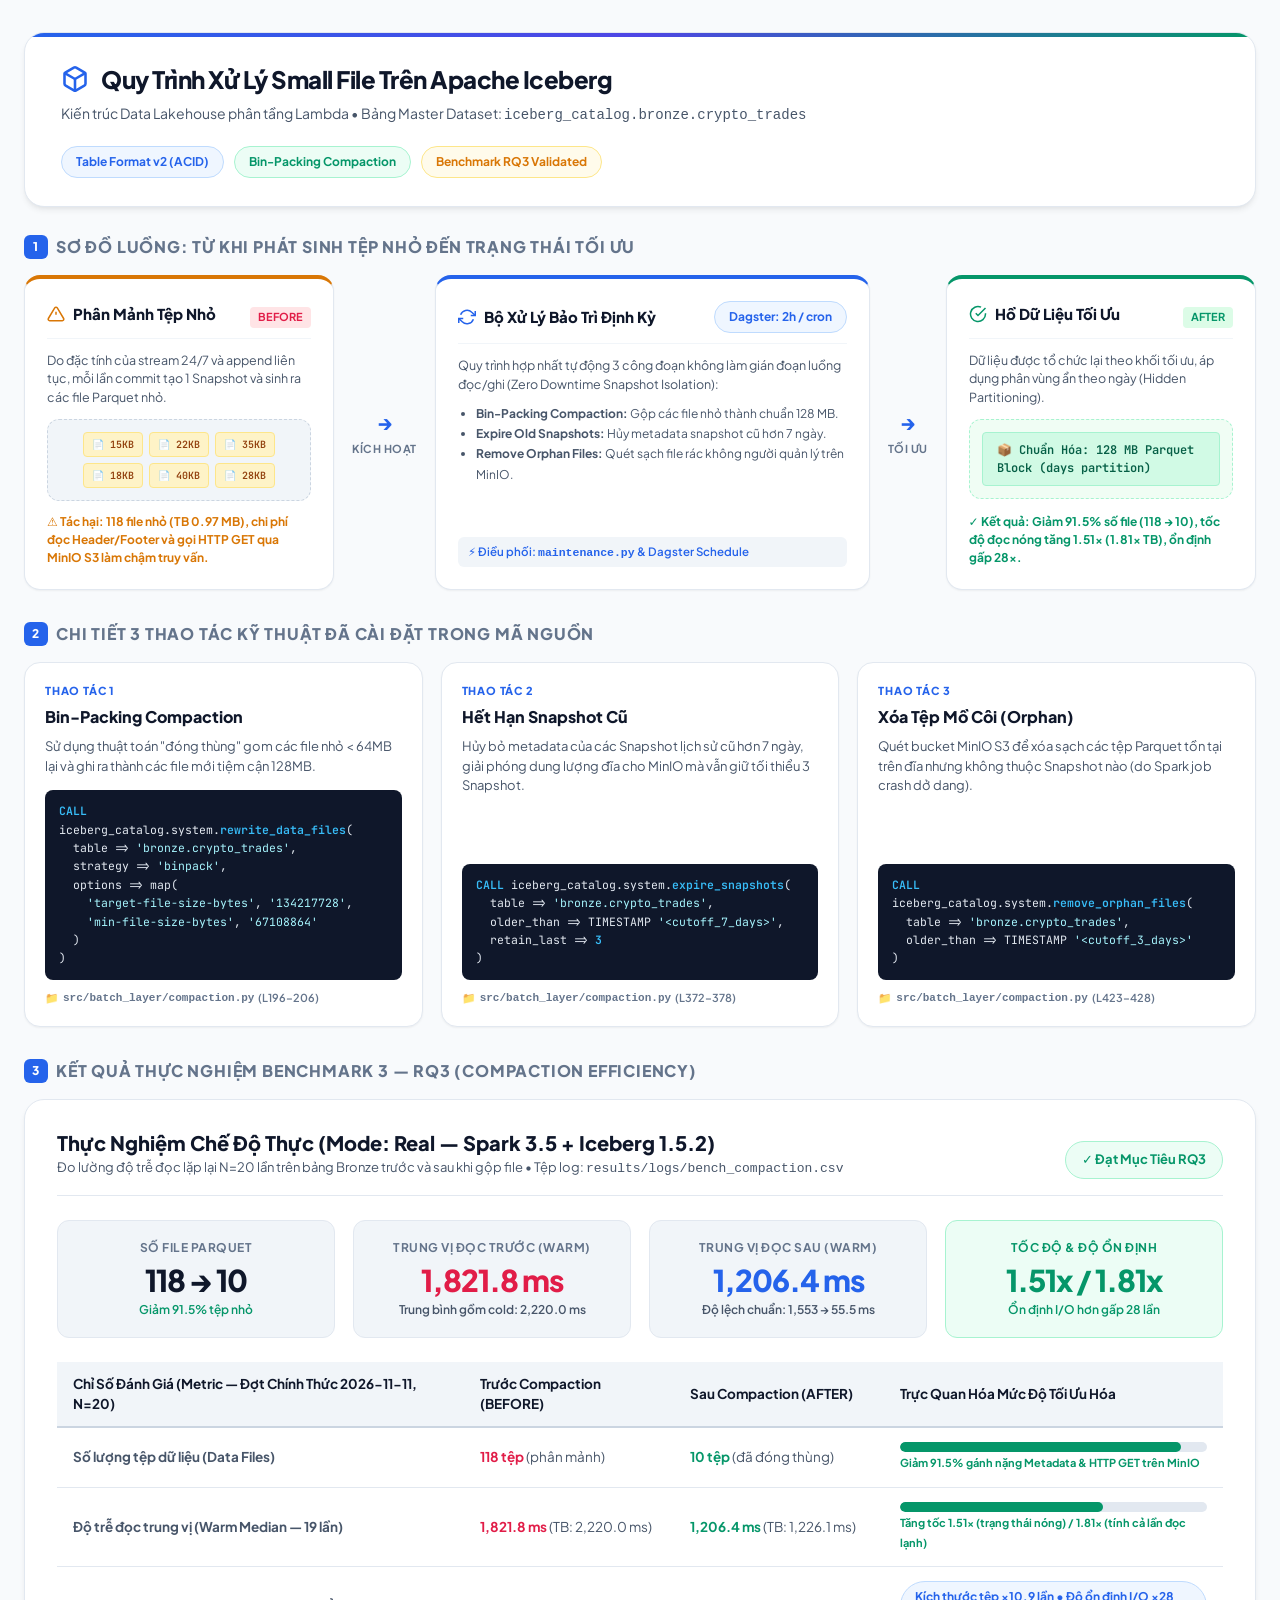
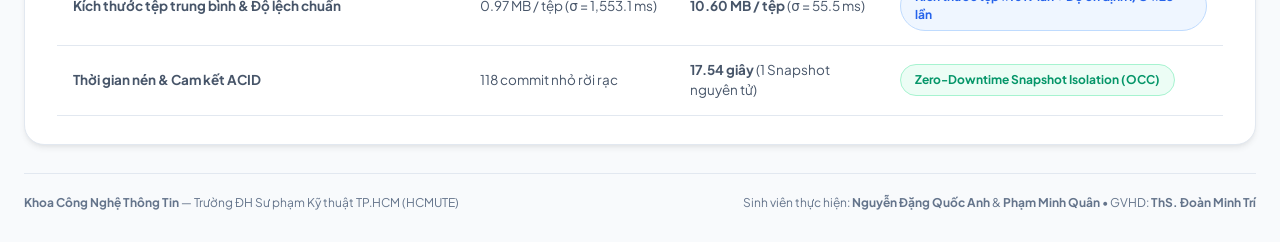
<file: docs/presentation/smallfile_diagram.html>
<!DOCTYPE html>
<html lang="vi">
<head>
<meta charset="UTF-8">
<meta name="viewport" content="width=device-width, initial-scale=1.0">
<title>Sơ Đồ Xử Lý Small File Trên Apache Iceberg — Data Lakehouse</title>
<link rel="preconnect" href="https://fonts.googleapis.com">
<link rel="preconnect" href="https://fonts.gstatic.com" crossorigin>
<link href="https://fonts.googleapis.com/css2?family=Plus+Jakarta+Sans:wght@400;500;600;700;800&family=JetBrains+Mono:wght@400;500;600&display=swap" rel="stylesheet">
<style>
  /* ══════════════════════════════════════════════════════
     RESET & LIGHT THEME DESIGN TOKENS
  ══════════════════════════════════════════════════════ */
  *, *::before, *::after { box-sizing: border-box; margin: 0; padding: 0; }
  
  :root {
    --bg-main: #F8FAFC;
    --bg-card: #FFFFFF;
    --bg-subtle: #F1F5F9;
    --bg-accent: #EFF6FF;
    
    --text-primary: #0F172A;
    --text-secondary: #475569;
    --text-muted: #64748B;
    --text-light: #94A3B8;

    --border-soft: #E2E8F0;
    --border-strong: #CBD5E1;

    --brand-blue: #2563EB;
    --brand-blue-light: #3B82F6;
    --brand-indigo: #4F46E5;
    --brand-emerald: #059669;
    --brand-emerald-light: #10B981;
    --brand-amber: #D97706;
    --brand-amber-light: #F59E0B;
    --brand-rose: #E11D48;

    --shadow-sm: 0 1px 2px 0 rgba(0, 0, 0, 0.05);
    --shadow-md: 0 4px 6px -1px rgba(0, 0, 0, 0.07), 0 2px 4px -2px rgba(0, 0, 0, 0.05);
    --shadow-lg: 0 10px 15px -3px rgba(0, 0, 0, 0.08), 0 4px 6px -4px rgba(0, 0, 0, 0.04);
    --shadow-glow: 0 0 20px rgba(37, 99, 235, 0.12);

    --radius-sm: 8px;
    --radius-md: 12px;
    --radius-lg: 16px;
    --radius-xl: 20px;
  }

  body {
    background-color: var(--bg-main);
    color: var(--text-primary);
    font-family: 'Plus Jakarta Sans', system-ui, -apple-system, sans-serif;
    line-height: 1.5;
    padding: 32px 24px;
    -webkit-font-smoothing: antialiased;
  }

  .container {
    max-width: 1240px;
    margin: 0 auto;
  }

  /* ══════════════════════════════════════════════════════
     HEADER SECTION
  ══════════════════════════════════════════════════════ */
  .header {
    background: var(--bg-card);
    border: 1px solid var(--border-soft);
    border-radius: var(--radius-xl);
    padding: 28px 36px;
    margin-bottom: 28px;
    box-shadow: var(--shadow-md);
    display: flex;
    justify-content: space-between;
    align-items: center;
    flex-wrap: wrap;
    gap: 20px;
    position: relative;
    overflow: hidden;
  }

  .header::before {
    content: '';
    position: absolute;
    top: 0; left: 0; right: 0;
    height: 4px;
    background: linear-gradient(90deg, var(--brand-blue), var(--brand-indigo), var(--brand-emerald));
  }

  .header-left h1 {
    font-size: 24px;
    font-weight: 800;
    color: var(--text-primary);
    letter-spacing: -0.5px;
    display: flex;
    align-items: center;
    gap: 12px;
  }

  .header-left p {
    font-size: 14px;
    color: var(--text-secondary);
    margin-top: 6px;
  }

  .badges-group {
    display: flex;
    gap: 10px;
    flex-wrap: wrap;
  }

  .badge {
    display: inline-flex;
    align-items: center;
    gap: 6px;
    font-size: 12px;
    font-weight: 700;
    padding: 6px 14px;
    border-radius: 9999px;
    border: 1px solid transparent;
  }

  .badge-blue { background: #EFF6FF; color: var(--brand-blue); border-color: #BFDBFE; }
  .badge-emerald { background: #ECFDF5; color: var(--brand-emerald); border-color: #A7F3D0; }
  .badge-amber { background: #FFFBEB; color: var(--brand-amber); border-color: #FDE68A; }

  /* ══════════════════════════════════════════════════════
     SECTION TITLES
  ══════════════════════════════════════════════════════ */
  .section-title {
    font-size: 16px;
    font-weight: 800;
    text-transform: uppercase;
    letter-spacing: 0.8px;
    color: var(--text-muted);
    margin-bottom: 16px;
    display: flex;
    align-items: center;
    gap: 8px;
  }

  .section-title span.number {
    background: var(--brand-blue);
    color: white;
    width: 24px;
    height: 24px;
    border-radius: 6px;
    display: inline-flex;
    align-items: center;
    justify-content: center;
    font-size: 12px;
    font-weight: 800;
  }

  /* ══════════════════════════════════════════════════════
     ARCHITECTURE & PROCESS FLOW DIAGRAM
  ══════════════════════════════════════════════════════ */
  .flow-grid {
    display: grid;
    grid-template-columns: 1fr auto 1.4fr auto 1fr;
    align-items: stretch;
    gap: 14px;
    margin-bottom: 32px;
  }

  .flow-connector {
    display: flex;
    flex-direction: column;
    align-items: center;
    justify-content: center;
    color: var(--brand-blue);
    font-weight: 800;
    font-size: 20px;
    padding: 0 4px;
  }

  .flow-connector span.label {
    font-size: 11px;
    font-weight: 700;
    color: var(--text-muted);
    text-transform: uppercase;
    letter-spacing: 0.5px;
    margin-top: 4px;
    white-space: nowrap;
  }

  .card-node {
    background: var(--bg-card);
    border: 1px solid var(--border-soft);
    border-radius: var(--radius-lg);
    padding: 22px;
    box-shadow: var(--shadow-sm);
    display: flex;
    flex-direction: column;
    justify-content: space-between;
    transition: transform 0.2s, box-shadow 0.2s;
  }

  .card-node:hover {
    transform: translateY(-2px);
    box-shadow: var(--shadow-md);
  }

  .node-header {
    display: flex;
    align-items: center;
    justify-content: space-between;
    margin-bottom: 12px;
    border-bottom: 1px solid var(--bg-subtle);
    padding-bottom: 10px;
  }

  .node-title {
    font-size: 15px;
    font-weight: 800;
    display: flex;
    align-items: center;
    gap: 8px;
  }

  .node-danger { border-top: 4px solid var(--brand-amber); }
  .node-primary { border-top: 4px solid var(--brand-blue); }
  .node-success { border-top: 4px solid var(--brand-emerald); }

  /* Visual files illustration */
  .files-visual {
    background: var(--bg-subtle);
    border: 1px dashed var(--border-strong);
    border-radius: var(--radius-md);
    padding: 12px;
    margin: 12px 0;
    display: flex;
    flex-wrap: wrap;
    gap: 6px;
    align-items: center;
    justify-content: center;
  }

  .file-chip {
    font-family: 'JetBrains Mono', monospace;
    font-size: 10px;
    font-weight: 600;
    padding: 4px 8px;
    border-radius: 4px;
    display: inline-flex;
    align-items: center;
    gap: 4px;
  }

  .file-small {
    background: #FEF3C7;
    color: #92400E;
    border: 1px solid #FDE68A;
  }

  .file-large {
    background: #D1FAE5;
    color: #065F46;
    border: 1px solid #A7F3D0;
    font-size: 12px;
    padding: 8px 14px;
    width: 100%;
    justify-content: center;
  }

  .node-desc {
    font-size: 12.5px;
    color: var(--text-secondary);
    line-height: 1.5;
  }

  .metric-tag {
    font-size: 11px;
    font-weight: 700;
    padding: 2px 8px;
    border-radius: 4px;
    margin-top: 6px;
    display: inline-block;
  }

  .tag-red { background: #FFE4E6; color: var(--brand-rose); }
  .tag-green { background: #DCFCE7; color: var(--brand-emerald); }

  /* ══════════════════════════════════════════════════════
     THE 3 MAINTENANCE OPERATIONS IN DEPTH
  ══════════════════════════════════════════════════════ */
  .operations-grid {
    display: grid;
    grid-template-columns: repeat(3, 1fr);
    gap: 18px;
    margin-bottom: 32px;
  }

  .op-card {
    background: var(--bg-card);
    border: 1px solid var(--border-soft);
    border-radius: var(--radius-lg);
    padding: 20px;
    box-shadow: var(--shadow-sm);
    display: flex;
    flex-direction: column;
  }

  .op-number {
    font-size: 11px;
    font-weight: 800;
    color: var(--brand-blue);
    text-transform: uppercase;
    letter-spacing: 0.8px;
    margin-bottom: 6px;
  }

  .op-title {
    font-size: 16px;
    font-weight: 800;
    color: var(--text-primary);
    margin-bottom: 8px;
  }

  .op-desc {
    font-size: 13px;
    color: var(--text-secondary);
    margin-bottom: 14px;
    flex-grow: 1;
  }

  .code-block {
    background: #0F172A;
    color: #E2E8F0;
    font-family: 'JetBrains Mono', monospace;
    font-size: 11.5px;
    padding: 12px 14px;
    border-radius: var(--radius-sm);
    overflow-x: auto;
    line-height: 1.6;
    margin-bottom: 10px;
  }

  .code-keyword { color: #38BDF8; font-weight: 600; }
  .code-string { color: #A5F3FC; }
  .code-comment { color: #64748B; font-style: italic; }

  .code-location {
    font-size: 11px;
    font-weight: 600;
    color: var(--text-muted);
    display: flex;
    align-items: center;
    gap: 4px;
  }

  /* ══════════════════════════════════════════════════════
     BENCHMARK 3 RESULTS SHOWCASE (RQ3)
  ══════════════════════════════════════════════════════ */
  .benchmark-container {
    background: var(--bg-card);
    border: 1px solid var(--border-soft);
    border-radius: var(--radius-xl);
    padding: 28px 32px;
    box-shadow: var(--shadow-md);
    margin-bottom: 28px;
  }

  .bench-header {
    display: flex;
    justify-content: space-between;
    align-items: flex-end;
    margin-bottom: 24px;
    border-bottom: 1px solid var(--border-soft);
    padding-bottom: 16px;
    flex-wrap: wrap;
    gap: 12px;
  }

  .bench-header h2 {
    font-size: 20px;
    font-weight: 800;
    color: var(--text-primary);
  }

  .bench-header p {
    font-size: 13px;
    color: var(--text-secondary);
  }

  .metrics-summary-grid {
    display: grid;
    grid-template-columns: repeat(4, 1fr);
    gap: 18px;
    margin-bottom: 24px;
  }

  .metric-box {
    background: var(--bg-subtle);
    border: 1px solid var(--border-soft);
    border-radius: var(--radius-md);
    padding: 18px 20px;
    text-align: center;
  }

  .metric-box.highlight {
    background: #ECFDF5;
    border-color: #A7F3D0;
  }

  .metric-label {
    font-size: 12px;
    font-weight: 700;
    color: var(--text-muted);
    text-transform: uppercase;
    letter-spacing: 0.5px;
    margin-bottom: 8px;
  }

  .metric-value {
    font-size: 30px;
    font-weight: 800;
    color: var(--text-primary);
    letter-spacing: -1px;
    line-height: 1;
  }

  .metric-value.green { color: var(--brand-emerald); }
  .metric-value.blue { color: var(--brand-blue); }

  .metric-sub {
    font-size: 12px;
    color: var(--text-secondary);
    margin-top: 6px;
    font-weight: 600;
  }

  /* Comparison Visual Bars */
  .comp-table-wrap {
    overflow-x: auto;
  }

  table.comp-table {
    width: 100%;
    border-collapse: collapse;
    font-size: 13.5px;
  }

  table.comp-table th {
    background: var(--bg-subtle);
    color: var(--text-primary);
    font-weight: 700;
    padding: 12px 16px;
    text-align: left;
    border-bottom: 2px solid var(--border-strong);
  }

  table.comp-table td {
    padding: 14px 16px;
    border-bottom: 1px solid var(--border-soft);
    color: var(--text-secondary);
  }

  table.comp-table tr:hover td {
    background: var(--bg-accent);
  }

  .progress-track {
    background: var(--border-soft);
    height: 10px;
    border-radius: 9999px;
    overflow: hidden;
    width: 100%;
    position: relative;
  }

  .progress-fill-red { background: var(--brand-rose); height: 100%; border-radius: 9999px; }
  .progress-fill-green { background: var(--brand-emerald); height: 100%; border-radius: 9999px; }

  /* ══════════════════════════════════════════════════════
     FOOTER / META
  ══════════════════════════════════════════════════════ */
  .footer {
    display: flex;
    justify-content: space-between;
    align-items: center;
    font-size: 12px;
    color: var(--text-muted);
    border-top: 1px solid var(--border-soft);
    padding-top: 20px;
    flex-wrap: wrap;
    gap: 12px;
  }

  @media (max-width: 992px) {
    .flow-grid { grid-template-columns: 1fr; }
    .flow-connector { transform: rotate(90deg); margin: 8px 0; }
    .operations-grid { grid-template-columns: 1fr; }
    .metrics-summary-grid { grid-template-columns: repeat(2, 1fr); }
  }
</style>
</head>
<body>

<div class="container">

  <!-- ════════════════ HEADER ════════════════ -->
  <header class="header">
    <div class="header-left">
      <h1>
        <svg width="28" height="28" viewBox="0 0 24 24" fill="none" stroke="currentColor" stroke-width="2.2" stroke-linecap="round" stroke-linejoin="round" style="color:var(--brand-blue)"><path d="M21 16V8a2 2 0 0 0-1-1.73l-7-4a2 2 0 0 0-2 0l-7 4A2 2 0 0 0 3 8v8a2 2 0 0 0 1 1.73l7 4a2 2 0 0 0 2 0l7-4A2 2 0 0 0 21 16z"></path><polyline points="3.27 6.96 12 12.01 20.73 6.96"></polyline><line x1="12" y1="22.08" x2="12" y2="12"></line></svg>
        Quy Trình Xử Lý Small File Trên Apache Iceberg
      </h1>
      <p>Kiến trúc Data Lakehouse phân tầng Lambda • Bảng Master Dataset: <code>iceberg_catalog.bronze.crypto_trades</code></p>
    </div>
    <div class="badges-group">
      <span class="badge badge-blue">Table Format v2 (ACID)</span>
      <span class="badge badge-emerald">Bin-Packing Compaction</span>
      <span class="badge badge-amber">Benchmark RQ3 Validated</span>
    </div>
  </header>

  <!-- ════════════════ SECTION 1: ARCHITECTURE FLOW ════════════════ -->
  <div class="section-title">
    <span class="number">1</span>
    Sơ Đồ Luồng: Từ Khi Phát Sinh Tệp Nhỏ Đến Trạng Thái Tối Ưu
  </div>

  <div class="flow-grid">
    
    <!-- NODE 1: Small File Problem -->
    <div class="card-node node-danger">
      <div>
        <div class="node-header">
          <span class="node-title">
            <svg width="18" height="18" viewBox="0 0 24 24" fill="none" stroke="currentColor" stroke-width="2" style="color:var(--brand-amber)"><path d="M10.29 3.86L1.82 18a2 2 0 0 0 1.71 3h16.94a2 2 0 0 0 1.71-3L13.71 3.86a2 2 0 0 0-3.42 0z"></path><line x1="12" y1="9" x2="12" y2="13"></line><line x1="12" y1="17" x2="12.01" y2="17"></line></svg>
            Phân Mảnh Tệp Nhỏ
          </span>
          <span class="metric-tag tag-red">BEFORE</span>
        </div>
        <p class="node-desc">
          Do đặc tính của stream 24/7 và append liên tục, mỗi lần commit tạo 1 Snapshot và sinh ra các file Parquet nhỏ.
        </p>
        <div class="files-visual">
          <span class="file-chip file-small">📄 15KB</span>
          <span class="file-chip file-small">📄 22KB</span>
          <span class="file-chip file-small">📄 35KB</span>
          <span class="file-chip file-small">📄 18KB</span>
          <span class="file-chip file-small">📄 40KB</span>
          <span class="file-chip file-small">📄 28KB</span>
        </div>
      </div>
      <div>
        <div style="font-size:12px; font-weight:700; color:var(--brand-amber);">
          ⚠️ Tác hại: 118 file nhỏ (TB 0.97 MB), chi phí đọc Header/Footer và gọi HTTP GET qua MinIO S3 làm chậm truy vấn.
        </div>
      </div>
    </div>

    <!-- CONNECTOR 1 -->
    <div class="flow-connector">
      →
      <span class="label">Kích hoạt</span>
    </div>

    <!-- NODE 2: Pipeline Maintenance -->
    <div class="card-node node-primary">
      <div>
        <div class="node-header">
          <span class="node-title">
            <svg width="18" height="18" viewBox="0 0 24 24" fill="none" stroke="currentColor" stroke-width="2" style="color:var(--brand-blue)"><polyline points="23 4 23 10 17 10"></polyline><polyline points="1 20 1 14 7 14"></polyline><path d="M3.51 9a9 9 0 0 1 14.85-3.36L23 10M1 14l4.64 4.36A9 9 0 0 0 20.49 15"></path></svg>
            Bộ Xử Lý Bảo Trì Định Kỳ
          </span>
          <span class="badge badge-blue">Dagster: 2h / cron</span>
        </div>
        <p class="node-desc">
          Quy trình hợp nhất tự động 3 công đoạn không làm gián đoạn luồng đọc/ghi (Zero Downtime Snapshot Isolation):
        </p>
        <ul style="font-size:12px; color:var(--text-secondary); margin: 10px 0 10px 18px; line-height:1.7;">
          <li><strong>Bin-Packing Compaction:</strong> Gộp các file nhỏ thành chuẩn 128 MB.</li>
          <li><strong>Expire Old Snapshots:</strong> Hủy metadata snapshot cũ hơn 7 ngày.</li>
          <li><strong>Remove Orphan Files:</strong> Quét sạch file rác không người quản lý trên MinIO.</li>
        </ul>
      </div>
      <div>
        <div style="font-size:11.5px; background:var(--bg-subtle); padding:6px 10px; border-radius:6px; font-weight:600; color:var(--brand-blue);">
          ⚡ Điều phối: <code>maintenance.py</code> & Dagster Schedule
        </div>
      </div>
    </div>

    <!-- CONNECTOR 2 -->
    <div class="flow-connector">
      →
      <span class="label">Tối ưu</span>
    </div>

    <!-- NODE 3: Optimized Table -->
    <div class="card-node node-success">
      <div>
        <div class="node-header">
          <span class="node-title">
            <svg width="18" height="18" viewBox="0 0 24 24" fill="none" stroke="currentColor" stroke-width="2" style="color:var(--brand-emerald)"><path d="M22 11.08V12a10 10 0 1 1-5.93-9.14"></path><polyline points="22 4 12 14.01 9 11.01"></polyline></svg>
            Hồ Dữ Liệu Tối Ưu
          </span>
          <span class="metric-tag tag-green">AFTER</span>
        </div>
        <p class="node-desc">
          Dữ liệu được tổ chức lại theo khối tối ưu, áp dụng phân vùng ẩn theo ngày (Hidden Partitioning).
        </p>
        <div class="files-visual" style="border-color: #A7F3D0; background: #F0FDF4;">
          <span class="file-chip file-large">
            📦 Chuẩn Hóa: 128 MB Parquet Block (days partition)
          </span>
        </div>
      </div>
      <div>
        <div style="font-size:12px; font-weight:700; color:var(--brand-emerald);">
          ✓ Kết quả: Giảm 91.5% số file (118 → 10), tốc độ đọc nóng tăng 1.51x (1.81x TB), ổn định gấp 28x.
        </div>
      </div>
    </div>

  </div>

  <!-- ════════════════ SECTION 2: 3 CORE OPERATIONS IN CODE ════════════════ -->
  <div class="section-title">
    <span class="number">2</span>
    Chi Tiết 3 Thao Tác Kỹ Thuật Đã Cài Đặt Trong Mã Nguồn
  </div>

  <div class="operations-grid">

    <!-- OP 1: Bin-Packing -->
    <div class="op-card">
      <div class="op-number">Thao Tác 1</div>
      <div class="op-title">Bin-Packing Compaction</div>
      <p class="op-desc">
        Sử dụng thuật toán "đóng thùng" gom các file nhỏ &lt; 64MB lại và ghi ra thành các file mới tiệm cận 128MB.
      </p>
      <div class="code-block">
        <span class="code-keyword">CALL</span> iceberg_catalog.system.<span class="code-keyword">rewrite_data_files</span>(<br>
        &nbsp;&nbsp;table =&gt; <span class="code-string">'bronze.crypto_trades'</span>,<br>
        &nbsp;&nbsp;strategy =&gt; <span class="code-string">'binpack'</span>,<br>
        &nbsp;&nbsp;options =&gt; map(<br>
        &nbsp;&nbsp;&nbsp;&nbsp;<span class="code-string">'target-file-size-bytes'</span>, <span class="code-string">'134217728'</span>,<br>
        &nbsp;&nbsp;&nbsp;&nbsp;<span class="code-string">'min-file-size-bytes'</span>, <span class="code-string">'67108864'</span><br>
        &nbsp;&nbsp;)<br>
        )
      </div>
      <div class="code-location">
        📁 <code>src/batch_layer/compaction.py</code> (L196–206)
      </div>
    </div>

    <!-- OP 2: Expire Snapshots -->
    <div class="op-card">
      <div class="op-number">Thao Tác 2</div>
      <div class="op-title">Hết Hạn Snapshot Cũ</div>
      <p class="op-desc">
        Hủy bỏ metadata của các Snapshot lịch sử cũ hơn 7 ngày, giải phóng dung lượng đĩa cho MinIO mà vẫn giữ tối thiểu 3 Snapshot.
      </p>
      <div class="code-block">
        <span class="code-keyword">CALL</span> iceberg_catalog.system.<span class="code-keyword">expire_snapshots</span>(<br>
        &nbsp;&nbsp;table =&gt; <span class="code-string">'bronze.crypto_trades'</span>,<br>
        &nbsp;&nbsp;older_than =&gt; TIMESTAMP <span class="code-string">'&lt;cutoff_7_days&gt;'</span>,<br>
        &nbsp;&nbsp;retain_last =&gt; <span class="code-keyword">3</span><br>
        )
      </div>
      <div class="code-location">
        📁 <code>src/batch_layer/compaction.py</code> (L372–378)
      </div>
    </div>

    <!-- OP 3: Remove Orphan Files -->
    <div class="op-card">
      <div class="op-number">Thao Tác 3</div>
      <div class="op-title">Xóa Tệp Mồ Côi (Orphan)</div>
      <p class="op-desc">
        Quét bucket MinIO S3 để xóa sạch các tệp Parquet tồn tại trên đĩa nhưng không thuộc Snapshot nào (do Spark job crash dở dang).
      </p>
      <div class="code-block">
        <span class="code-keyword">CALL</span> iceberg_catalog.system.<span class="code-keyword">remove_orphan_files</span>(<br>
        &nbsp;&nbsp;table =&gt; <span class="code-string">'bronze.crypto_trades'</span>,<br>
        &nbsp;&nbsp;older_than =&gt; TIMESTAMP <span class="code-string">'&lt;cutoff_3_days&gt;'</span><br>
        )
      </div>
      <div class="code-location">
        📁 <code>src/batch_layer/compaction.py</code> (L423–428)
      </div>
    </div>

  </div>

  <!-- ════════════════ SECTION 3: BENCHMARK 3 RESULTS ════════════════ -->
  <div class="section-title">
    <span class="number">3</span>
    Kết Quả Thực Nghiệm Benchmark 3 — RQ3 (Compaction Efficiency)
  </div>

  <div class="benchmark-container">
    <div class="bench-header">
      <div>
        <h2>Thực Nghiệm Chế Độ Thực (Mode: Real — Spark 3.5 + Iceberg 1.5.2)</h2>
        <p>Đo lường độ trễ đọc lặp lại N=20 lần trên bảng Bronze trước và sau khi gộp file • Tệp log: <code>results/logs/bench_compaction.csv</code></p>
      </div>
      <span class="badge badge-emerald" style="font-size:13px; padding:8px 16px;">
        ✓ Đạt Mục Tiêu RQ3
      </span>
    </div>

    <!-- Top Metric Cards -->
    <div class="metrics-summary-grid">
      <div class="metric-box">
        <div class="metric-label">Số File Parquet</div>
        <div class="metric-value">118 → 10</div>
        <div class="metric-sub" style="color:var(--brand-emerald);">Giảm 91.5% tệp nhỏ</div>
      </div>
      <div class="metric-box">
        <div class="metric-label">Trung Vị Đọc Trước (Warm)</div>
        <div class="metric-value" style="color:var(--brand-rose);">1,821.8 ms</div>
        <div class="metric-sub">Trung bình gồm cold: 2,220.0 ms</div>
      </div>
      <div class="metric-box">
        <div class="metric-label">Trung Vị Đọc Sau (Warm)</div>
        <div class="metric-value blue">1,206.4 ms</div>
        <div class="metric-sub">Độ lệch chuẩn: 1,553 → 55.5 ms</div>
      </div>
      <div class="metric-box highlight">
        <div class="metric-label" style="color:var(--brand-emerald);">Tốc Độ &amp; Độ Ổn Định</div>
        <div class="metric-value green">1.51x / 1.81x</div>
        <div class="metric-sub" style="color:var(--brand-emerald);">Ổn định I/O hơn gấp 28 lần</div>
      </div>
    </div>

    <!-- Visual Comparison Table -->
    <div class="comp-table-wrap">
      <table class="comp-table">
        <thead>
          <tr>
            <th>Chỉ Số Đánh Giá (Metric — Đợt Chính Thức 2026-11-11, N=20)</th>
            <th style="width: 210px;">Trước Compaction (BEFORE)</th>
            <th style="width: 210px;">Sau Compaction (AFTER)</th>
            <th>Trực Quan Hóa Mức Độ Tối Ưu Hóa</th>
          </tr>
        </thead>
        <tbody>
          <tr>
            <td><strong>Số lượng tệp dữ liệu (Data Files)</strong></td>
            <td><strong style="color:var(--brand-rose);">118 tệp</strong> (phân mảnh)</td>
            <td><strong style="color:var(--brand-emerald);">10 tệp</strong> (đã đóng thùng)</td>
            <td>
              <div class="progress-track">
                <div class="progress-fill-green" style="width: 91.5%;"></div>
              </div>
              <span style="font-size:11px; color:var(--brand-emerald); font-weight:700;">Giảm 91.5% gánh nặng Metadata &amp; HTTP GET trên MinIO</span>
            </td>
          </tr>
          <tr>
            <td><strong>Độ trễ đọc trung vị (Warm Median — 19 lần)</strong></td>
            <td><strong style="color:var(--brand-rose);">1,821.8 ms</strong> (TB: 2,220.0 ms)</td>
            <td><strong style="color:var(--brand-emerald);">1,206.4 ms</strong> (TB: 1,226.1 ms)</td>
            <td>
              <div class="progress-track">
                <div class="progress-fill-green" style="width: 66%;"></div>
              </div>
              <span style="font-size:11px; color:var(--brand-emerald); font-weight:700;">Tăng tốc 1.51x (trạng thái nóng) / 1.81x (tính cả lần đọc lạnh)</span>
            </td>
          </tr>
          <tr>
            <td><strong>Kích thước tệp trung bình &amp; Độ lệch chuẩn</strong></td>
            <td>0.97 MB / tệp (σ = 1,553.1 ms)</td>
            <td><strong>10.60 MB / tệp</strong> (σ = 55.5 ms)</td>
            <td>
              <span class="badge badge-blue">Kích thước tệp ×10.9 lần • Độ ổn định I/O ×28 lần</span>
            </td>
          </tr>
          <tr>
            <td><strong>Thời gian nén &amp; Cam kết ACID</strong></td>
            <td>118 commit nhỏ rời rạc</td>
            <td><strong>17.54 giây</strong> (1 Snapshot nguyên tử)</td>
            <td>
              <span class="badge badge-emerald">Zero-Downtime Snapshot Isolation (OCC)</span>
            </td>
          </tr>
        </tbody>
      </table>
    </div>
  </div>

  <!-- ════════════════ FOOTER ════════════════ -->
  <footer class="footer">
    <div>
      <strong>Khoa Công Nghệ Thông Tin</strong> — Trường ĐH Sư phạm Kỹ thuật TP.HCM (HCMUTE)
    </div>
    <div>
      Sinh viên thực hiện: <strong>Nguyễn Đặng Quốc Anh</strong> & <strong>Phạm Minh Quân</strong> • GVHD: <strong>ThS. Đoàn Minh Trí</strong>
    </div>
  </footer>

</div>

</body>
</html>
</file>
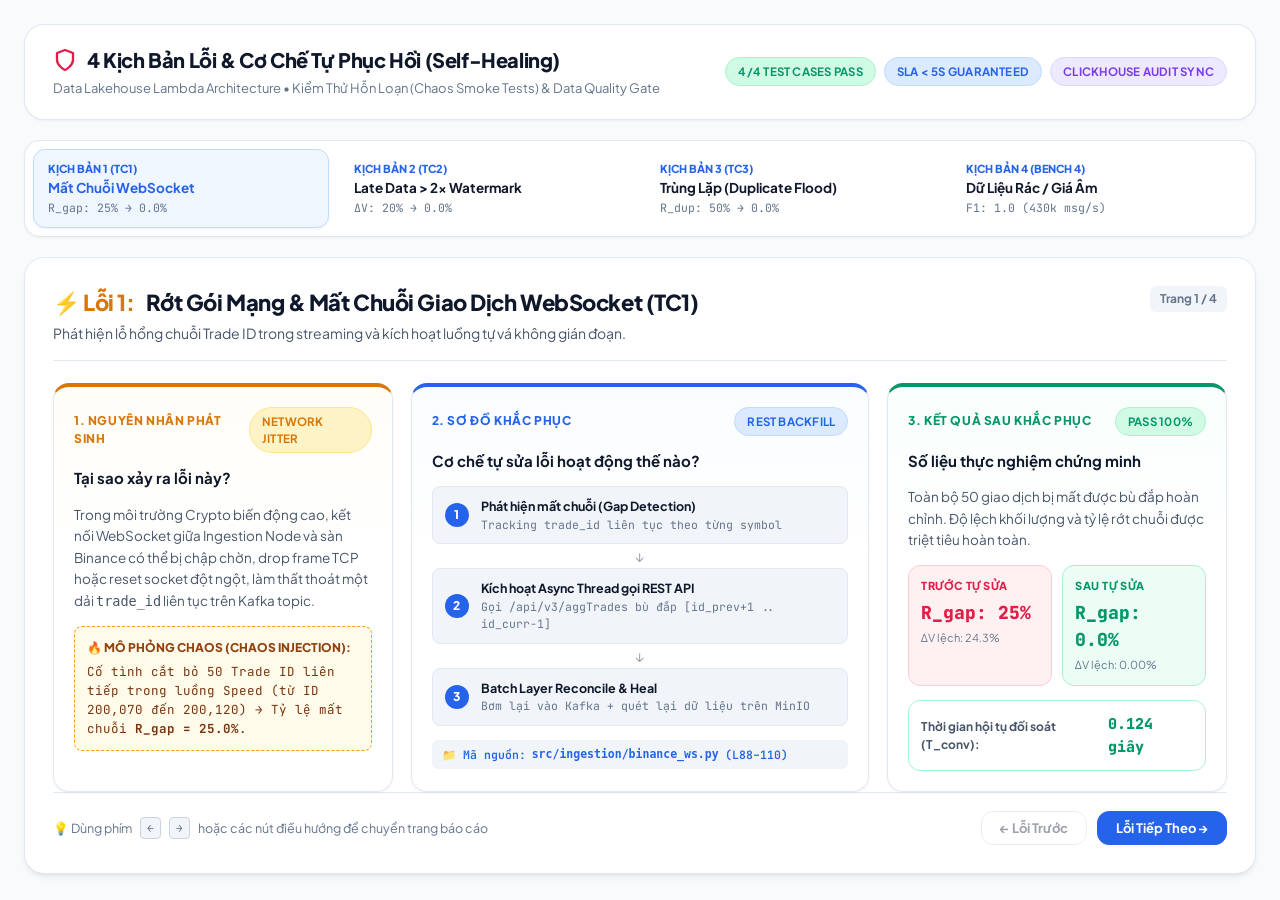
<file: report_materials/05_slide_va_giao_dien_thuyet_trinh/4erors.html>
<!DOCTYPE html>
<html lang="vi">
<head>
<meta charset="UTF-8">
<meta name="viewport" content="width=device-width, initial-scale=1.0">
<title>4 Kịch Bản Lỗi & Cơ Chế Tự Phục Hồi (Self-Healing) — Data Lakehouse</title>
<link rel="preconnect" href="https://fonts.googleapis.com">
<link rel="preconnect" href="https://fonts.gstatic.com" crossorigin>
<link href="https://fonts.googleapis.com/css2?family=Plus+Jakarta+Sans:wght@400;500;600;700;800&family=JetBrains+Mono:wght@400;500;600&display=swap" rel="stylesheet">
<style>
  /* ══════════════════════════════════════════════════════
     RESET & LIGHT THEME DESIGN SYSTEM
  ══════════════════════════════════════════════════════ */
  *, *::before, *::after { box-sizing: border-box; margin: 0; padding: 0; }

  :root {
    --bg-main: #F8FAFC;
    --bg-card: #FFFFFF;
    --bg-subtle: #F1F5F9;
    --bg-accent: #EFF6FF;

    --text-primary: #0F172A;
    --text-secondary: #475569;
    --text-muted: #64748B;
    --text-light: #94A3B8;

    --border-soft: #E2E8F0;
    --border-strong: #CBD5E1;

    --brand-blue: #2563EB;
    --brand-blue-soft: #DBEAFE;
    --brand-emerald: #059669;
    --brand-emerald-soft: #D1FAE5;
    --brand-amber: #D97706;
    --brand-amber-soft: #FEF3C7;
    --brand-rose: #E11D48;
    --brand-rose-soft: #FFE4E6;
    --brand-purple: #7C3AED;
    --brand-purple-soft: #EDE9FE;

    --shadow-sm: 0 1px 3px rgba(0,0,0,0.05);
    --shadow-md: 0 4px 6px -1px rgba(0,0,0,0.07), 0 2px 4px -2px rgba(0,0,0,0.05);
    --shadow-lg: 0 10px 15px -3px rgba(0,0,0,0.08), 0 4px 6px -4px rgba(0,0,0,0.04);

    --radius-sm: 8px;
    --radius-md: 12px;
    --radius-lg: 16px;
    --radius-xl: 20px;
  }

  body {
    font-family: 'Plus Jakarta Sans', -apple-system, BlinkMacSystemFont, "Segoe UI", Roboto, sans-serif;
    background-color: var(--bg-main);
    color: var(--text-primary);
    line-height: 1.5;
    min-height: 100vh;
    padding: 24px;
    display: flex;
    justify-content: center;
  }

  .app-container {
    width: 100%;
    max-width: 1280px;
    display: flex;
    flex-direction: column;
    gap: 20px;
  }

  /* ════════════════ HEADER & BRANDING ════════════════ */
  .top-header {
    background: var(--bg-card);
    border: 1px solid var(--border-soft);
    border-radius: var(--radius-xl);
    padding: 20px 28px;
    display: flex;
    align-items: center;
    justify-content: space-between;
    box-shadow: var(--shadow-sm);
  }

  .header-info h1 {
    font-size: 20px;
    font-weight: 800;
    color: var(--text-primary);
    display: flex;
    align-items: center;
    gap: 10px;
    letter-spacing: -0.02em;
  }

  .header-info p {
    font-size: 13px;
    color: var(--text-muted);
    margin-top: 4px;
  }

  .header-badges {
    display: flex;
    gap: 8px;
    align-items: center;
  }

  .badge {
    display: inline-flex;
    align-items: center;
    gap: 6px;
    padding: 5px 12px;
    font-size: 11.5px;
    font-weight: 700;
    border-radius: 9999px;
    letter-spacing: 0.02em;
    text-transform: uppercase;
  }
  .badge-blue { background: var(--brand-blue-soft); color: var(--brand-blue); border: 1px solid #BFDBFE; }
  .badge-emerald { background: var(--brand-emerald-soft); color: var(--brand-emerald); border: 1px solid #A7F3D0; }
  .badge-rose { background: var(--brand-rose-soft); color: var(--brand-rose); border: 1px solid #FECDD3; }
  .badge-amber { background: var(--brand-amber-soft); color: var(--brand-amber); border: 1px solid #FDE68A; }
  .badge-purple { background: var(--brand-purple-soft); color: var(--brand-purple); border: 1px solid #DDD6FE; }

  /* ════════════════ TAB NAVIGATION ════════════════ */
  .nav-tabs {
    display: grid;
    grid-template-columns: repeat(4, 1fr);
    gap: 10px;
    background: var(--bg-card);
    padding: 8px;
    border: 1px solid var(--border-soft);
    border-radius: var(--radius-lg);
    box-shadow: var(--shadow-sm);
  }

  .tab-btn {
    background: transparent;
    border: 1px solid transparent;
    padding: 12px 14px;
    border-radius: var(--radius-md);
    cursor: pointer;
    font-family: inherit;
    text-align: left;
    transition: all 0.2s ease;
    display: flex;
    flex-direction: column;
    gap: 4px;
  }

  .tab-btn:hover {
    background: var(--bg-subtle);
  }

  .tab-btn.active {
    background: var(--bg-accent);
    border-color: #BFDBFE;
    box-shadow: var(--shadow-sm);
  }

  .tab-badge {
    font-size: 11px;
    font-weight: 800;
    color: var(--brand-blue);
    display: flex;
    align-items: center;
    gap: 6px;
  }

  .tab-title {
    font-size: 13.5px;
    font-weight: 700;
    color: var(--text-primary);
    white-space: nowrap;
    overflow: hidden;
    text-overflow: ellipsis;
  }

  .tab-metric {
    font-size: 11.5px;
    color: var(--text-muted);
    font-family: 'JetBrains Mono', monospace;
  }

  .tab-btn.active .tab-title {
    color: var(--brand-blue);
  }

  /* ════════════════ SLIDE CONTENT CONTAINER ════════════════ */
  .slide-container {
    background: var(--bg-card);
    border: 1px solid var(--border-soft);
    border-radius: var(--radius-xl);
    padding: 28px;
    box-shadow: var(--shadow-md);
    min-height: 580px;
    display: flex;
    flex-direction: column;
    justify-content: space-between;
  }

  .slide {
    display: none;
    flex-direction: column;
    gap: 22px;
    animation: fadeIn 0.25s ease-out;
  }

  .slide.active {
    display: flex;
  }

  @keyframes fadeIn {
    from { opacity: 0; transform: translateY(4px); }
    to { opacity: 1; transform: translateY(0); }
  }

  /* ════════════════ SLIDE HERO / TITLE ════════════════ */
  .slide-header {
    display: flex;
    justify-content: space-between;
    align-items: flex-start;
    border-bottom: 1px solid var(--border-soft);
    padding-bottom: 16px;
  }

  .slide-title-wrap h2 {
    font-size: 22px;
    font-weight: 800;
    color: var(--text-primary);
    display: flex;
    align-items: center;
    gap: 12px;
    letter-spacing: -0.02em;
  }

  .slide-title-wrap p {
    font-size: 14px;
    color: var(--text-secondary);
    margin-top: 4px;
  }

  .slide-counter {
    font-size: 12px;
    font-weight: 700;
    color: var(--text-muted);
    background: var(--bg-subtle);
    padding: 4px 10px;
    border-radius: 6px;
  }

  /* ════════════════ 3 CORE PILLARS GRID ════════════════ */
  .pillars-grid {
    display: grid;
    grid-template-columns: 1fr 1.35fr 1fr;
    gap: 18px;
    align-items: stretch;
  }

  .pillar-card {
    background: var(--bg-card);
    border: 1px solid var(--border-soft);
    border-radius: var(--radius-lg);
    padding: 20px;
    display: flex;
    flex-direction: column;
    gap: 14px;
    box-shadow: var(--shadow-sm);
    position: relative;
  }

  .pillar-card.pillar-cause {
    border-top: 4px solid var(--brand-amber);
    background: linear-gradient(180deg, rgba(254, 243, 199, 0.15) 0%, rgba(255, 255, 255, 1) 40%);
  }

  .pillar-card.pillar-solution {
    border-top: 4px solid var(--brand-blue);
    background: linear-gradient(180deg, rgba(219, 234, 254, 0.15) 0%, rgba(255, 255, 255, 1) 40%);
  }

  .pillar-card.pillar-result {
    border-top: 4px solid var(--brand-emerald);
    background: linear-gradient(180deg, rgba(209, 250, 229, 0.15) 0%, rgba(255, 255, 255, 1) 40%);
  }

  .pillar-header {
    display: flex;
    align-items: center;
    justify-content: space-between;
  }

  .pillar-label {
    font-size: 12px;
    font-weight: 800;
    text-transform: uppercase;
    letter-spacing: 0.05em;
    display: flex;
    align-items: center;
    gap: 6px;
  }

  .pillar-cause .pillar-label { color: var(--brand-amber); }
  .pillar-solution .pillar-label { color: var(--brand-blue); }
  .pillar-result .pillar-label { color: var(--brand-emerald); }

  .pillar-question {
    font-size: 15px;
    font-weight: 700;
    color: var(--text-primary);
  }

  .pillar-desc {
    font-size: 13.5px;
    color: var(--text-secondary);
    line-height: 1.6;
  }

  /* ════════════════ SPECIFIC COMPONENTS ════════════════ */
  /* Cause Callout */
  .chaos-box {
    background: #FFFBEB;
    border: 1px dashed #F59E0B;
    border-radius: var(--radius-sm);
    padding: 12px;
    display: flex;
    flex-direction: column;
    gap: 6px;
  }
  .chaos-box-title {
    font-size: 12px;
    font-weight: 800;
    color: #92400E;
    text-transform: uppercase;
  }
  .chaos-box-content {
    font-size: 12.5px;
    color: #78350F;
    font-family: 'JetBrains Mono', monospace;
  }

  /* Solution Diagram Flow */
  .flow-steps {
    display: flex;
    flex-direction: column;
    gap: 8px;
  }

  .flow-step-item {
    background: var(--bg-subtle);
    border: 1px solid var(--border-soft);
    border-radius: var(--radius-sm);
    padding: 10px 12px;
    display: flex;
    align-items: center;
    gap: 12px;
  }

  .flow-step-num {
    width: 24px;
    height: 24px;
    border-radius: 50%;
    background: var(--brand-blue);
    color: #FFFFFF;
    font-size: 12px;
    font-weight: 800;
    display: flex;
    align-items: center;
    justify-content: center;
    flex-shrink: 0;
  }

  .flow-step-info {
    display: flex;
    flex-direction: column;
  }

  .flow-step-title {
    font-size: 12.5px;
    font-weight: 700;
    color: var(--text-primary);
  }

  .flow-step-sub {
    font-size: 11.5px;
    color: var(--text-muted);
    font-family: 'JetBrains Mono', monospace;
  }

  .flow-arrow-down {
    text-align: center;
    font-size: 14px;
    color: var(--text-light);
    line-height: 1;
    margin: -3px 0;
  }

  .code-badge-ref {
    background: #F1F5F9;
    padding: 6px 10px;
    border-radius: 6px;
    font-family: 'JetBrains Mono', monospace;
    font-size: 11.5px;
    color: var(--brand-blue);
    font-weight: 600;
    display: flex;
    align-items: center;
    gap: 6px;
  }

  /* Results Metric Cards */
  .result-compare-grid {
    display: grid;
    grid-template-columns: 1fr 1fr;
    gap: 10px;
  }

  .compare-box {
    padding: 12px;
    border-radius: var(--radius-md);
    border: 1px solid var(--border-soft);
    display: flex;
    flex-direction: column;
    gap: 4px;
  }

  .compare-box.before {
    background: #FFF1F2;
    border-color: #FECDD3;
  }

  .compare-box.after {
    background: #ECFDF5;
    border-color: #A7F3D0;
  }

  .compare-title {
    font-size: 11px;
    font-weight: 800;
    text-transform: uppercase;
    letter-spacing: 0.05em;
  }
  .compare-box.before .compare-title { color: var(--brand-rose); }
  .compare-box.after .compare-title { color: var(--brand-emerald); }

  .compare-value {
    font-size: 18px;
    font-weight: 800;
    font-family: 'JetBrains Mono', monospace;
  }
  .compare-box.before .compare-value { color: var(--brand-rose); }
  .compare-box.after .compare-value { color: var(--brand-emerald); }

  .compare-sub {
    font-size: 11px;
    color: var(--text-muted);
  }

  .highlight-stat-box {
    background: var(--bg-card);
    border: 1px solid #A7F3D0;
    border-radius: var(--radius-md);
    padding: 12px;
    display: flex;
    align-items: center;
    justify-content: space-between;
  }

  .stat-label {
    font-size: 12px;
    font-weight: 700;
    color: var(--text-secondary);
  }

  .stat-val {
    font-size: 15px;
    font-weight: 800;
    color: var(--brand-emerald);
    font-family: 'JetBrains Mono', monospace;
  }

  /* ════════════════ FOOTER & CONTROLS ════════════════ */
  .slide-footer-nav {
    display: flex;
    align-items: center;
    justify-content: space-between;
    padding-top: 18px;
    border-top: 1px solid var(--border-soft);
  }

  .footer-hint {
    font-size: 12.5px;
    color: var(--text-muted);
    display: flex;
    align-items: center;
    gap: 8px;
  }

  .kbd {
    background: var(--bg-subtle);
    border: 1px solid var(--border-strong);
    padding: 2px 6px;
    border-radius: 4px;
    font-family: 'JetBrains Mono', monospace;
    font-size: 11px;
    font-weight: 700;
  }

  .nav-controls {
    display: flex;
    gap: 10px;
  }

  .btn-nav {
    background: var(--bg-card);
    border: 1px solid var(--border-strong);
    padding: 8px 18px;
    border-radius: var(--radius-md);
    font-family: inherit;
    font-size: 13px;
    font-weight: 700;
    color: var(--text-primary);
    cursor: pointer;
    display: flex;
    align-items: center;
    gap: 8px;
    transition: all 0.15s ease;
  }

  .btn-nav:hover:not(:disabled) {
    background: var(--bg-subtle);
    border-color: var(--text-muted);
  }

  .btn-nav:disabled {
    opacity: 0.4;
    cursor: not-allowed;
  }

  .btn-nav.primary {
    background: var(--brand-blue);
    border-color: var(--brand-blue);
    color: #FFFFFF;
  }

  .btn-nav.primary:hover:not(:disabled) {
    background: #1D4ED8;
  }
</style>
</head>
<body>

<div class="app-container">

  <!-- ════════════════ TOP HEADER ════════════════ -->
  <header class="top-header">
    <div class="header-info">
      <h1>
        <svg width="24" height="24" viewBox="0 0 24 24" fill="none" stroke="currentColor" stroke-width="2.3" stroke-linecap="round" stroke-linejoin="round" style="color:var(--brand-rose)"><path d="M12 22s8-4 8-10V5l-8-3-8 3v7c0 6 8 10 8 10z"></path></svg>
        4 Kịch Bản Lỗi & Cơ Chế Tự Phục Hồi (Self-Healing)
      </h1>
      <p>Data Lakehouse Lambda Architecture • Kiểm Thử Hỗn Loạn (Chaos Smoke Tests) & Data Quality Gate</p>
    </div>
    <div class="header-badges">
      <span class="badge badge-emerald">4/4 Test Cases PASS</span>
      <span class="badge badge-blue">SLA &lt; 5s Guaranteed</span>
      <span class="badge badge-purple">ClickHouse Audit Sync</span>
    </div>
  </header>

  <!-- ════════════════ TAB NAVIGATION (4 TABS) ════════════════ -->
  <nav class="nav-tabs" id="tabNav">
    <button class="tab-btn active" onclick="switchSlide(0)">
      <span class="tab-badge">KỊCH BẢN 1 (TC1)</span>
      <span class="tab-title">Mất Chuỗi WebSocket</span>
      <span class="tab-metric">R_gap: 25% → 0.0%</span>
    </button>
    <button class="tab-btn" onclick="switchSlide(1)">
      <span class="tab-badge">KỊCH BẢN 2 (TC2)</span>
      <span class="tab-title">Late Data &gt; 2x Watermark</span>
      <span class="tab-metric">ΔV: 20% → 0.0%</span>
    </button>
    <button class="tab-btn" onclick="switchSlide(2)">
      <span class="tab-badge">KỊCH BẢN 3 (TC3)</span>
      <span class="tab-title">Trùng Lặp (Duplicate Flood)</span>
      <span class="tab-metric">R_dup: 50% → 0.0%</span>
    </button>
    <button class="tab-btn" onclick="switchSlide(3)">
      <span class="tab-badge">KỊCH BẢN 4 (BENCH 4)</span>
      <span class="tab-title">Dữ Liệu Rác / Giá Âm</span>
      <span class="tab-metric">F1: 1.0 (430k msg/s)</span>
    </button>
  </nav>

  <!-- ════════════════ SLIDE 1: TC1 - WEBSOCKET GAP ════════════════ -->
  <div class="slide-container">
    
    <div class="slide active" id="slide-0">
      <div class="slide-header">
        <div class="slide-title-wrap">
          <h2>
            <span style="color:var(--brand-amber)">⚡ Lỗi 1:</span>
            Rớt Gói Mạng &amp; Mất Chuỗi Giao Dịch WebSocket (TC1)
          </h2>
          <p>Phát hiện lỗ hổng chuỗi Trade ID trong streaming và kích hoạt luồng tự vá không gián đoạn.</p>
        </div>
        <div class="slide-counter">Trang 1 / 4</div>
      </div>

      <div class="pillars-grid">
        <!-- Pillar 1: Root Cause -->
        <div class="pillar-card pillar-cause">
          <div class="pillar-header">
            <span class="pillar-label">1. Nguyên Nhân Phát Sinh</span>
            <span class="badge badge-amber">Network Jitter</span>
          </div>
          <div class="pillar-question">Tại sao xảy ra lỗi này?</div>
          <p class="pillar-desc">
            Trong môi trường Crypto biến động cao, kết nối WebSocket giữa Ingestion Node và sàn Binance có thể bị chập chờn, drop frame TCP hoặc reset socket đột ngột, làm thất thoát một dải <code>trade_id</code> liên tục trên Kafka topic.
          </p>
          <div class="chaos-box">
            <div class="chaos-box-title">🔥 Mô Phỏng Chaos (Chaos Injection):</div>
            <div class="chaos-box-content">
              Cố tình cắt bỏ 50 Trade ID liên tiếp trong luồng Speed (từ ID 200,070 đến 200,120) &rarr; Tỷ lệ mất chuỗi <strong>R_gap = 25.0%</strong>.
            </div>
          </div>
        </div>

        <!-- Pillar 2: Solution Flow -->
        <div class="pillar-card pillar-solution">
          <div class="pillar-header">
            <span class="pillar-label">2. Sơ Đồ Khắc Phục</span>
            <span class="badge badge-blue">REST Backfill</span>
          </div>
          <div class="pillar-question">Cơ chế tự sửa lỗi hoạt động thế nào?</div>
          
          <div class="flow-steps">
            <div class="flow-step-item">
              <div class="flow-step-num">1</div>
              <div class="flow-step-info">
                <span class="flow-step-title">Phát hiện mất chuỗi (Gap Detection)</span>
                <span class="flow-step-sub">Tracking trade_id liên tục theo từng symbol</span>
              </div>
            </div>
            <div class="flow-arrow-down">&darr;</div>
            <div class="flow-step-item">
              <div class="flow-step-num">2</div>
              <div class="flow-step-info">
                <span class="flow-step-title">Kích hoạt Async Thread gọi REST API</span>
                <span class="flow-step-sub">Gọi /api/v3/aggTrades bù đắp [id_prev+1 .. id_curr-1]</span>
              </div>
            </div>
            <div class="flow-arrow-down">&darr;</div>
            <div class="flow-step-item">
              <div class="flow-step-num">3</div>
              <div class="flow-step-info">
                <span class="flow-step-title">Batch Layer Reconcile &amp; Heal</span>
                <span class="flow-step-sub">Bơm lại vào Kafka + quét lại dữ liệu trên MinIO</span>
              </div>
            </div>
          </div>

          <div class="code-badge-ref">
            📁 Mã nguồn: <code>src/ingestion/binance_ws.py</code> (L88–110)
          </div>
        </div>

        <!-- Pillar 3: Results -->
        <div class="pillar-card pillar-result">
          <div class="pillar-header">
            <span class="pillar-label">3. Kết Quả Sau Khắc Phục</span>
            <span class="badge badge-emerald">PASS 100%</span>
          </div>
          <div class="pillar-question">Số liệu thực nghiệm chứng minh</div>
          <p class="pillar-desc">
            Toàn bộ 50 giao dịch bị mất được bù đắp hoàn chỉnh. Độ lệch khối lượng và tỷ lệ rớt chuỗi được triệt tiêu hoàn toàn.
          </p>

          <div class="result-compare-grid">
            <div class="compare-box before">
              <span class="compare-title">TRƯỚC TỰ SỬA</span>
              <span class="compare-value">R_gap: 25%</span>
              <span class="compare-sub">&Delta;V lệch: 24.3%</span>
            </div>
            <div class="compare-box after">
              <span class="compare-title">SAU TỰ SỬA</span>
              <span class="compare-value">R_gap: 0.0%</span>
              <span class="compare-sub">&Delta;V lệch: 0.00%</span>
            </div>
          </div>

          <div class="highlight-stat-box">
            <span class="stat-label">Thời gian hội tụ đối soát (T_conv):</span>
            <span class="stat-val">0.124 giây</span>
          </div>
        </div>
      </div>
    </div>

    <!-- ════════════════ SLIDE 2: TC2 - LATE DATA ════════════════ -->
    <div class="slide" id="slide-1">
      <div class="slide-header">
        <div class="slide-title-wrap">
          <h2>
            <span style="color:var(--brand-amber)">⏱️ Lỗi 2:</span>
            Dữ Liệu Đến Muộn Vượt Quá Watermark (TC2)
          </h2>
          <p>Bảo vệ bộ nhớ RAM Speed Layer và để Batch Layer đóng vai trò "chân lý tối hậu" vớt lại dữ liệu.</p>
        </div>
        <div class="slide-counter">Trang 2 / 4</div>
      </div>

      <div class="pillars-grid">
        <!-- Pillar 1: Root Cause -->
        <div class="pillar-card pillar-cause">
          <div class="pillar-header">
            <span class="pillar-label">1. Nguyên Nhân Phát Sinh</span>
            <span class="badge badge-amber">Event Skew</span>
          </div>
          <div class="pillar-question">Tại sao xảy ra lỗi này?</div>
          <p class="pillar-desc">
            Giao dịch phát sinh tại thời điểm $t$ nhưng do lag mạng trung gian, hàng đợi sàn hoặc client chậm trễ nên đến hệ thống muộn 2 phút (120s), vượt quá ngưỡng Spark Watermark cho phép (1 phút / 60s).
          </p>
          <div class="chaos-box">
            <div class="chaos-box-title">🔥 Mô Phỏng Chaos (Chaos Injection):</div>
            <div class="chaos-box-content">
              Bơm 40 giao dịch trễ 120 giây (gấp 2 lần Watermark). Speed View tạm thời bỏ qua để giữ SLA nến &lt; 5s.
            </div>
          </div>
        </div>

        <!-- Pillar 2: Solution Flow -->
        <div class="pillar-card pillar-solution">
          <div class="pillar-header">
            <span class="pillar-label">2. Sơ Đồ Khắc Phục</span>
            <span class="badge badge-blue">Batch Rescues Late</span>
          </div>
          <div class="pillar-question">Cơ chế tự sửa lỗi hoạt động thế nào?</div>
          
          <div class="flow-steps">
            <div class="flow-step-item">
              <div class="flow-step-num">1</div>
              <div class="flow-step-info">
                <span class="flow-step-title">Speed Layer Drop Late Events</span>
                <span class="flow-step-sub">Tránh phình RocksDB StateStore RAM, giữ SLA &lt;5s</span>
              </div>
            </div>
            <div class="flow-arrow-down">&darr;</div>
            <div class="flow-step-item">
              <div class="flow-step-num">2</div>
              <div class="flow-step-info">
                <span class="flow-step-title">Lưu trọn vẹn tại Master Dataset</span>
                <span class="flow-step-sub">Kafka lưu vào MinIO Iceberg Bronze không bị drop</span>
              </div>
            </div>
            <div class="flow-arrow-down">&darr;</div>
            <div class="flow-step-item">
              <div class="flow-step-num">3</div>
              <div class="flow-step-info">
                <span class="flow-step-title">Batch Layer tính theo event_time</span>
                <span class="flow-step-sub">Quét toàn bộ Bronze, vớt lại 40 sự kiện trễ</span>
              </div>
            </div>
          </div>

          <div class="code-badge-ref">
            📁 Mã nguồn: <code>src/speed_layer/spark_streaming.py</code> &amp; <code>spark_batch_jobs.py</code>
          </div>
        </div>

        <!-- Pillar 3: Results -->
        <div class="pillar-card pillar-result">
          <div class="pillar-header">
            <span class="pillar-label">3. Kết Quả Sau Khắc Phục</span>
            <span class="badge badge-emerald">PASS 100%</span>
          </div>
          <div class="pillar-question">Số liệu thực nghiệm chứng minh</div>
          <p class="pillar-desc">
            Đúng theo tôn chỉ Lambda: Speed Layer chịu sai số tức thời nhưng Batch Layer đảm bảo tính toàn vẹn tuyệt đối (Eventually Consistent).
          </p>

          <div class="result-compare-grid">
            <div class="compare-box before">
              <span class="compare-title">SPEED TẠM THỜI</span>
              <span class="compare-value">&Delta;V: 18.7%</span>
              <span class="compare-sub">Drop 40 giao dịch trễ</span>
            </div>
            <div class="compare-box after">
              <span class="compare-title">BATCH HỒI PHỤC</span>
              <span class="compare-value">&Delta;V: 0.00%</span>
              <span class="compare-sub">Vớt đủ 100% Volume</span>
            </div>
          </div>

          <div class="highlight-stat-box">
            <span class="stat-label">Thời gian hội tụ đối soát (T_conv):</span>
            <span class="stat-val">0.252 giây</span>
          </div>
        </div>
      </div>
    </div>

    <!-- ════════════════ SLIDE 3: TC3 - DUPLICATE FLOOD ════════════════ -->
    <div class="slide" id="slide-2">
      <div class="slide-header">
        <div class="slide-title-wrap">
          <h2>
            <span style="color:var(--brand-amber)">🔁 Lỗi 3:</span>
            Nhân Đôi Dữ Liệu Do Giáp Ranh Kết Nối (Duplicate Flood - TC3)
          </h2>
          <p>Loại bỏ trùng lặp tuyệt đối, chống đôn khống volume khi Producer retry do mạng chập chờn.</p>
        </div>
        <div class="slide-counter">Trang 3 / 4</div>
      </div>

      <div class="pillars-grid">
        <!-- Pillar 1: Root Cause -->
        <div class="pillar-card pillar-cause">
          <div class="pillar-header">
            <span class="pillar-label">1. Nguyên Nhân Phát Sinh</span>
            <span class="badge badge-amber">Retry / Rebalance</span>
          </div>
          <div class="pillar-question">Tại sao xảy ra lỗi này?</div>
          <p class="pillar-desc">
            Khi mạng chập chờn, Kafka Producer kích hoạt retry cơ chế At-least-once, hoặc khi chuyển đổi giữa WebSocket sang REST Backfill làm phát sinh trùng lặp một dải bản ghi lớn vào topic.
          </p>
          <div class="chaos-box">
            <div class="chaos-box-title">🔥 Mô Phỏng Chaos (Chaos Injection):</div>
            <div class="chaos-box-content">
              Bơm lặp 1,000 sự kiện 2 lần liên tiếp (tổng 2,000 tin) &rarr; Tỷ lệ trùng lặp <strong>R_dup = 50.0%</strong>, nguy cơ đôn khống $2\times$ volume!
            </div>
          </div>
        </div>

        <!-- Pillar 2: Solution Flow -->
        <div class="pillar-card pillar-solution">
          <div class="pillar-header">
            <span class="pillar-label">2. Sơ Đồ Khắc Phục</span>
            <span class="badge badge-blue">2-Tier Deduplication</span>
          </div>
          <div class="pillar-question">Cơ chế tự sửa lỗi hoạt động thế nào?</div>
          
          <div class="flow-steps">
            <div class="flow-step-item">
              <div class="flow-step-num">1</div>
              <div class="flow-step-info">
                <span class="flow-step-title">Tầng 1: Data Quality Gate (Silver Layer)</span>
                <span class="flow-step-sub">Khử trùng lặp trên trade_id trong micro-batch</span>
              </div>
            </div>
            <div class="flow-arrow-down">&darr;</div>
            <div class="flow-step-item">
              <div class="flow-step-num">2</div>
              <div class="flow-step-info">
                <span class="flow-step-title">Tầng 2: ClickHouse ReplacingMergeTree</span>
                <span class="flow-step-sub">Deduplicate tự động tại Serving Store theo Primary Key</span>
              </div>
            </div>
            <div class="flow-arrow-down">&darr;</div>
            <div class="flow-step-item">
              <div class="flow-step-num">3</div>
              <div class="flow-step-info">
                <span class="flow-step-title">Serving Query Lọc Chuẩn Xác</span>
                <span class="flow-step-sub">SELECT distinct bản ghi mới nhất, bảo toàn Volume</span>
              </div>
            </div>
          </div>

          <div class="code-badge-ref">
            📁 Mã nguồn: <code>src/data_quality/dq_checks.py</code> &amp; DDL ClickHouse
          </div>
        </div>

        <!-- Pillar 3: Results -->
        <div class="pillar-card pillar-result">
          <div class="pillar-header">
            <span class="pillar-label">3. Kết Quả Sau Khắc Phục</span>
            <span class="badge badge-emerald">PASS 100%</span>
          </div>
          <div class="pillar-question">Số liệu thực nghiệm chứng minh</div>
          <p class="pillar-desc">
            1,000 bản ghi bị lặp bị triệt tiêu 100%. Số lượng giao dịch và Volume khớp tuyệt đối với Ground Truth ban đầu.
          </p>

          <div class="result-compare-grid">
            <div class="compare-box before">
              <span class="compare-title">TRƯỚC DEDUP</span>
              <span class="compare-value">R_dup: 50%</span>
              <span class="compare-sub">Volume đôn gấp đôi (2x)</span>
            </div>
            <div class="compare-box after">
              <span class="compare-title">SAU DEDUP</span>
              <span class="compare-value">R_dup: 0.0%</span>
              <span class="compare-sub">&Delta;V lệch: 0.00%</span>
            </div>
          </div>

          <div class="highlight-stat-box">
            <span class="stat-label">Thời gian hội tụ đối soát (T_conv):</span>
            <span class="stat-val">0.183 giây</span>
          </div>
        </div>
      </div>
    </div>

    <!-- ════════════════ SLIDE 4: TC4 / BENCHMARK 4 - CORRUPT DATA ════════════════ -->
    <div class="slide" id="slide-3">
      <div class="slide-header">
        <div class="slide-title-wrap">
          <h2>
            <span style="color:var(--brand-amber)">🛡️ Lỗi 4:</span>
            Dữ Liệu Rác, Giá Âm &amp; Sai Schema (Benchmark 4 - DQ Gate)
          </h2>
          <p>Tự động cách ly vào bảng Quarantine, không để dữ liệu bẩn làm sập Spark hoặc sai lệch nến.</p>
        </div>
        <div class="slide-counter">Trang 4 / 4</div>
      </div>

      <div class="pillars-grid">
        <!-- Pillar 1: Root Cause -->
        <div class="pillar-card pillar-cause">
          <div class="pillar-header">
            <span class="pillar-label">1. Nguyên Nhân Phát Sinh</span>
            <span class="badge badge-amber">Upstream Bug / Poison Pill</span>
          </div>
          <div class="pillar-question">Tại sao xảy ra lỗi này?</div>
          <p class="pillar-desc">
            Do bug từ sàn giao dịch, parser lỗi, hoặc kẻ gian tiêm dữ liệu độc hại (Poison Pill): giá âm ($P < 0$), khối lượng bằng 0 ($Q \le 0$), thiếu trường bắt buộc hoặc sai kiểu dữ liệu.
          </p>
          <div class="chaos-box">
            <div class="chaos-box-title">🔥 Mô Phỏng Chaos (Chaos Injection):</div>
            <div class="chaos-box-content">
              Bơm hàng loạt bản ghi giá âm, quantity = 0 và schema invalid (tỷ lệ lỗi 20% trên 5,000 records).
            </div>
          </div>
        </div>

        <!-- Pillar 2: Solution Flow -->
        <div class="pillar-card pillar-solution">
          <div class="pillar-header">
            <span class="pillar-label">2. Sơ Đồ Khắc Phục</span>
            <span class="badge badge-blue">Quarantine Isolation</span>
          </div>
          <div class="pillar-question">Cơ chế tự sửa lỗi hoạt động thế nào?</div>
          
          <div class="flow-steps">
            <div class="flow-step-item">
              <div class="flow-step-num">1</div>
              <div class="flow-step-info">
                <span class="flow-step-title">Data Quality Gate Validator</span>
                <span class="flow-step-sub">Kiểm tra điều kiện: price &gt; 0, qty &gt; 0, valid timestamp</span>
              </div>
            </div>
            <div class="flow-arrow-down">&darr;</div>
            <div class="flow-step-item">
              <div class="flow-step-num">2</div>
              <div class="flow-step-info">
                <span class="flow-step-title">Tách Luồng Dữ Liệu Tức Thì</span>
                <span class="flow-step-sub">Dữ liệu sạch &rarr; Gold / ClickHouse; Dữ liệu lỗi &rarr; Cách ly</span>
              </div>
            </div>
            <div class="flow-arrow-down">&darr;</div>
            <div class="flow-step-item">
              <div class="flow-step-num">3</div>
              <div class="flow-step-info">
                <span class="flow-step-title">Bảng Cách Ly &amp; Cảnh Báo Chủ Động</span>
                <span class="flow-step-sub">Lưu vào lakehouse.dq_quarantine &amp; AlertManager</span>
              </div>
            </div>
          </div>

          <div class="code-badge-ref">
            📁 Mã nguồn: <code>src/data_quality/dq_checks.py</code> &amp; <code>alerting.py</code>
          </div>
        </div>

        <!-- Pillar 3: Results -->
        <div class="pillar-card pillar-result">
          <div class="pillar-header">
            <span class="pillar-label">3. Kết Quả Sau Khắc Phục</span>
            <span class="badge badge-emerald">F1 = 1.0000</span>
          </div>
          <div class="pillar-question">Số liệu thực nghiệm chứng minh</div>
          <p class="pillar-desc">
            Phân loại hoàn hảo 100%: không chặn nhầm bản ghi sạch (FP = 0), không để lọt bản ghi rác nào (FN = 0).
          </p>

          <div class="result-compare-grid">
            <div class="compare-box after" style="background:#F0FDF4; border-color:#86EFAC;">
              <span class="compare-title">PRECISION &amp; RECALL</span>
              <span class="compare-value" style="color:var(--brand-emerald);">1.0000</span>
              <span class="compare-sub">Phát hiện lỗi chuẩn 100%</span>
            </div>
            <div class="compare-box after" style="background:#EFF6FF; border-color:#93C5FD;">
              <span class="compare-title">THÔNG LƯỢNG XỬ LÝ</span>
              <span class="compare-value" style="color:var(--brand-blue); font-size:16px;">430,704</span>
              <span class="compare-sub">bản ghi / giây (Overhead 7.1ms)</span>
            </div>
          </div>

          <div class="highlight-stat-box">
            <span class="stat-label">Trạng thái bảng phân tích chính:</span>
            <span class="stat-val" style="color:var(--brand-emerald);">100% Sạch Tinh Khiết</span>
          </div>
        </div>
      </div>
    </div>

    <!-- ════════════════ SLIDE FOOTER CONTROLS ════════════════ -->
    <div class="slide-footer-nav">
      <div class="footer-hint">
        <span>💡 Dùng phím</span>
        <span class="kbd">&larr;</span>
        <span class="kbd">&rarr;</span>
        <span>hoặc các nút điều hướng để chuyển trang báo cáo</span>
      </div>
      <div class="nav-controls">
        <button class="btn-nav" id="btnPrev" onclick="prevSlide()" disabled>&larr; Lỗi Trước</button>
        <button class="btn-nav primary" id="btnNext" onclick="nextSlide()">Lỗi Tiếp Theo &rarr;</button>
      </div>
    </div>

  </div>

</div>

<!-- ════════════════ JAVASCRIPT CONTROLLER ════════════════ -->
<script>
  let currentSlide = 0;
  const totalSlides = 4;
  const slides = [
    document.getElementById('slide-0'),
    document.getElementById('slide-1'),
    document.getElementById('slide-2'),
    document.getElementById('slide-3')
  ];
  const tabButtons = document.querySelectorAll('.tab-btn');
  const btnPrev = document.getElementById('btnPrev');
  const btnNext = document.getElementById('btnNext');

  function switchSlide(index) {
    if (index < 0 || index >= totalSlides) return;
    
    // Deactivate current
    slides[currentSlide].classList.remove('active');
    tabButtons[currentSlide].classList.remove('active');

    // Activate target
    currentSlide = index;
    slides[currentSlide].classList.add('active');
    tabButtons[currentSlide].classList.add('active');

    // Update navigation button states
    btnPrev.disabled = (currentSlide === 0);
    btnNext.disabled = (currentSlide === totalSlides - 1);
    if (currentSlide === totalSlides - 1) {
      btnNext.innerHTML = 'Đã Hết Lỗi &check;';
    } else {
      btnNext.innerHTML = 'Lỗi Tiếp Theo &rarr;';
    }
  }

  function nextSlide() {
    if (currentSlide < totalSlides - 1) {
      switchSlide(currentSlide + 1);
    }
  }

  function prevSlide() {
    if (currentSlide > 0) {
      switchSlide(currentSlide - 1);
    }
  }

  // Keyboard navigation listener (Left / Right Arrow)
  window.addEventListener('keydown', (e) => {
    if (e.key === 'ArrowRight' || e.key === 'PageDown') {
      nextSlide();
    } else if (e.key === 'ArrowLeft' || e.key === 'PageUp') {
      prevSlide();
    }
  });
</script>

</body>
</html>
</file>
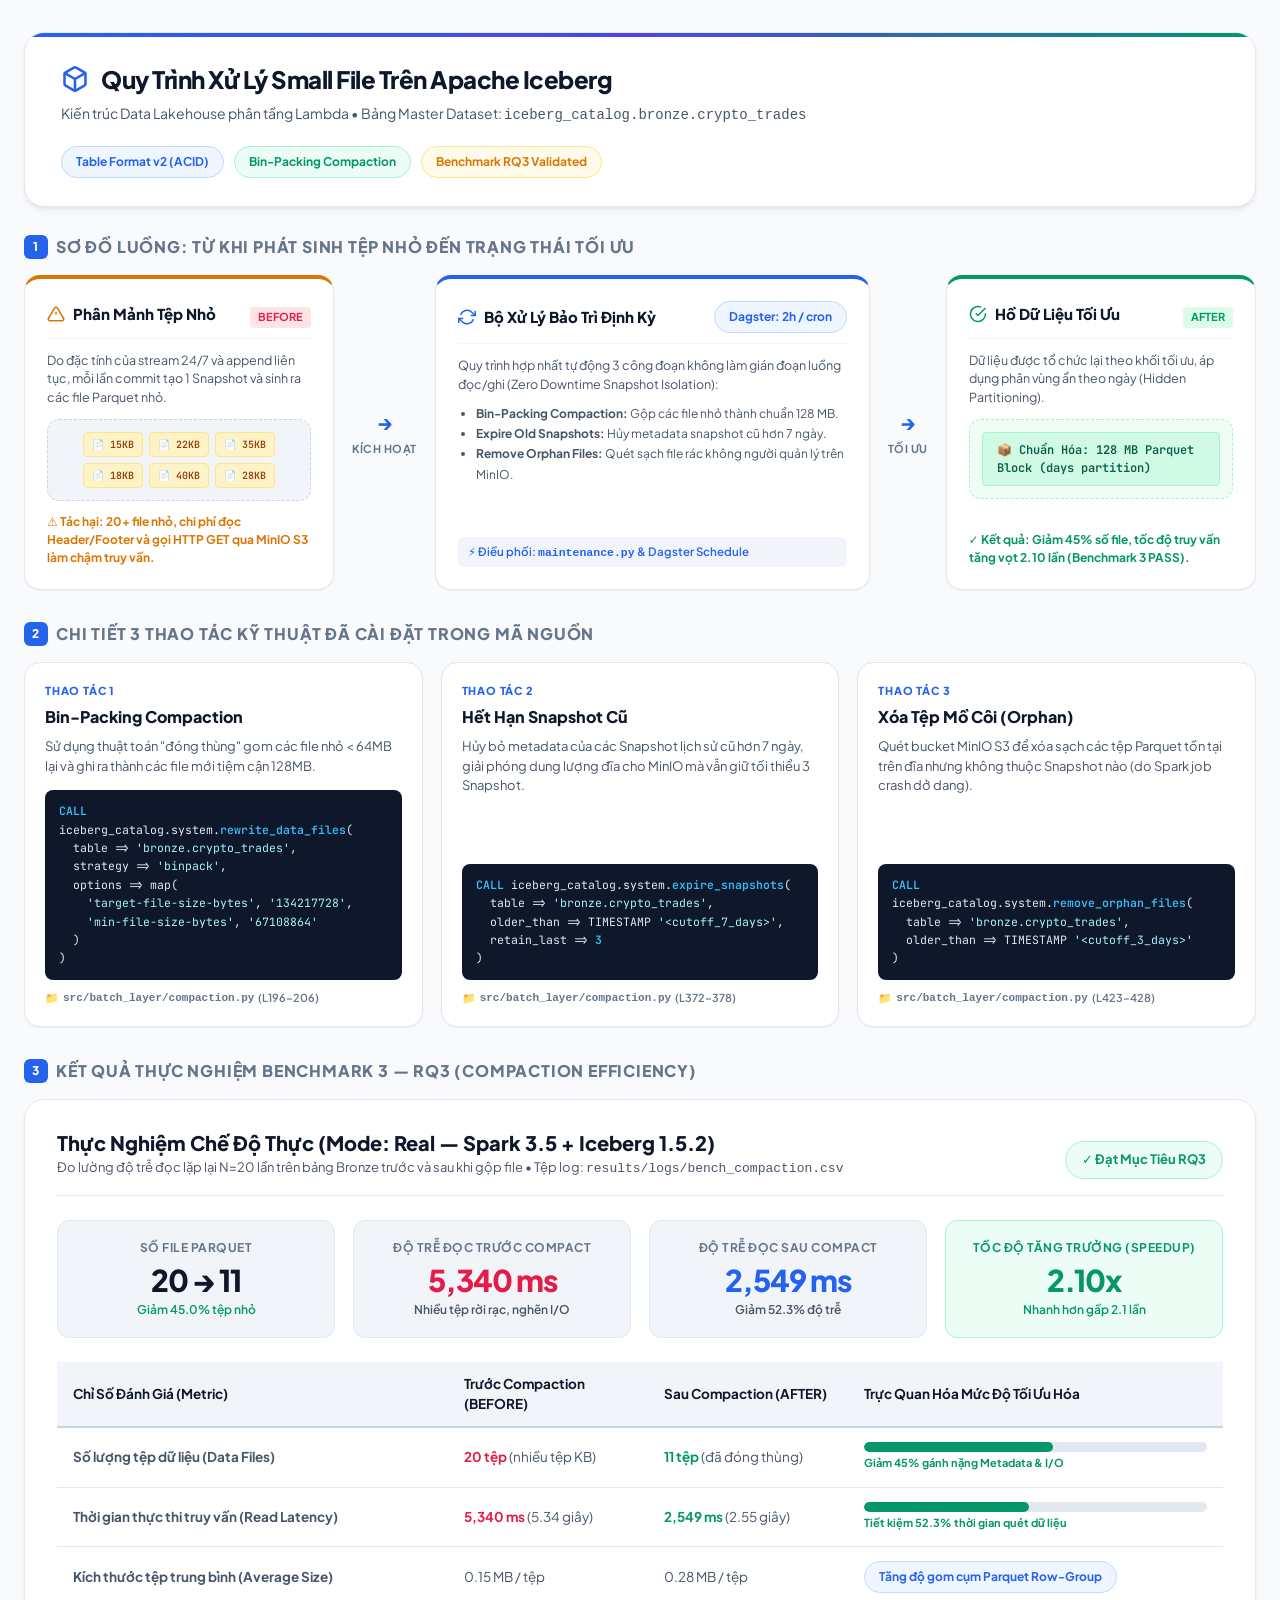
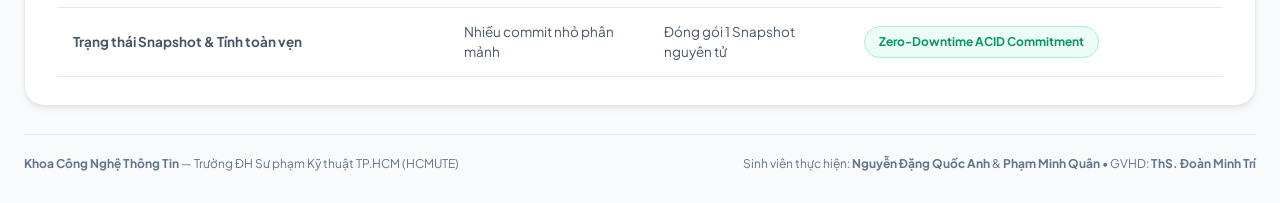
<file: report_materials/05_slide_va_giao_dien_thuyet_trinh/smallfile_diagram.html>
<!DOCTYPE html>
<html lang="vi">
<head>
<meta charset="UTF-8">
<meta name="viewport" content="width=device-width, initial-scale=1.0">
<title>Sơ Đồ Xử Lý Small File Trên Apache Iceberg — Data Lakehouse</title>
<link rel="preconnect" href="https://fonts.googleapis.com">
<link rel="preconnect" href="https://fonts.gstatic.com" crossorigin>
<link href="https://fonts.googleapis.com/css2?family=Plus+Jakarta+Sans:wght@400;500;600;700;800&family=JetBrains+Mono:wght@400;500;600&display=swap" rel="stylesheet">
<style>
  /* ══════════════════════════════════════════════════════
     RESET & LIGHT THEME DESIGN TOKENS
  ══════════════════════════════════════════════════════ */
  *, *::before, *::after { box-sizing: border-box; margin: 0; padding: 0; }
  
  :root {
    --bg-main: #F8FAFC;
    --bg-card: #FFFFFF;
    --bg-subtle: #F1F5F9;
    --bg-accent: #EFF6FF;
    
    --text-primary: #0F172A;
    --text-secondary: #475569;
    --text-muted: #64748B;
    --text-light: #94A3B8;

    --border-soft: #E2E8F0;
    --border-strong: #CBD5E1;

    --brand-blue: #2563EB;
    --brand-blue-light: #3B82F6;
    --brand-indigo: #4F46E5;
    --brand-emerald: #059669;
    --brand-emerald-light: #10B981;
    --brand-amber: #D97706;
    --brand-amber-light: #F59E0B;
    --brand-rose: #E11D48;

    --shadow-sm: 0 1px 2px 0 rgba(0, 0, 0, 0.05);
    --shadow-md: 0 4px 6px -1px rgba(0, 0, 0, 0.07), 0 2px 4px -2px rgba(0, 0, 0, 0.05);
    --shadow-lg: 0 10px 15px -3px rgba(0, 0, 0, 0.08), 0 4px 6px -4px rgba(0, 0, 0, 0.04);
    --shadow-glow: 0 0 20px rgba(37, 99, 235, 0.12);

    --radius-sm: 8px;
    --radius-md: 12px;
    --radius-lg: 16px;
    --radius-xl: 20px;
  }

  body {
    background-color: var(--bg-main);
    color: var(--text-primary);
    font-family: 'Plus Jakarta Sans', system-ui, -apple-system, sans-serif;
    line-height: 1.5;
    padding: 32px 24px;
    -webkit-font-smoothing: antialiased;
  }

  .container {
    max-width: 1240px;
    margin: 0 auto;
  }

  /* ══════════════════════════════════════════════════════
     HEADER SECTION
  ══════════════════════════════════════════════════════ */
  .header {
    background: var(--bg-card);
    border: 1px solid var(--border-soft);
    border-radius: var(--radius-xl);
    padding: 28px 36px;
    margin-bottom: 28px;
    box-shadow: var(--shadow-md);
    display: flex;
    justify-content: space-between;
    align-items: center;
    flex-wrap: wrap;
    gap: 20px;
    position: relative;
    overflow: hidden;
  }

  .header::before {
    content: '';
    position: absolute;
    top: 0; left: 0; right: 0;
    height: 4px;
    background: linear-gradient(90deg, var(--brand-blue), var(--brand-indigo), var(--brand-emerald));
  }

  .header-left h1 {
    font-size: 24px;
    font-weight: 800;
    color: var(--text-primary);
    letter-spacing: -0.5px;
    display: flex;
    align-items: center;
    gap: 12px;
  }

  .header-left p {
    font-size: 14px;
    color: var(--text-secondary);
    margin-top: 6px;
  }

  .badges-group {
    display: flex;
    gap: 10px;
    flex-wrap: wrap;
  }

  .badge {
    display: inline-flex;
    align-items: center;
    gap: 6px;
    font-size: 12px;
    font-weight: 700;
    padding: 6px 14px;
    border-radius: 9999px;
    border: 1px solid transparent;
  }

  .badge-blue { background: #EFF6FF; color: var(--brand-blue); border-color: #BFDBFE; }
  .badge-emerald { background: #ECFDF5; color: var(--brand-emerald); border-color: #A7F3D0; }
  .badge-amber { background: #FFFBEB; color: var(--brand-amber); border-color: #FDE68A; }

  /* ══════════════════════════════════════════════════════
     SECTION TITLES
  ══════════════════════════════════════════════════════ */
  .section-title {
    font-size: 16px;
    font-weight: 800;
    text-transform: uppercase;
    letter-spacing: 0.8px;
    color: var(--text-muted);
    margin-bottom: 16px;
    display: flex;
    align-items: center;
    gap: 8px;
  }

  .section-title span.number {
    background: var(--brand-blue);
    color: white;
    width: 24px;
    height: 24px;
    border-radius: 6px;
    display: inline-flex;
    align-items: center;
    justify-content: center;
    font-size: 12px;
    font-weight: 800;
  }

  /* ══════════════════════════════════════════════════════
     ARCHITECTURE & PROCESS FLOW DIAGRAM
  ══════════════════════════════════════════════════════ */
  .flow-grid {
    display: grid;
    grid-template-columns: 1fr auto 1.4fr auto 1fr;
    align-items: stretch;
    gap: 14px;
    margin-bottom: 32px;
  }

  .flow-connector {
    display: flex;
    flex-direction: column;
    align-items: center;
    justify-content: center;
    color: var(--brand-blue);
    font-weight: 800;
    font-size: 20px;
    padding: 0 4px;
  }

  .flow-connector span.label {
    font-size: 11px;
    font-weight: 700;
    color: var(--text-muted);
    text-transform: uppercase;
    letter-spacing: 0.5px;
    margin-top: 4px;
    white-space: nowrap;
  }

  .card-node {
    background: var(--bg-card);
    border: 1px solid var(--border-soft);
    border-radius: var(--radius-lg);
    padding: 22px;
    box-shadow: var(--shadow-sm);
    display: flex;
    flex-direction: column;
    justify-content: space-between;
    transition: transform 0.2s, box-shadow 0.2s;
  }

  .card-node:hover {
    transform: translateY(-2px);
    box-shadow: var(--shadow-md);
  }

  .node-header {
    display: flex;
    align-items: center;
    justify-content: space-between;
    margin-bottom: 12px;
    border-bottom: 1px solid var(--bg-subtle);
    padding-bottom: 10px;
  }

  .node-title {
    font-size: 15px;
    font-weight: 800;
    display: flex;
    align-items: center;
    gap: 8px;
  }

  .node-danger { border-top: 4px solid var(--brand-amber); }
  .node-primary { border-top: 4px solid var(--brand-blue); }
  .node-success { border-top: 4px solid var(--brand-emerald); }

  /* Visual files illustration */
  .files-visual {
    background: var(--bg-subtle);
    border: 1px dashed var(--border-strong);
    border-radius: var(--radius-md);
    padding: 12px;
    margin: 12px 0;
    display: flex;
    flex-wrap: wrap;
    gap: 6px;
    align-items: center;
    justify-content: center;
  }

  .file-chip {
    font-family: 'JetBrains Mono', monospace;
    font-size: 10px;
    font-weight: 600;
    padding: 4px 8px;
    border-radius: 4px;
    display: inline-flex;
    align-items: center;
    gap: 4px;
  }

  .file-small {
    background: #FEF3C7;
    color: #92400E;
    border: 1px solid #FDE68A;
  }

  .file-large {
    background: #D1FAE5;
    color: #065F46;
    border: 1px solid #A7F3D0;
    font-size: 12px;
    padding: 8px 14px;
    width: 100%;
    justify-content: center;
  }

  .node-desc {
    font-size: 12.5px;
    color: var(--text-secondary);
    line-height: 1.5;
  }

  .metric-tag {
    font-size: 11px;
    font-weight: 700;
    padding: 2px 8px;
    border-radius: 4px;
    margin-top: 6px;
    display: inline-block;
  }

  .tag-red { background: #FFE4E6; color: var(--brand-rose); }
  .tag-green { background: #DCFCE7; color: var(--brand-emerald); }

  /* ══════════════════════════════════════════════════════
     THE 3 MAINTENANCE OPERATIONS IN DEPTH
  ══════════════════════════════════════════════════════ */
  .operations-grid {
    display: grid;
    grid-template-columns: repeat(3, 1fr);
    gap: 18px;
    margin-bottom: 32px;
  }

  .op-card {
    background: var(--bg-card);
    border: 1px solid var(--border-soft);
    border-radius: var(--radius-lg);
    padding: 20px;
    box-shadow: var(--shadow-sm);
    display: flex;
    flex-direction: column;
  }

  .op-number {
    font-size: 11px;
    font-weight: 800;
    color: var(--brand-blue);
    text-transform: uppercase;
    letter-spacing: 0.8px;
    margin-bottom: 6px;
  }

  .op-title {
    font-size: 16px;
    font-weight: 800;
    color: var(--text-primary);
    margin-bottom: 8px;
  }

  .op-desc {
    font-size: 13px;
    color: var(--text-secondary);
    margin-bottom: 14px;
    flex-grow: 1;
  }

  .code-block {
    background: #0F172A;
    color: #E2E8F0;
    font-family: 'JetBrains Mono', monospace;
    font-size: 11.5px;
    padding: 12px 14px;
    border-radius: var(--radius-sm);
    overflow-x: auto;
    line-height: 1.6;
    margin-bottom: 10px;
  }

  .code-keyword { color: #38BDF8; font-weight: 600; }
  .code-string { color: #A5F3FC; }
  .code-comment { color: #64748B; font-style: italic; }

  .code-location {
    font-size: 11px;
    font-weight: 600;
    color: var(--text-muted);
    display: flex;
    align-items: center;
    gap: 4px;
  }

  /* ══════════════════════════════════════════════════════
     BENCHMARK 3 RESULTS SHOWCASE (RQ3)
  ══════════════════════════════════════════════════════ */
  .benchmark-container {
    background: var(--bg-card);
    border: 1px solid var(--border-soft);
    border-radius: var(--radius-xl);
    padding: 28px 32px;
    box-shadow: var(--shadow-md);
    margin-bottom: 28px;
  }

  .bench-header {
    display: flex;
    justify-content: space-between;
    align-items: flex-end;
    margin-bottom: 24px;
    border-bottom: 1px solid var(--border-soft);
    padding-bottom: 16px;
    flex-wrap: wrap;
    gap: 12px;
  }

  .bench-header h2 {
    font-size: 20px;
    font-weight: 800;
    color: var(--text-primary);
  }

  .bench-header p {
    font-size: 13px;
    color: var(--text-secondary);
  }

  .metrics-summary-grid {
    display: grid;
    grid-template-columns: repeat(4, 1fr);
    gap: 18px;
    margin-bottom: 24px;
  }

  .metric-box {
    background: var(--bg-subtle);
    border: 1px solid var(--border-soft);
    border-radius: var(--radius-md);
    padding: 18px 20px;
    text-align: center;
  }

  .metric-box.highlight {
    background: #ECFDF5;
    border-color: #A7F3D0;
  }

  .metric-label {
    font-size: 12px;
    font-weight: 700;
    color: var(--text-muted);
    text-transform: uppercase;
    letter-spacing: 0.5px;
    margin-bottom: 8px;
  }

  .metric-value {
    font-size: 30px;
    font-weight: 800;
    color: var(--text-primary);
    letter-spacing: -1px;
    line-height: 1;
  }

  .metric-value.green { color: var(--brand-emerald); }
  .metric-value.blue { color: var(--brand-blue); }

  .metric-sub {
    font-size: 12px;
    color: var(--text-secondary);
    margin-top: 6px;
    font-weight: 600;
  }

  /* Comparison Visual Bars */
  .comp-table-wrap {
    overflow-x: auto;
  }

  table.comp-table {
    width: 100%;
    border-collapse: collapse;
    font-size: 13.5px;
  }

  table.comp-table th {
    background: var(--bg-subtle);
    color: var(--text-primary);
    font-weight: 700;
    padding: 12px 16px;
    text-align: left;
    border-bottom: 2px solid var(--border-strong);
  }

  table.comp-table td {
    padding: 14px 16px;
    border-bottom: 1px solid var(--border-soft);
    color: var(--text-secondary);
  }

  table.comp-table tr:hover td {
    background: var(--bg-accent);
  }

  .progress-track {
    background: var(--border-soft);
    height: 10px;
    border-radius: 9999px;
    overflow: hidden;
    width: 100%;
    position: relative;
  }

  .progress-fill-red { background: var(--brand-rose); height: 100%; border-radius: 9999px; }
  .progress-fill-green { background: var(--brand-emerald); height: 100%; border-radius: 9999px; }

  /* ══════════════════════════════════════════════════════
     FOOTER / META
  ══════════════════════════════════════════════════════ */
  .footer {
    display: flex;
    justify-content: space-between;
    align-items: center;
    font-size: 12px;
    color: var(--text-muted);
    border-top: 1px solid var(--border-soft);
    padding-top: 20px;
    flex-wrap: wrap;
    gap: 12px;
  }

  @media (max-width: 992px) {
    .flow-grid { grid-template-columns: 1fr; }
    .flow-connector { transform: rotate(90deg); margin: 8px 0; }
    .operations-grid { grid-template-columns: 1fr; }
    .metrics-summary-grid { grid-template-columns: repeat(2, 1fr); }
  }
</style>
</head>
<body>

<div class="container">

  <!-- ════════════════ HEADER ════════════════ -->
  <header class="header">
    <div class="header-left">
      <h1>
        <svg width="28" height="28" viewBox="0 0 24 24" fill="none" stroke="currentColor" stroke-width="2.2" stroke-linecap="round" stroke-linejoin="round" style="color:var(--brand-blue)"><path d="M21 16V8a2 2 0 0 0-1-1.73l-7-4a2 2 0 0 0-2 0l-7 4A2 2 0 0 0 3 8v8a2 2 0 0 0 1 1.73l7 4a2 2 0 0 0 2 0l7-4A2 2 0 0 0 21 16z"></path><polyline points="3.27 6.96 12 12.01 20.73 6.96"></polyline><line x1="12" y1="22.08" x2="12" y2="12"></line></svg>
        Quy Trình Xử Lý Small File Trên Apache Iceberg
      </h1>
      <p>Kiến trúc Data Lakehouse phân tầng Lambda • Bảng Master Dataset: <code>iceberg_catalog.bronze.crypto_trades</code></p>
    </div>
    <div class="badges-group">
      <span class="badge badge-blue">Table Format v2 (ACID)</span>
      <span class="badge badge-emerald">Bin-Packing Compaction</span>
      <span class="badge badge-amber">Benchmark RQ3 Validated</span>
    </div>
  </header>

  <!-- ════════════════ SECTION 1: ARCHITECTURE FLOW ════════════════ -->
  <div class="section-title">
    <span class="number">1</span>
    Sơ Đồ Luồng: Từ Khi Phát Sinh Tệp Nhỏ Đến Trạng Thái Tối Ưu
  </div>

  <div class="flow-grid">
    
    <!-- NODE 1: Small File Problem -->
    <div class="card-node node-danger">
      <div>
        <div class="node-header">
          <span class="node-title">
            <svg width="18" height="18" viewBox="0 0 24 24" fill="none" stroke="currentColor" stroke-width="2" style="color:var(--brand-amber)"><path d="M10.29 3.86L1.82 18a2 2 0 0 0 1.71 3h16.94a2 2 0 0 0 1.71-3L13.71 3.86a2 2 0 0 0-3.42 0z"></path><line x1="12" y1="9" x2="12" y2="13"></line><line x1="12" y1="17" x2="12.01" y2="17"></line></svg>
            Phân Mảnh Tệp Nhỏ
          </span>
          <span class="metric-tag tag-red">BEFORE</span>
        </div>
        <p class="node-desc">
          Do đặc tính của stream 24/7 và append liên tục, mỗi lần commit tạo 1 Snapshot và sinh ra các file Parquet nhỏ.
        </p>
        <div class="files-visual">
          <span class="file-chip file-small">📄 15KB</span>
          <span class="file-chip file-small">📄 22KB</span>
          <span class="file-chip file-small">📄 35KB</span>
          <span class="file-chip file-small">📄 18KB</span>
          <span class="file-chip file-small">📄 40KB</span>
          <span class="file-chip file-small">📄 28KB</span>
        </div>
      </div>
      <div>
        <div style="font-size:12px; font-weight:700; color:var(--brand-amber);">
          ⚠️ Tác hại: 20+ file nhỏ, chi phí đọc Header/Footer và gọi HTTP GET qua MinIO S3 làm chậm truy vấn.
        </div>
      </div>
    </div>

    <!-- CONNECTOR 1 -->
    <div class="flow-connector">
      →
      <span class="label">Kích hoạt</span>
    </div>

    <!-- NODE 2: Pipeline Maintenance -->
    <div class="card-node node-primary">
      <div>
        <div class="node-header">
          <span class="node-title">
            <svg width="18" height="18" viewBox="0 0 24 24" fill="none" stroke="currentColor" stroke-width="2" style="color:var(--brand-blue)"><polyline points="23 4 23 10 17 10"></polyline><polyline points="1 20 1 14 7 14"></polyline><path d="M3.51 9a9 9 0 0 1 14.85-3.36L23 10M1 14l4.64 4.36A9 9 0 0 0 20.49 15"></path></svg>
            Bộ Xử Lý Bảo Trì Định Kỳ
          </span>
          <span class="badge badge-blue">Dagster: 2h / cron</span>
        </div>
        <p class="node-desc">
          Quy trình hợp nhất tự động 3 công đoạn không làm gián đoạn luồng đọc/ghi (Zero Downtime Snapshot Isolation):
        </p>
        <ul style="font-size:12px; color:var(--text-secondary); margin: 10px 0 10px 18px; line-height:1.7;">
          <li><strong>Bin-Packing Compaction:</strong> Gộp các file nhỏ thành chuẩn 128 MB.</li>
          <li><strong>Expire Old Snapshots:</strong> Hủy metadata snapshot cũ hơn 7 ngày.</li>
          <li><strong>Remove Orphan Files:</strong> Quét sạch file rác không người quản lý trên MinIO.</li>
        </ul>
      </div>
      <div>
        <div style="font-size:11.5px; background:var(--bg-subtle); padding:6px 10px; border-radius:6px; font-weight:600; color:var(--brand-blue);">
          ⚡ Điều phối: <code>maintenance.py</code> & Dagster Schedule
        </div>
      </div>
    </div>

    <!-- CONNECTOR 2 -->
    <div class="flow-connector">
      →
      <span class="label">Tối ưu</span>
    </div>

    <!-- NODE 3: Optimized Table -->
    <div class="card-node node-success">
      <div>
        <div class="node-header">
          <span class="node-title">
            <svg width="18" height="18" viewBox="0 0 24 24" fill="none" stroke="currentColor" stroke-width="2" style="color:var(--brand-emerald)"><path d="M22 11.08V12a10 10 0 1 1-5.93-9.14"></path><polyline points="22 4 12 14.01 9 11.01"></polyline></svg>
            Hồ Dữ Liệu Tối Ưu
          </span>
          <span class="metric-tag tag-green">AFTER</span>
        </div>
        <p class="node-desc">
          Dữ liệu được tổ chức lại theo khối tối ưu, áp dụng phân vùng ẩn theo ngày (Hidden Partitioning).
        </p>
        <div class="files-visual" style="border-color: #A7F3D0; background: #F0FDF4;">
          <span class="file-chip file-large">
            📦 Chuẩn Hóa: 128 MB Parquet Block (days partition)
          </span>
        </div>
      </div>
      <div>
        <div style="font-size:12px; font-weight:700; color:var(--brand-emerald);">
          ✓ Kết quả: Giảm 45% số file, tốc độ truy vấn tăng vọt 2.10 lần (Benchmark 3 PASS).
        </div>
      </div>
    </div>

  </div>

  <!-- ════════════════ SECTION 2: 3 CORE OPERATIONS IN CODE ════════════════ -->
  <div class="section-title">
    <span class="number">2</span>
    Chi Tiết 3 Thao Tác Kỹ Thuật Đã Cài Đặt Trong Mã Nguồn
  </div>

  <div class="operations-grid">

    <!-- OP 1: Bin-Packing -->
    <div class="op-card">
      <div class="op-number">Thao Tác 1</div>
      <div class="op-title">Bin-Packing Compaction</div>
      <p class="op-desc">
        Sử dụng thuật toán "đóng thùng" gom các file nhỏ &lt; 64MB lại và ghi ra thành các file mới tiệm cận 128MB.
      </p>
      <div class="code-block">
        <span class="code-keyword">CALL</span> iceberg_catalog.system.<span class="code-keyword">rewrite_data_files</span>(<br>
        &nbsp;&nbsp;table =&gt; <span class="code-string">'bronze.crypto_trades'</span>,<br>
        &nbsp;&nbsp;strategy =&gt; <span class="code-string">'binpack'</span>,<br>
        &nbsp;&nbsp;options =&gt; map(<br>
        &nbsp;&nbsp;&nbsp;&nbsp;<span class="code-string">'target-file-size-bytes'</span>, <span class="code-string">'134217728'</span>,<br>
        &nbsp;&nbsp;&nbsp;&nbsp;<span class="code-string">'min-file-size-bytes'</span>, <span class="code-string">'67108864'</span><br>
        &nbsp;&nbsp;)<br>
        )
      </div>
      <div class="code-location">
        📁 <code>src/batch_layer/compaction.py</code> (L196–206)
      </div>
    </div>

    <!-- OP 2: Expire Snapshots -->
    <div class="op-card">
      <div class="op-number">Thao Tác 2</div>
      <div class="op-title">Hết Hạn Snapshot Cũ</div>
      <p class="op-desc">
        Hủy bỏ metadata của các Snapshot lịch sử cũ hơn 7 ngày, giải phóng dung lượng đĩa cho MinIO mà vẫn giữ tối thiểu 3 Snapshot.
      </p>
      <div class="code-block">
        <span class="code-keyword">CALL</span> iceberg_catalog.system.<span class="code-keyword">expire_snapshots</span>(<br>
        &nbsp;&nbsp;table =&gt; <span class="code-string">'bronze.crypto_trades'</span>,<br>
        &nbsp;&nbsp;older_than =&gt; TIMESTAMP <span class="code-string">'&lt;cutoff_7_days&gt;'</span>,<br>
        &nbsp;&nbsp;retain_last =&gt; <span class="code-keyword">3</span><br>
        )
      </div>
      <div class="code-location">
        📁 <code>src/batch_layer/compaction.py</code> (L372–378)
      </div>
    </div>

    <!-- OP 3: Remove Orphan Files -->
    <div class="op-card">
      <div class="op-number">Thao Tác 3</div>
      <div class="op-title">Xóa Tệp Mồ Côi (Orphan)</div>
      <p class="op-desc">
        Quét bucket MinIO S3 để xóa sạch các tệp Parquet tồn tại trên đĩa nhưng không thuộc Snapshot nào (do Spark job crash dở dang).
      </p>
      <div class="code-block">
        <span class="code-keyword">CALL</span> iceberg_catalog.system.<span class="code-keyword">remove_orphan_files</span>(<br>
        &nbsp;&nbsp;table =&gt; <span class="code-string">'bronze.crypto_trades'</span>,<br>
        &nbsp;&nbsp;older_than =&gt; TIMESTAMP <span class="code-string">'&lt;cutoff_3_days&gt;'</span><br>
        )
      </div>
      <div class="code-location">
        📁 <code>src/batch_layer/compaction.py</code> (L423–428)
      </div>
    </div>

  </div>

  <!-- ════════════════ SECTION 3: BENCHMARK 3 RESULTS ════════════════ -->
  <div class="section-title">
    <span class="number">3</span>
    Kết Quả Thực Nghiệm Benchmark 3 — RQ3 (Compaction Efficiency)
  </div>

  <div class="benchmark-container">
    <div class="bench-header">
      <div>
        <h2>Thực Nghiệm Chế Độ Thực (Mode: Real — Spark 3.5 + Iceberg 1.5.2)</h2>
        <p>Đo lường độ trễ đọc lặp lại N=20 lần trên bảng Bronze trước và sau khi gộp file • Tệp log: <code>results/logs/bench_compaction.csv</code></p>
      </div>
      <span class="badge badge-emerald" style="font-size:13px; padding:8px 16px;">
        ✓ Đạt Mục Tiêu RQ3
      </span>
    </div>

    <!-- Top Metric Cards -->
    <div class="metrics-summary-grid">
      <div class="metric-box">
        <div class="metric-label">Số File Parquet</div>
        <div class="metric-value">20 → 11</div>
        <div class="metric-sub" style="color:var(--brand-emerald);">Giảm 45.0% tệp nhỏ</div>
      </div>
      <div class="metric-box">
        <div class="metric-label">Độ Trễ Đọc Trước Compact</div>
        <div class="metric-value" style="color:var(--brand-rose);">5,340 ms</div>
        <div class="metric-sub">Nhiều tệp rời rạc, nghẽn I/O</div>
      </div>
      <div class="metric-box">
        <div class="metric-label">Độ Trễ Đọc Sau Compact</div>
        <div class="metric-value blue">2,549 ms</div>
        <div class="metric-sub">Giảm 52.3% độ trễ</div>
      </div>
      <div class="metric-box highlight">
        <div class="metric-label" style="color:var(--brand-emerald);">Tốc Độ Tăng Trưởng (Speedup)</div>
        <div class="metric-value green">2.10x</div>
        <div class="metric-sub" style="color:var(--brand-emerald);">Nhanh hơn gấp 2.1 lần</div>
      </div>
    </div>

    <!-- Visual Comparison Table -->
    <div class="comp-table-wrap">
      <table class="comp-table">
        <thead>
          <tr>
            <th>Chỉ Số Đánh Giá (Metric)</th>
            <th style="width: 200px;">Trước Compaction (BEFORE)</th>
            <th style="width: 200px;">Sau Compaction (AFTER)</th>
            <th>Trực Quan Hóa Mức Độ Tối Ưu Hóa</th>
          </tr>
        </thead>
        <tbody>
          <tr>
            <td><strong>Số lượng tệp dữ liệu (Data Files)</strong></td>
            <td><strong style="color:var(--brand-rose);">20 tệp</strong> (nhiều tệp KB)</td>
            <td><strong style="color:var(--brand-emerald);">11 tệp</strong> (đã đóng thùng)</td>
            <td>
              <div class="progress-track">
                <div class="progress-fill-green" style="width: 55%;"></div>
              </div>
              <span style="font-size:11px; color:var(--brand-emerald); font-weight:700;">Giảm 45% gánh nặng Metadata & I/O</span>
            </td>
          </tr>
          <tr>
            <td><strong>Thời gian thực thi truy vấn (Read Latency)</strong></td>
            <td><strong style="color:var(--brand-rose);">5,340 ms</strong> (5.34 giây)</td>
            <td><strong style="color:var(--brand-emerald);">2,549 ms</strong> (2.55 giây)</td>
            <td>
              <div class="progress-track">
                <div class="progress-fill-green" style="width: 48%;"></div>
              </div>
              <span style="font-size:11px; color:var(--brand-emerald); font-weight:700;">Tiết kiệm 52.3% thời gian quét dữ liệu</span>
            </td>
          </tr>
          <tr>
            <td><strong>Kích thước tệp trung bình (Average Size)</strong></td>
            <td>0.15 MB / tệp</td>
            <td>0.28 MB / tệp</td>
            <td>
              <span class="badge badge-blue">Tăng độ gom cụm Parquet Row-Group</span>
            </td>
          </tr>
          <tr>
            <td><strong>Trạng thái Snapshot & Tính toàn vẹn</strong></td>
            <td>Nhiều commit nhỏ phân mảnh</td>
            <td>Đóng gói 1 Snapshot nguyên tử</td>
            <td>
              <span class="badge badge-emerald">Zero-Downtime ACID Commitment</span>
            </td>
          </tr>
        </tbody>
      </table>
    </div>
  </div>

  <!-- ════════════════ FOOTER ════════════════ -->
  <footer class="footer">
    <div>
      <strong>Khoa Công Nghệ Thông Tin</strong> — Trường ĐH Sư phạm Kỹ thuật TP.HCM (HCMUTE)
    </div>
    <div>
      Sinh viên thực hiện: <strong>Nguyễn Đặng Quốc Anh</strong> & <strong>Phạm Minh Quân</strong> • GVHD: <strong>ThS. Đoàn Minh Trí</strong>
    </div>
  </footer>

</div>

</body>
</html>
</file>
